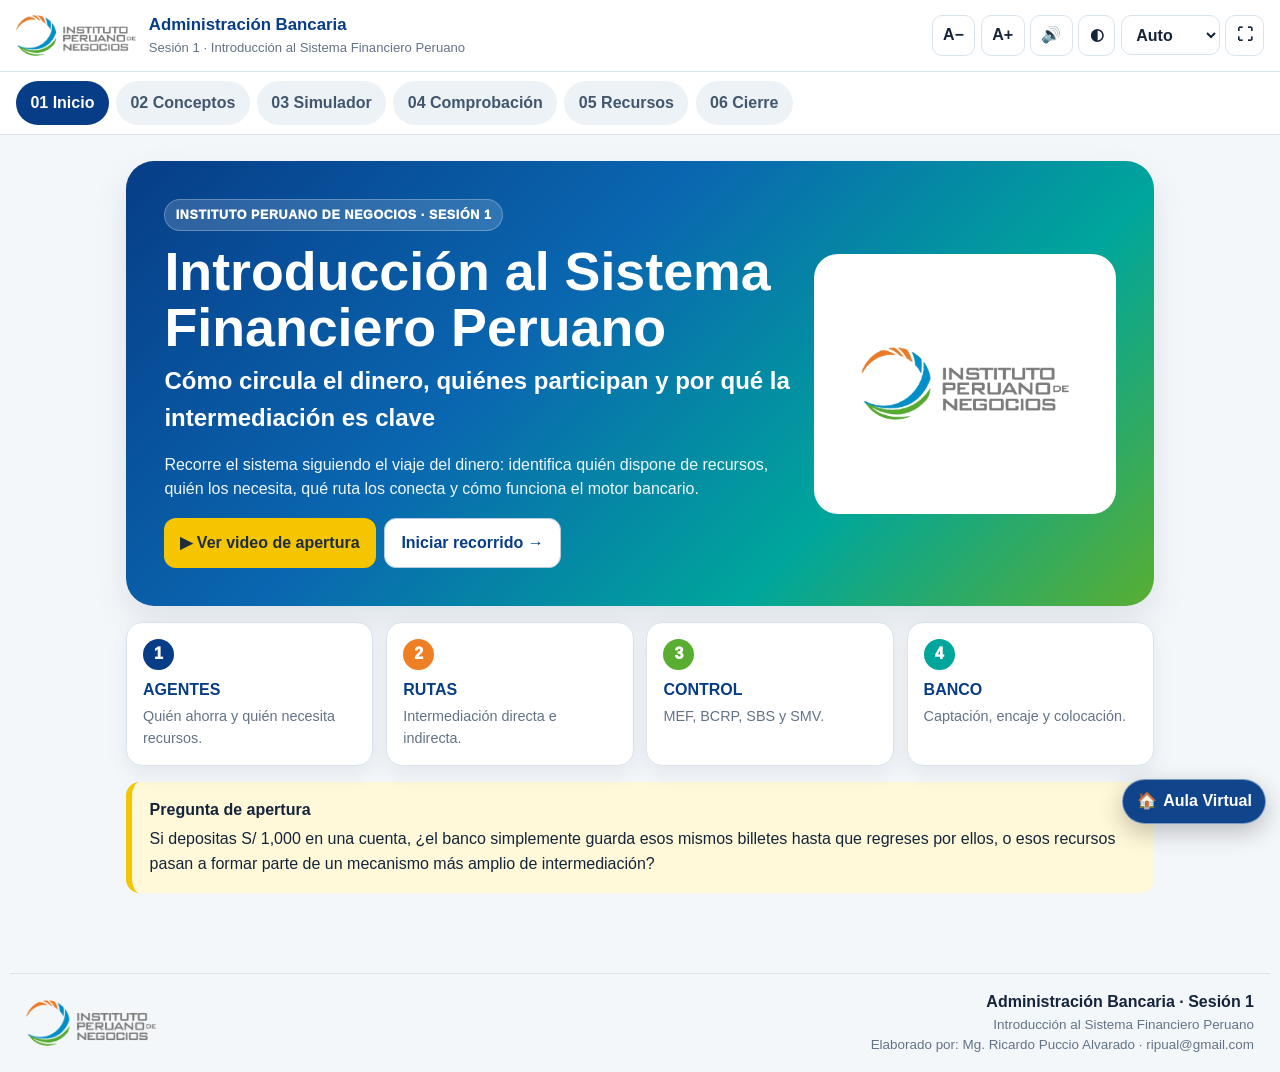
<file: sesion-1/index.html>
﻿<!doctype html>
<html lang="es">
<head>
  <!-- Google tag (gtag.js) -->
  <script async src="https://www.googletagmanager.com/gtag/js?id=G-WSHVF45JFJ"></script>
  <script>
    window.dataLayer = window.dataLayer || [];
    function gtag(){dataLayer.push(arguments);}
    gtag('js', new Date());
    gtag('config', 'G-WSHVF45JFJ');
  </script>
<meta charset="utf-8">
<meta name="viewport" content="width=device-width,initial-scale=1">
<title>Administración Bancaria · Sesión 1 · Instituto Peruano de Negocios</title>
<link rel="stylesheet" href="styles.css">
</head>
<body>
<div class="app-shell">
<header class="topbar">
  <!-- Google tag (gtag.js) -->
  <script async src="https://www.googletagmanager.com/gtag/js?id=G-WSHVF45JFJ"></script>
  <script>
    window.dataLayer = window.dataLayer || [];
    function gtag(){dataLayer.push(arguments);}
    gtag('js', new Date());
    gtag('config', 'G-WSHVF45JFJ');
  </script>
  <div class="brand"><img src="assets/logo_ipn.png" alt="Instituto Peruano de Negocios"><div><strong>Administración Bancaria</strong><span>Sesión 1 · Introducción al Sistema Financiero Peruano</span></div></div>
  <div class="utility">
    <button id="fontMinus" title="Reducir texto">A−</button><button id="fontPlus" title="Aumentar texto">A+</button>
    <button id="soundBtn" title="Sonidos de confirmación">🔊</button><button id="themeBtn" title="Cambiar modo claro / oscuro" aria-pressed="false">◐</button>
    <select id="layoutSelect" title="Modo aula"><option value="auto">Auto</option><option value="16x9">16:9</option><option value="4x3">4:3</option><option value="normal">Normal</option></select>
    <button id="fullBtn" title="Pantalla completa">⛶</button>
  </div>
</header>
<nav class="main-nav" aria-label="Ruta de aprendizaje">
  <button class="nav-item active" data-go="inicio">01 Inicio</button>
  <button class="nav-item" data-go="conceptos">02 Conceptos</button>
  <button class="nav-item" data-go="simulador">03 Simulador</button>
  <button class="nav-item" data-go="comprobacion">04 Comprobación</button>
  <button class="nav-item" data-go="recursos">05 Recursos</button>
  <button class="nav-item" data-go="cierre">06 Cierre</button>
</nav>
<main>
<section class="section active" id="inicio">
  <div class="hero">
    <div class="hero-copy">
      <span class="eyebrow">INSTITUTO PERUANO DE NEGOCIOS · SESIÓN 1</span>
      <h1>Introducción al Sistema Financiero Peruano</h1>
      <h2>Cómo circula el dinero, quiénes participan y por qué la intermediación es clave</h2>
      <p>Recorre el sistema siguiendo el viaje del dinero: identifica quién dispone de recursos, quién los necesita, qué ruta los conecta y cómo funciona el motor bancario.</p>
      <div class="actions"><button class="btn primary" data-open-resource="video-main">▶ Ver video de apertura</button><button class="btn secondary" data-go="conceptos">Iniciar recorrido →</button></div>
    </div>
    <div class="hero-logo"><img src="assets/logo_ipn.png" alt="Instituto Peruano de Negocios"></div>
  </div>
  <div class="opening-grid">
    <div class="opening-card"><span>1</span><strong>AGENTES</strong><p>Quién ahorra y quién necesita recursos.</p></div>
    <div class="opening-card"><span>2</span><strong>RUTAS</strong><p>Intermediación directa e indirecta.</p></div>
    <div class="opening-card"><span>3</span><strong>CONTROL</strong><p>MEF, BCRP, SBS y SMV.</p></div>
    <div class="opening-card"><span>4</span><strong>BANCO</strong><p>Captación, encaje y colocación.</p></div>
  </div>
  <div class="callout"><strong>Pregunta de apertura</strong><p>Si depositas S/ 1,000 en una cuenta, ¿el banco simplemente guarda esos mismos billetes hasta que regreses por ellos, o esos recursos pasan a formar parte de un mecanismo más amplio de intermediación?</p></div>
</section>

<section class="section" id="conceptos">
  <div class="section-head"><div><span class="eyebrow dark">CONCEPTOS ESENCIALES</span><h2>Cuatro tarjetas para construir el mapa</h2><p>Pasa el mouse sobre una tarjeta para verla girar. Haz clic o tócala para abrir el contenido ampliado.</p></div><span class="badge" id="conceptProgress">0 / 4 revisadas</span></div>
  <div class="concept-grid" id="conceptGrid"></div>
</section>

<section class="section" id="simulador">
  <div class="section-head"><div><span class="eyebrow dark">SIMULADOR · SIGUE EL DINERO</span><h2>De los S/ 1,000 de Ana a una decisión de financiamiento</h2><p>Cada paso incluye apoyo visual y, cuando aporta valor, un extracto de audio antes de la pregunta.</p></div><span class="badge" id="simProgress">0 / 5 decisiones</span></div>
  <div class="route-map" id="routeMap">
    <div class="route-node" id="node-ana">Ana<br><small>S/ 1,000</small></div><span>→</span>
    <div class="route-node" id="node-banco">Banco<br><small>captación / reserva</small></div><span>→</span>
    <div class="route-node" id="node-empresa">Talleres Horizonte<br><small>crédito</small></div><span>⇄</span>
    <div class="route-node" id="node-mercado">Mercado de valores<br><small>ruta alternativa</small></div>
  </div>
  <div id="simHost"></div>
  <div class="what-wrap hidden" id="whatWrap">
    <div class="section-subhead"><div><span class="eyebrow dark">EXPLORADOR DE ESCENARIOS</span><h3>¿Qué pasaría si...?</h3><p>Activa una o varias condiciones. No hay una sola combinación correcta: el objetivo es interpretar qué cambia y qué no.</p></div></div>
    <div class="what-options">
      <label><input type="checkbox" value="A"> <strong>A</strong><span>Aumentan los depósitos de los ahorristas.</span></label>
      <label><input type="checkbox" value="B"> <strong>B</strong><span>El banco mantiene una reserva de liquidez mayor.</span></label>
      <label><input type="checkbox" value="C"> <strong>C</strong><span>Talleres Horizonte busca financiamiento mediante valores.</span></label>
    </div>
    <div class="actions"><button class="btn primary" id="analyzeScenario" disabled>Analizar combinación</button><button class="btn ghost" id="clearScenario" disabled>Limpiar</button></div>
    <div id="scenarioResult"></div>
    <div class="detect-card"><div><span class="eyebrow dark">DETECTA EL ERROR</span><h3>Una afirmación parece sencilla, pero es incompleta</h3></div><div id="detectHost"></div></div>
  </div>
</section>

<section class="section" id="comprobacion">
  <div class="section-head"><div><span class="eyebrow dark">COMPROBACIÓN INDIVIDUAL</span><h2>Seis preguntas para verificar comprensión</h2><p>Las preguntas y alternativas se presentan en orden aleatorio. Si fallas el primer intento, tendrás un segundo. Tras un segundo error se activa la Ruta correcta.</p></div><span class="badge" id="quizBadge">Pregunta 1 / 6</span></div>
  <div class="quiz-progress"><span id="quizBar"></span></div>
  <div id="quizHost"></div>
  <div class="score-card hidden" id="scoreCard"><span class="eyebrow dark">RESULTADO</span><h2 id="scoreTitle"></h2><p id="scoreText"></p><button class="btn secondary" id="restartQuiz">Volver a comprobar</button></div>
</section>

<section class="section" id="recursos">
  <div class="section-head"><div><span class="eyebrow dark">RECURSOS DE LA SESIÓN</span><h2>Abre cada material sin salir del programa</h2><p>Todos los recursos se visualizan en una ventana interna y pueden ampliarse. Los materiales visuales incorporan Leer, Explicar, Pausar, Continuar y Detener.</p></div></div>
  <div class="resource-grid" id="resourceGrid"></div>
</section>

<section class="section" id="cierre">
  <div class="closing-card closing-report">
    <span class="eyebrow">CIERRE · INFORME DE SÍNTESIS</span>
    <h2>Comprender el sistema antes de memorizarlo</h2>
    <p class="closing-lead">La sesión deja una idea central: el sistema financiero no es una lista de bancos, siglas o productos. Es un circuito que conecta excedentes con necesidades de financiamiento, mediante rutas distintas y bajo funciones de regulación, supervisión y estabilidad.</p>
    <div class="closing-report-grid">
      <div><strong>1. Actores</strong><p>Primero identifica quién dispone de recursos y quién los necesita. Esa relación explica la lógica del mercado financiero.</p></div>
      <div><strong>2. Rutas</strong><p>Si una entidad financiera capta y coloca recursos, hablamos de intermediación indirecta. Si inversionistas adquieren valores del emisor, la ruta es directa.</p></div>
      <div><strong>3. Motor bancario</strong><p>Captación, encaje o reserva y colocación forman una secuencia. El depósito representa una obligación para el banco; el préstamo, un derecho de cobro.</p></div>
      <div><strong>4. Control</strong><p>MEF, BCRP, SBS y SMV cumplen funciones distintas. Comprender el ámbito de cada uno evita memorizar siglas sin criterio.</p></div>
    </div>
    <div class="closing-flow"><span>¿Quién tiene recursos?</span><b>→</b><span>¿Quién los necesita?</span><b>→</b><span>¿Qué ruta los conecta?</span><b>→</b><span>¿Qué institución u organismo interviene?</span></div>
    <figure class="closing-infographic" data-open-resource="infographic"><img src="assets/infografia_sistema_financiero_limpia.png" alt="Síntesis visual del Sistema Financiero Peruano"><figcaption>Haz clic en la infografía para ampliarla y utilizar Leer / Explicar.</figcaption></figure>
    <div class="closing-conclusion"><strong>Conclusión final</strong><p>Una decisión financiera se interpreta mejor cuando se sigue el recorrido del dinero. Antes de concluir, conviene separar actor, ruta, instrumento y función institucional. Esa lectura permite distinguir captación de colocación, operación pasiva de activa e intermediación indirecta de directa, y convierte conceptos aislados en un mapa coherente del Sistema Financiero Peruano.</p></div>
    <div class="actions"><button class="btn secondary" data-open-resource="infographic">Ver síntesis visual ampliada</button><button class="btn secondary" data-go="recursos">Abrir recursos</button></div>
  </div>
</section>
</main>
<footer class="program-footer"><img src="assets/logo_ipn.png" alt="Instituto Peruano de Negocios"><div><strong>Administración Bancaria · Sesión 1</strong><span>Introducción al Sistema Financiero Peruano</span><span>Elaborado por: Mg. Ricardo Puccio Alvarado · ripual@gmail.com</span></div></footer>
</div>
<button id="aulaHomeBtn" class="aula-home-btn" type="button" title="Volver al Aula Virtual" aria-label="Volver al Aula Virtual">🏠 <span>Aula Virtual</span></button>

<dialog class="modal" id="conceptModal">
  <div class="modal-shell concept-shell">
    <header class="modal-header">
  <!-- Google tag (gtag.js) -->
  <script async src="https://www.googletagmanager.com/gtag/js?id=G-WSHVF45JFJ"></script>
  <script>
    window.dataLayer = window.dataLayer || [];
    function gtag(){dataLayer.push(arguments);}
    gtag('js', new Date());
    gtag('config', 'G-WSHVF45JFJ');
  </script><div><span class="modal-kicker" id="conceptKicker"></span><h2 id="conceptTitle"></h2></div><button class="modal-close" data-close="conceptModal" aria-label="Cerrar">×</button></header>
    <div class="modal-scroll" id="conceptBody"></div>
    <footer class="modal-footer"><div class="modal-nav"><button id="prevConcept">← Anterior</button><span id="conceptCounter"></span><button id="nextConcept">Siguiente →</button></div></footer>
  </div>
</dialog>

<dialog class="modal" id="resourceModal">
  <div class="modal-shell resource-shell" id="resourceShell">
    <header class="modal-header">
  <!-- Google tag (gtag.js) -->
  <script async src="https://www.googletagmanager.com/gtag/js?id=G-WSHVF45JFJ"></script>
  <script>
    window.dataLayer = window.dataLayer || [];
    function gtag(){dataLayer.push(arguments);}
    gtag('js', new Date());
    gtag('config', 'G-WSHVF45JFJ');
  </script><div><span class="modal-kicker" id="resourceType"></span><h2 id="resourceTitle"></h2></div><div class="header-actions"><button id="resourceFull" title="Pantalla completa">⛶</button><button class="modal-close" data-close="resourceModal">×</button></div></header>
    <div class="resource-body" id="resourceBody"></div>
    <footer class="modal-footer resource-footer" id="resourceFooter"></footer>
  </div>
</dialog>


<dialog class="modal video-modal" id="videoModal">
  <div class="video-float-shell" id="videoFloatShell">
    <button class="video-float-close" type="button" data-close="videoModal" aria-label="Cerrar video">×</button>
    <video id="floatingVideo" controls preload="metadata"></video>
  </div>
</dialog>

<dialog class="modal image-modal" id="imageModal"><div class="image-shell"><button class="modal-close image-close" data-close="imageModal">×</button><img id="imageModalImg" alt="Vista ampliada"></div></dialog>
<div class="toast" id="toast" aria-live="polite"></div>
<script src="data.js"></script>
<script src="resource_texts.js"></script>
<script src="app.js"></script>
</body>
</html>
</file>
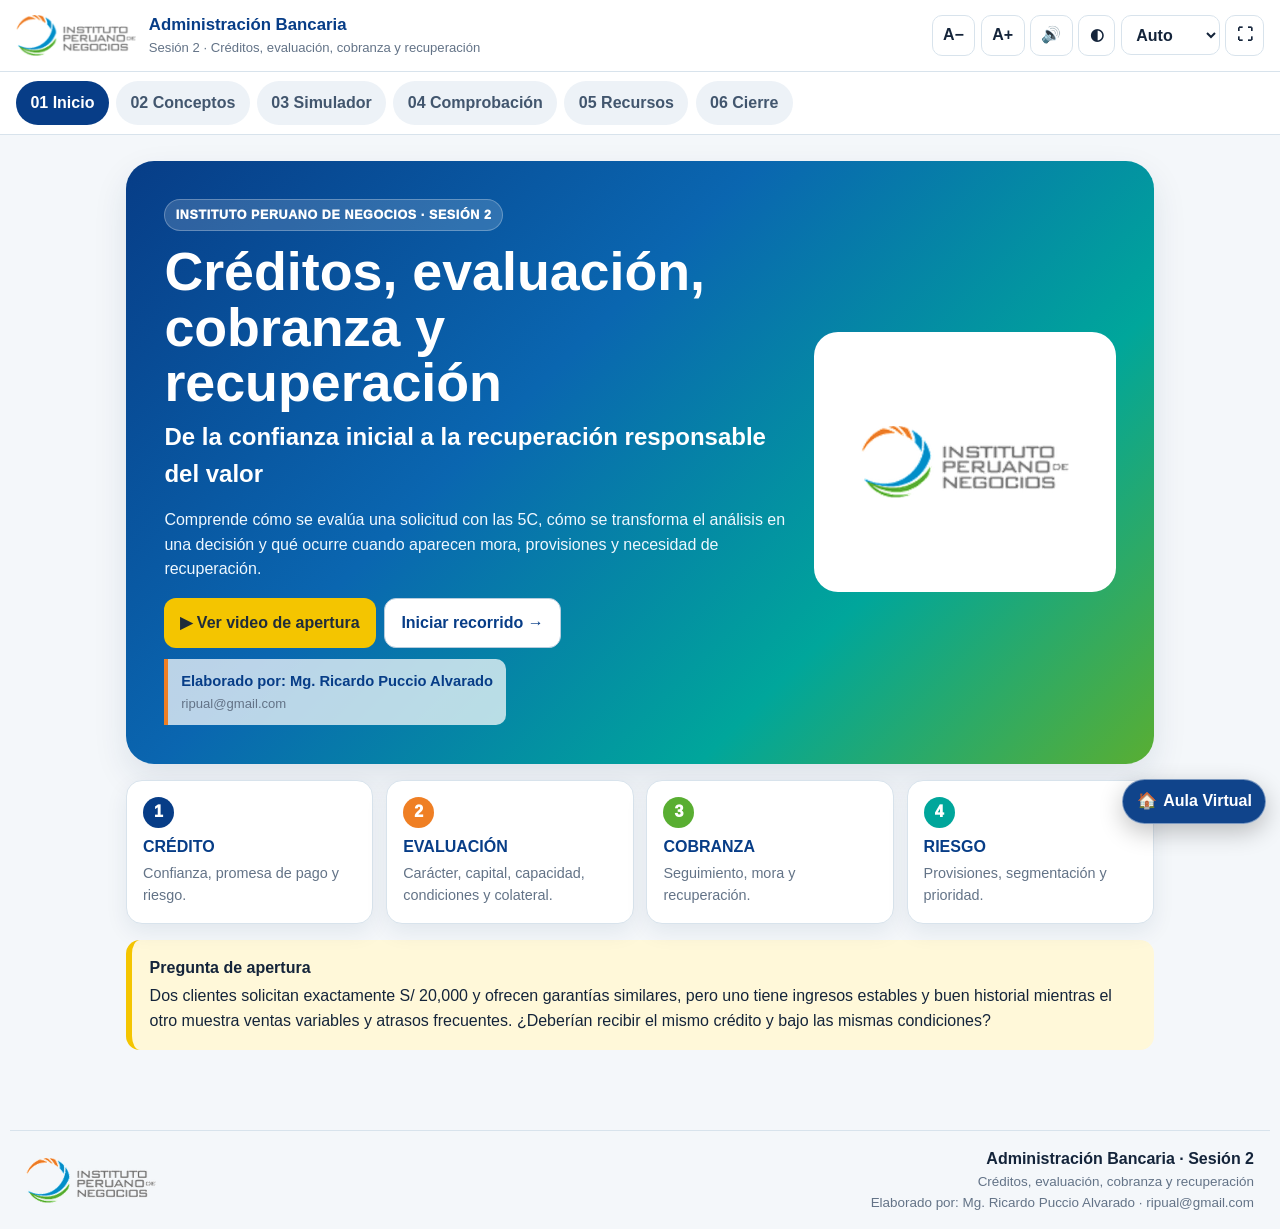
<file: sesion-2/index.html>
﻿<!doctype html>
<html lang="es">
<head>
  <!-- Google tag (gtag.js) -->
  <script async src="https://www.googletagmanager.com/gtag/js?id=G-WSHVF45JFJ"></script>
  <script>
    window.dataLayer = window.dataLayer || [];
    function gtag(){dataLayer.push(arguments);}
    gtag('js', new Date());
    gtag('config', 'G-WSHVF45JFJ');
  </script>
<meta charset="utf-8">
<meta name="viewport" content="width=device-width,initial-scale=1">
<title>Administración Bancaria · Sesión 2 · Instituto Peruano de Negocios</title>
<link rel="stylesheet" href="styles.css">
</head>
<body>
<div class="app-shell">
<header class="topbar">
  <!-- Google tag (gtag.js) -->
  <script async src="https://www.googletagmanager.com/gtag/js?id=G-WSHVF45JFJ"></script>
  <script>
    window.dataLayer = window.dataLayer || [];
    function gtag(){dataLayer.push(arguments);}
    gtag('js', new Date());
    gtag('config', 'G-WSHVF45JFJ');
  </script>
  <div class="brand"><img src="assets/logo_ipn.png" alt="Instituto Peruano de Negocios"><div><strong>Administración Bancaria</strong><span>Sesión 2 · Créditos, evaluación, cobranza y recuperación</span></div></div>
  <div class="utility">
    <button id="fontMinus" title="Reducir texto">A−</button><button id="fontPlus" title="Aumentar texto">A+</button>
    <button id="soundBtn" title="Sonidos de confirmación">🔊</button><button id="themeBtn" title="Cambiar modo claro / oscuro" aria-pressed="false">◐</button>
    <select id="layoutSelect" title="Modo aula"><option value="auto">Auto</option><option value="16x9">16:9</option><option value="4x3">4:3</option><option value="normal">Normal</option></select>
    <button id="fullBtn" title="Pantalla completa">⛶</button>
  </div>
</header>
<nav class="main-nav" aria-label="Ruta de aprendizaje">
  <button class="nav-item active" data-go="inicio">01 Inicio</button>
  <button class="nav-item" data-go="conceptos">02 Conceptos</button>
  <button class="nav-item" data-go="simulador">03 Simulador</button>
  <button class="nav-item" data-go="comprobacion">04 Comprobación</button>
  <button class="nav-item" data-go="recursos">05 Recursos</button>
  <button class="nav-item" data-go="cierre">06 Cierre</button>
</nav>
<main>
<section class="section active" id="inicio">
  <div class="hero">
    <div class="hero-copy">
      <span class="eyebrow">INSTITUTO PERUANO DE NEGOCIOS · SESIÓN 2</span>
      <h1>Créditos, evaluación, cobranza y recuperación</h1>
      <h2>De la confianza inicial a la recuperación responsable del valor</h2>
      <p>Comprende cómo se evalúa una solicitud con las 5C, cómo se transforma el análisis en una decisión y qué ocurre cuando aparecen mora, provisiones y necesidad de recuperación.</p>
      <div class="actions"><button class="btn primary" data-open-resource="video-main">▶ Ver video de apertura</button><button class="btn secondary" data-go="conceptos">Iniciar recorrido →</button></div>
      <div class="author-credit"><strong>Elaborado por: Mg. Ricardo Puccio Alvarado</strong><span>ripual@gmail.com</span></div>
    </div>
    <div class="hero-logo"><img src="assets/logo_ipn.png" alt="Instituto Peruano de Negocios"></div>
  </div>
  <div class="opening-grid">
    <div class="opening-card"><span>1</span><strong>CRÉDITO</strong><p>Confianza, promesa de pago y riesgo.</p></div>
    <div class="opening-card"><span>2</span><strong>EVALUACIÓN</strong><p>Carácter, capital, capacidad, condiciones y colateral.</p></div>
    <div class="opening-card"><span>3</span><strong>COBRANZA</strong><p>Seguimiento, mora y recuperación.</p></div>
    <div class="opening-card"><span>4</span><strong>RIESGO</strong><p>Provisiones, segmentación y prioridad.</p></div>
  </div>
  <div class="callout"><strong>Pregunta de apertura</strong><p>Dos clientes solicitan exactamente S/ 20,000 y ofrecen garantías similares, pero uno tiene ingresos estables y buen historial mientras el otro muestra ventas variables y atrasos frecuentes. ¿Deberían recibir el mismo crédito y bajo las mismas condiciones?</p></div>
</section>

<section class="section" id="conceptos">
  <div class="section-head"><div><span class="eyebrow dark">CONCEPTOS ESENCIALES</span><h2>Cuatro tarjetas para construir el criterio crediticio</h2><p>Pasa el mouse sobre una tarjeta para verla girar. Haz clic o tócala para abrir el contenido ampliado.</p></div><span class="badge" id="conceptProgress">0 / 4 revisadas</span></div>
  <div class="concept-grid" id="conceptGrid"></div>
</section>

<section class="section" id="simulador">
  <div class="section-head"><div><span class="eyebrow dark">SIMULADOR · ¿OTORGAMOS EL CRÉDITO?</span><h2>María y Panadería Horizonte</h2><p>Evalúa el caso paso a paso. Las ayudas visuales y de audio aparecen antes de la decisión para que puedas construir el razonamiento.</p></div><span class="badge" id="simProgress">0 / 5 decisiones</span></div>
  <div class="route-map" id="routeMap">
    <div class="route-node" id="node-maria">María<br><small>solicita S/ 20,000</small></div><span>→</span>
    <div class="route-node" id="node-evaluacion">Evaluación 5C<br><small>evidencia y flujo</small></div><span>→</span>
    <div class="route-node" id="node-decision">Decisión<br><small>monto / plazo / riesgo</small></div><span>→</span>
    <div class="route-node" id="node-seguimiento">Seguimiento<br><small>mora y recuperación</small></div>
  </div>
  <div id="simHost"></div>
  <div class="what-wrap hidden" id="whatWrap">
    <div class="section-subhead"><div><span class="eyebrow dark">EXPLORADOR DE ESCENARIOS</span><h3>¿Qué pasaría si...?</h3><p>Activa una o varias condiciones. El objetivo es observar cómo cambia la evaluación cuando se modifica capacidad, carácter o colateral.</p></div></div>
    <div class="what-options">
      <label><input type="checkbox" value="A"> <strong>A</strong><span>Las ventas de Panadería Horizonte caen 25 %.</span></label>
      <label><input type="checkbox" value="B"> <strong>B</strong><span>Aparecen atrasos anteriores que María no había informado.</span></label>
      <label><input type="checkbox" value="C"> <strong>C</strong><span>La garantía ofrecida aumenta de valor hasta S/ 25,000.</span></label>
    </div>
    <div class="actions"><button class="btn primary" id="analyzeScenario" disabled>Analizar combinación</button><button class="btn ghost" id="clearScenario" disabled>Limpiar</button></div>
    <div id="scenarioResult"></div>
    <div class="detect-card"><div><span class="eyebrow dark">DETECTA EL ERROR</span><h3>Una garantía alta no responde todas las preguntas</h3></div><div id="detectHost"></div></div>
  </div>
</section>

<section class="section" id="comprobacion">
  <div class="section-head"><div><span class="eyebrow dark">COMPROBACIÓN INDIVIDUAL</span><h2>Seis preguntas para verificar comprensión</h2><p>Las preguntas y alternativas se presentan en orden aleatorio. Si fallas el primer intento, tendrás un segundo. Tras un segundo error se activa la Ruta correcta.</p></div><span class="badge" id="quizBadge">Pregunta 1 / 6</span></div>
  <div class="quiz-progress"><span id="quizBar"></span></div>
  <div id="quizHost"></div>
  <div class="score-card hidden" id="scoreCard"><span class="eyebrow dark">RESULTADO</span><h2 id="scoreTitle"></h2><p id="scoreText"></p><button class="btn secondary" id="restartQuiz">Volver a comprobar</button></div>
</section>

<section class="section" id="recursos">
  <div class="section-head"><div><span class="eyebrow dark">RECURSOS DE LA SESIÓN</span><h2>Abre cada material sin salir del programa</h2><p>PPT, artículo, infografía, videos y audio se visualizan dentro del programa. Los materiales visuales incorporan Leer, Explicar, Pausar, Continuar y Detener.</p></div></div>
  <div class="resource-grid" id="resourceGrid"></div>
</section>

<section class="section" id="cierre">
  <div class="closing-card closing-report">
    <span class="eyebrow">CIERRE · INFORME DE SÍNTESIS</span>
    <h2>El crédito se administra antes, durante y después del desembolso</h2>
    <p class="closing-lead">La sesión muestra que prestar no consiste solamente en entregar dinero. La calidad del crédito nace en la evaluación, se sostiene con seguimiento y se protege mediante una recuperación oportuna, proporcional y respetuosa de las reglas.</p>
    <div class="closing-report-grid">
      <div><strong>1. Evaluar</strong><p>Las 5C obligan a separar voluntad, capacidad, respaldo y entorno. Una sola señal positiva no sustituye el análisis integral.</p></div>
      <div><strong>2. Diseñar</strong><p>Monto, plazo y cuota deben ser compatibles con el flujo real. Evaluar también significa ajustar la estructura para no forzar una operación.</p></div>
      <div><strong>3. Seguir y cobrar</strong><p>La cobranza forma parte del ciclo desde el inicio. Actuar temprano permite comprender causas y conservar más alternativas de recuperación.</p></div>
      <div><strong>4. Proteger</strong><p>Morosidad, provisiones y segmentación ayudan a medir impacto y a priorizar dónde la institución debe concentrar sus recursos.</p></div>
    </div>
    <div class="closing-flow"><span>¿Quiere pagar?</span><b>→</b><span>¿Puede pagar?</span><b>→</b><span>¿Qué respaldo existe?</span><b>→</b><span>¿Qué cambia si aparece mora?</span></div>
    <figure class="closing-infographic" data-open-resource="infographic"><img src="assets/infografia_riesgo_crediticio.png" alt="Síntesis visual de gestión del riesgo crediticio"><figcaption>Haz clic en la infografía para ampliarla y utilizar Leer / Explicar.</figcaption></figure>
    <div class="closing-conclusion"><strong>Conclusión final</strong><p>Un buen crédito no termina cuando se desembolsa. Empieza con una evaluación que distingue carácter, capacidad, capital, condiciones y colateral; continúa con políticas y seguimiento que detectan señales a tiempo; y se completa cuando el valor retorna sin convertir la cobranza en una reacción tardía. Para administrar cartera con criterio, no basta saber quién está atrasado: hay que entender por qué, cuánto riesgo representa, qué impacto puede generar y qué acción proporcional protege mejor a la institución y al cliente.</p></div>
    <div class="actions"><button class="btn secondary" data-open-resource="infographic">Ver síntesis visual ampliada</button><button class="btn secondary" data-go="recursos">Abrir recursos</button></div>
  </div>
</section>
</main>
<footer class="program-footer"><img src="assets/logo_ipn.png" alt="Instituto Peruano de Negocios"><div><strong>Administración Bancaria · Sesión 2</strong><span>Créditos, evaluación, cobranza y recuperación</span><span>Elaborado por: Mg. Ricardo Puccio Alvarado · ripual@gmail.com</span></div></footer>
</div>
<button id="aulaHomeBtn" class="aula-home-btn" type="button" title="Volver al Aula Virtual" aria-label="Volver al Aula Virtual">🏠 <span>Aula Virtual</span></button>

<dialog class="modal" id="conceptModal">
  <div class="modal-shell concept-shell">
    <header class="modal-header">
  <!-- Google tag (gtag.js) -->
  <script async src="https://www.googletagmanager.com/gtag/js?id=G-WSHVF45JFJ"></script>
  <script>
    window.dataLayer = window.dataLayer || [];
    function gtag(){dataLayer.push(arguments);}
    gtag('js', new Date());
    gtag('config', 'G-WSHVF45JFJ');
  </script><div><span class="modal-kicker" id="conceptKicker"></span><h2 id="conceptTitle"></h2></div><button class="modal-close" data-close="conceptModal" aria-label="Cerrar">×</button></header>
    <div class="modal-scroll" id="conceptBody"></div>
    <footer class="modal-footer"><div class="modal-nav"><button id="prevConcept">← Anterior</button><span id="conceptCounter"></span><button id="nextConcept">Siguiente →</button></div></footer>
  </div>
</dialog>

<dialog class="modal" id="resourceModal">
  <div class="modal-shell resource-shell" id="resourceShell">
    <header class="modal-header">
  <!-- Google tag (gtag.js) -->
  <script async src="https://www.googletagmanager.com/gtag/js?id=G-WSHVF45JFJ"></script>
  <script>
    window.dataLayer = window.dataLayer || [];
    function gtag(){dataLayer.push(arguments);}
    gtag('js', new Date());
    gtag('config', 'G-WSHVF45JFJ');
  </script><div><span class="modal-kicker" id="resourceType"></span><h2 id="resourceTitle"></h2></div><div class="header-actions"><button id="resourceFull" title="Pantalla completa">⛶</button><button class="modal-close" data-close="resourceModal">×</button></div></header>
    <div class="resource-body" id="resourceBody"></div>
    <footer class="modal-footer resource-footer" id="resourceFooter"></footer>
  </div>
</dialog>

<dialog class="modal video-modal" id="videoModal">
  <div class="video-float-shell" id="videoFloatShell">
    <button class="video-float-close" type="button" data-close="videoModal" aria-label="Cerrar video">×</button>
    <video id="floatingVideo" controls preload="metadata"></video>
  </div>
</dialog>

<dialog class="modal image-modal" id="imageModal"><div class="image-shell"><button class="modal-close image-close" data-close="imageModal">×</button><img id="imageModalImg" alt="Vista ampliada"></div></dialog>
<div class="toast" id="toast" aria-live="polite"></div>
<script src="data.js"></script>
<script src="resource_texts.js"></script>
<script src="app.js"></script>
</body>
</html>
</file>
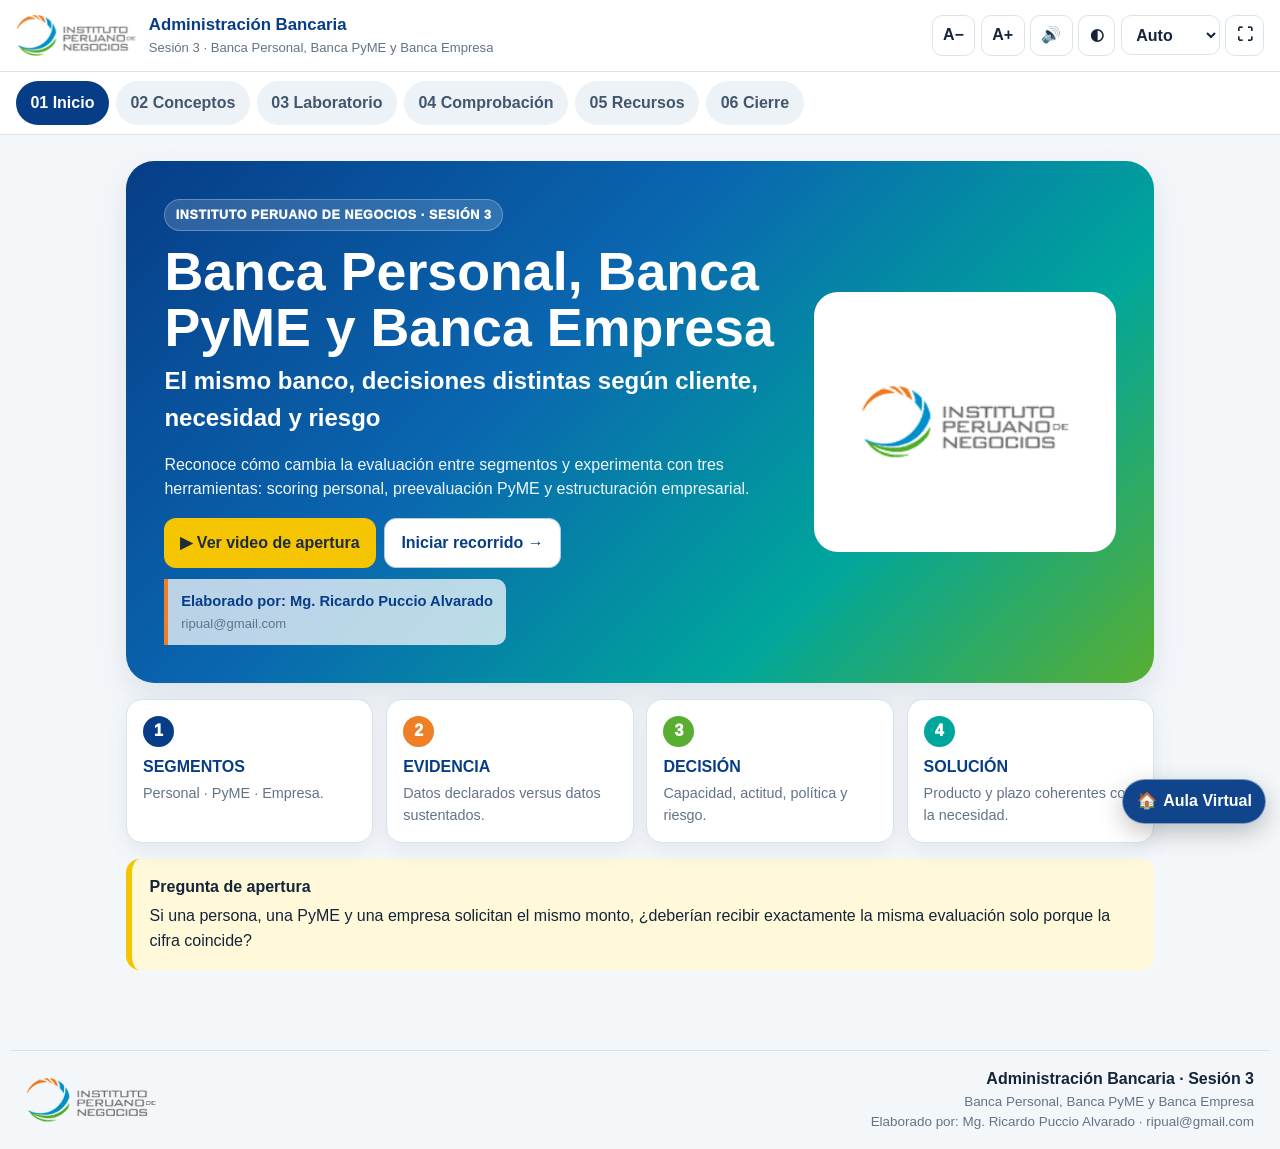
<file: sesion-3/index.html>
﻿<!doctype html>
<html lang="es">
<head>
  <!-- Google tag (gtag.js) -->
  <script async src="https://www.googletagmanager.com/gtag/js?id=G-WSHVF45JFJ"></script>
  <script>
    window.dataLayer = window.dataLayer || [];
    function gtag(){dataLayer.push(arguments);}
    gtag('js', new Date());
    gtag('config', 'G-WSHVF45JFJ');
  </script>
<meta charset="utf-8">
<meta name="viewport" content="width=device-width,initial-scale=1">
<title>Administración Bancaria · Sesión 3 · Instituto Peruano de Negocios</title>
<link rel="stylesheet" href="styles.css">
</head>
<body>
<div class="app-shell">
<header class="topbar">
  <!-- Google tag (gtag.js) -->
  <script async src="https://www.googletagmanager.com/gtag/js?id=G-WSHVF45JFJ"></script>
  <script>
    window.dataLayer = window.dataLayer || [];
    function gtag(){dataLayer.push(arguments);}
    gtag('js', new Date());
    gtag('config', 'G-WSHVF45JFJ');
  </script>
  <div class="brand"><img src="assets/logo_ipn.png" alt="Instituto Peruano de Negocios"><div><strong>Administración Bancaria</strong><span>Sesión 3 · Banca Personal, Banca PyME y Banca Empresa</span></div></div>
  <div class="utility">
    <button id="fontMinus" title="Reducir texto">A−</button><button id="fontPlus" title="Aumentar texto">A+</button>
    <button id="soundBtn" title="Sonidos de confirmación">🔊</button><button id="themeBtn" title="Cambiar modo claro / oscuro" aria-pressed="false">◐</button>
    <select id="layoutSelect" title="Modo aula"><option value="auto">Auto</option><option value="16x9">16:9</option><option value="4x3">4:3</option><option value="normal">Normal</option></select>
    <button id="fullBtn" title="Pantalla completa">⛶</button>
  </div>
</header>
<nav class="main-nav" aria-label="Ruta de aprendizaje">
  <button class="nav-item active" data-go="inicio">01 Inicio</button>
  <button class="nav-item" data-go="conceptos">02 Conceptos</button>
  <button class="nav-item" data-go="simulador">03 Laboratorio</button>
  <button class="nav-item" data-go="comprobacion">04 Comprobación</button>
  <button class="nav-item" data-go="recursos">05 Recursos</button>
  <button class="nav-item" data-go="cierre">06 Cierre</button>
</nav>
<main>
<section class="section active" id="inicio">
  <div class="hero">
    <div class="hero-copy">
      <span class="eyebrow">INSTITUTO PERUANO DE NEGOCIOS · SESIÓN 3</span>
      <h1>Banca Personal, Banca PyME y Banca Empresa</h1>
      <h2>El mismo banco, decisiones distintas según cliente, necesidad y riesgo</h2>
      <p>Reconoce cómo cambia la evaluación entre segmentos y experimenta con tres herramientas: scoring personal, preevaluación PyME y estructuración empresarial.</p>
      <div class="actions"><button class="btn primary" data-open-resource="video-main">▶ Ver video de apertura</button><button class="btn secondary" data-go="conceptos">Iniciar recorrido →</button></div>
      <div class="author-credit"><strong>Elaborado por: Mg. Ricardo Puccio Alvarado</strong><span>ripual@gmail.com</span></div>
    </div>
    <div class="hero-logo"><img src="assets/logo_ipn.png" alt="Instituto Peruano de Negocios"></div>
  </div>
  <div class="opening-grid">
    <div class="opening-card"><span>1</span><strong>SEGMENTOS</strong><p>Personal · PyME · Empresa.</p></div>
    <div class="opening-card"><span>2</span><strong>EVIDENCIA</strong><p>Datos declarados versus datos sustentados.</p></div>
    <div class="opening-card"><span>3</span><strong>DECISIÓN</strong><p>Capacidad, actitud, política y riesgo.</p></div>
    <div class="opening-card"><span>4</span><strong>SOLUCIÓN</strong><p>Producto y plazo coherentes con la necesidad.</p></div>
  </div>
  <div class="callout"><strong>Pregunta de apertura</strong><p>Si una persona, una PyME y una empresa solicitan el mismo monto, ¿deberían recibir exactamente la misma evaluación solo porque la cifra coincide?</p></div>
</section>

<section class="section" id="conceptos">
  <div class="section-head"><div><span class="eyebrow dark">CONCEPTOS ESENCIALES</span><h2>Cuatro tarjetas para entender cómo decide el banco</h2><p>Pasa el mouse sobre cada tarjeta para verla girar. Haz clic o tócala para abrir el contenido ampliado.</p></div><span class="badge" id="conceptProgress">0 / 4 revisadas</span></div>
  <div class="concept-grid" id="conceptGrid"></div>
</section>

<section class="section" id="simulador">
  <div class="section-head"><div><span class="eyebrow dark">LABORATORIO DE EVALUACIÓN BANCARIA</span><h2>El mismo cliente puede recibir decisiones diferentes</h2><p>Ingresa datos, identifica la evidencia que los respalda y compara cómo cambia la decisión bajo tres apetitos de riesgo. Las ponderaciones son académicas y configurables; no representan políticas reales de una entidad.</p></div><span class="badge">3 herramientas</span></div>
  <div class="lab-disclaimer"><strong>Importante:</strong> un score o una precalificación no equivalen por sí solos a aprobación definitiva ni a desembolso. La decisión integra información cuantitativa, cualitativa, documental y las políticas aplicables.</div>
  <div class="lab-tabs" role="tablist">
    <button class="lab-tab active" data-lab="personal">👤 Scoring Personal</button>
    <button class="lab-tab" data-lab="pyme">🏪 Preevaluador PyME</button>
    <button class="lab-tab" data-lab="empresa">🏢 Evaluador Empresa</button>
  </div>
  <div id="labHost"></div>
</section>

<section class="section" id="comprobacion">
  <div class="section-head"><div><span class="eyebrow dark">COMPROBACIÓN INDIVIDUAL</span><h2>Seis preguntas para verificar comprensión</h2><p>Las alternativas se barajan en cada ejecución. Si fallas el primer intento, tendrás un segundo; tras un segundo error se activa la Ruta correcta.</p></div><span class="badge" id="quizBadge">Pregunta 1 / 6</span></div>
  <div class="quiz-progress"><span id="quizBar"></span></div>
  <div id="quizHost"></div>
  <div class="score-card hidden" id="scoreCard"><span class="eyebrow dark">RESULTADO</span><h2 id="scoreTitle"></h2><p id="scoreText"></p><button class="btn secondary" id="restartQuiz">Volver a comprobar</button></div>
</section>

<section class="section" id="recursos">
  <div class="section-head"><div><span class="eyebrow dark">RECURSOS DE LA SESIÓN</span><h2>Abre cada material sin salir del programa</h2><p>PPT, artículo, infografía, videos y audio se visualizan dentro del programa. Los materiales visuales incluyen Leer, Explicar, Pausar, Continuar y Detener.</p></div></div>
  <div class="resource-grid" id="resourceGrid"></div>
</section>

<section class="section" id="cierre">
  <div class="closing-card closing-report">
    <span class="eyebrow">CIERRE · INFORME DE SÍNTESIS</span>
    <h2>Una decisión crediticia no nace de un solo número</h2>
    <p class="closing-lead">La segmentación define cómo mirar al cliente; la evidencia indica cuánto podemos confiar en los datos; el apetito de riesgo cambia ponderaciones y umbrales; y la validación cualitativa puede confirmar o modificar una precalificación numérica.</p>
    <div class="closing-report-grid">
      <div><strong>1. Segmenta</strong><p>Personal, PyME y Empresa requieren lógicas de evaluación distintas porque cambian la fuente de pago, la complejidad y el destino.</p></div>
      <div><strong>2. Sustenta</strong><p>Un dato declarado gana valor cuando puede verificarse mediante boletas, recibos, historial, ventas, patrimonio u otra evidencia pertinente.</p></div>
      <div><strong>3. Compara</strong><p>El mismo cliente puede aprobar bajo una política y no bajo otra. No cambió el cliente: cambió la tolerancia y la ponderación del riesgo.</p></div>
      <div><strong>4. Integra</strong><p>Los números no reemplazan carácter, consistencia ni juicio crediticio. Precalificar no significa desembolsar automáticamente.</p></div>
    </div>
    <figure class="closing-infographic" data-open-resource="infographic"><img src="assets/infografia_banca_pyme.png" alt="Infografía de evaluación y soluciones de Banca PyME"><figcaption>Haz clic para ampliar la síntesis visual y utilizar Leer / Explicar.</figcaption></figure>
    <div class="closing-conclusion"><strong>Conclusión final</strong><p>Una buena evaluación bancaria conecta tres preguntas: ¿quién es el cliente?, ¿qué evidencia demuestra que puede y quiere cumplir?, y ¿qué solución financiera corresponde a su necesidad y al riesgo que la entidad está dispuesta a asumir? El scoring ayuda, pero no decide solo; la documentación valida, el carácter aporta la dimensión cualitativa y la política de riesgo define los límites. Por eso dos entidades pueden observar al mismo cliente y llegar a decisiones distintas sin que una evaluación sea necesariamente idéntica a la otra.</p></div>
    <div class="actions"><button class="btn secondary" data-open-resource="infographic">Ver síntesis visual ampliada</button><button class="btn secondary" data-go="recursos">Abrir recursos</button></div>
  </div>
</section>
</main>
<footer class="program-footer"><img src="assets/logo_ipn.png" alt="Instituto Peruano de Negocios"><div><strong>Administración Bancaria · Sesión 3</strong><span>Banca Personal, Banca PyME y Banca Empresa</span><span>Elaborado por: Mg. Ricardo Puccio Alvarado · ripual@gmail.com</span></div></footer>
</div>
<button id="aulaHomeBtn" class="aula-home-btn" type="button" title="Volver al Aula Virtual" aria-label="Volver al Aula Virtual">🏠 <span>Aula Virtual</span></button>

<dialog class="modal" id="conceptModal">
  <div class="modal-shell concept-shell">
    <header class="modal-header">
  <!-- Google tag (gtag.js) -->
  <script async src="https://www.googletagmanager.com/gtag/js?id=G-WSHVF45JFJ"></script>
  <script>
    window.dataLayer = window.dataLayer || [];
    function gtag(){dataLayer.push(arguments);}
    gtag('js', new Date());
    gtag('config', 'G-WSHVF45JFJ');
  </script><div><span class="modal-kicker" id="conceptKicker"></span><h2 id="conceptTitle"></h2></div><button class="modal-close" data-close="conceptModal" aria-label="Cerrar">×</button></header>
    <div class="modal-scroll" id="conceptBody"></div>
    <footer class="modal-footer"><div class="modal-nav"><button id="prevConcept">← Anterior</button><span id="conceptCounter"></span><button id="nextConcept">Siguiente →</button></div></footer>
  </div>
</dialog>

<dialog class="modal" id="resourceModal">
  <div class="modal-shell resource-shell" id="resourceShell">
    <header class="modal-header">
  <!-- Google tag (gtag.js) -->
  <script async src="https://www.googletagmanager.com/gtag/js?id=G-WSHVF45JFJ"></script>
  <script>
    window.dataLayer = window.dataLayer || [];
    function gtag(){dataLayer.push(arguments);}
    gtag('js', new Date());
    gtag('config', 'G-WSHVF45JFJ');
  </script><div><span class="modal-kicker" id="resourceType"></span><h2 id="resourceTitle"></h2></div><div class="header-actions"><button id="resourceFull" title="Pantalla completa">⛶</button><button class="modal-close" data-close="resourceModal">×</button></div></header>
    <div class="resource-body" id="resourceBody"></div>
    <footer class="modal-footer resource-footer" id="resourceFooter"></footer>
  </div>
</dialog>
<dialog class="modal video-modal" id="videoModal"><div class="video-float-shell"><button class="video-float-close" type="button" data-close="videoModal">×</button><video id="floatingVideo" controls preload="metadata"></video></div></dialog>
<dialog class="modal image-modal" id="imageModal"><div class="image-shell"><button class="modal-close image-close" data-close="imageModal">×</button><img id="imageModalImg" alt="Vista ampliada"></div></dialog>
<div class="toast" id="toast" aria-live="polite"></div>
<script src="data.js"></script>
<script src="resource_texts.js"></script>
<script src="app.js"></script>
</body>
</html>
</file>
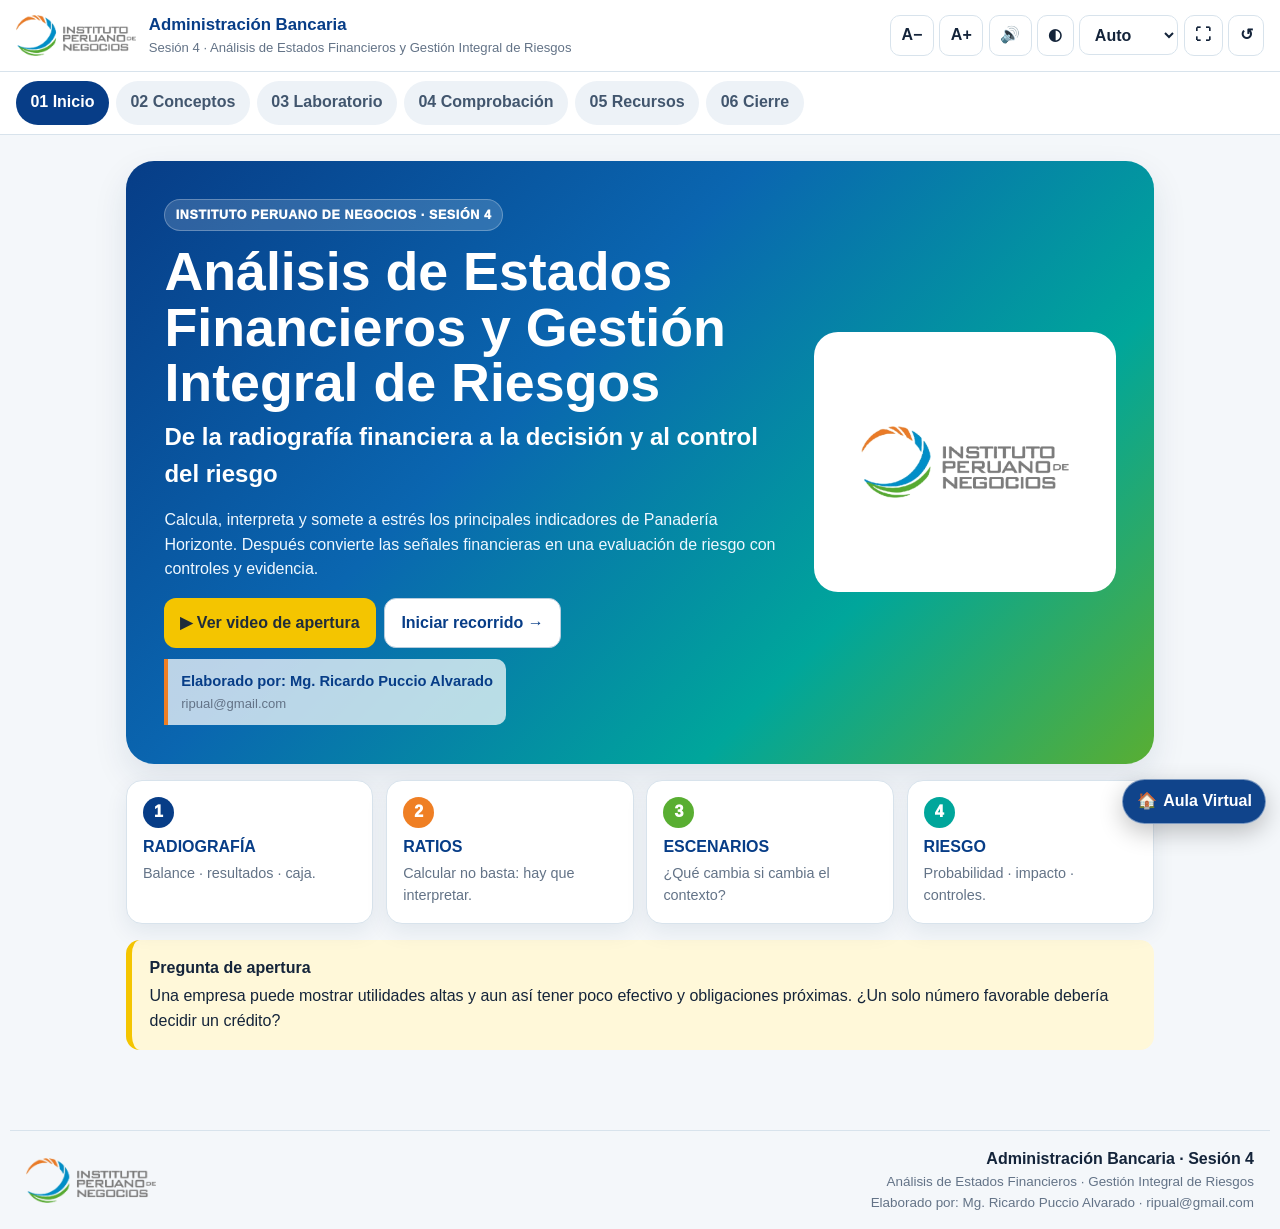
<file: sesion-4/index.html>
﻿<!doctype html>
<html lang="es">
<head>
  <!-- Google tag (gtag.js) -->
  <script async src="https://www.googletagmanager.com/gtag/js?id=G-WSHVF45JFJ"></script>
  <script>
    window.dataLayer = window.dataLayer || [];
    function gtag(){dataLayer.push(arguments);}
    gtag('js', new Date());
    gtag('config', 'G-WSHVF45JFJ');
  </script>
<meta charset="utf-8">
<meta name="viewport" content="width=device-width,initial-scale=1">
<title>Administración Bancaria · Sesión 4 · Instituto Peruano de Negocios</title>
<link rel="stylesheet" href="styles.css">
</head>
<body>
<div class="app-shell">
<header class="topbar">
  <!-- Google tag (gtag.js) -->
  <script async src="https://www.googletagmanager.com/gtag/js?id=G-WSHVF45JFJ"></script>
  <script>
    window.dataLayer = window.dataLayer || [];
    function gtag(){dataLayer.push(arguments);}
    gtag('js', new Date());
    gtag('config', 'G-WSHVF45JFJ');
  </script>
  <div class="brand"><img src="assets/logo_ipn.png" alt="Instituto Peruano de Negocios"><div><strong>Administración Bancaria</strong><span>Sesión 4 · Análisis de Estados Financieros y Gestión Integral de Riesgos</span></div></div>
  <div class="utility">
    <button id="fontMinus" title="Reducir texto">A−</button><button id="fontPlus" title="Aumentar texto">A+</button>
    <button id="soundBtn" title="Sonidos de confirmación">🔊</button><button id="themeBtn" title="Cambiar modo claro / oscuro" aria-pressed="false">◐</button>
    <select id="layoutSelect" title="Modo aula"><option value="auto">Auto</option><option value="16x9">16:9</option><option value="4x3">4:3</option><option value="normal">Normal</option></select>
    <button id="fullBtn" title="Pantalla completa">⛶</button><button id="resetAll" title="Reiniciar programa">↺</button>
  </div>
</header>
<nav class="main-nav" aria-label="Ruta de aprendizaje">
  <button class="nav-item active" data-go="inicio">01 Inicio</button>
  <button class="nav-item" data-go="conceptos">02 Conceptos</button>
  <button class="nav-item" data-go="simulador">03 Laboratorio</button>
  <button class="nav-item" data-go="comprobacion">04 Comprobación</button>
  <button class="nav-item" data-go="recursos">05 Recursos</button>
  <button class="nav-item" data-go="cierre">06 Cierre</button>
</nav>
<main>
<section class="section active" id="inicio">
  <div class="hero">
    <div class="hero-copy">
      <span class="eyebrow">INSTITUTO PERUANO DE NEGOCIOS · SESIÓN 4</span>
      <h1>Análisis de Estados Financieros y Gestión Integral de Riesgos</h1>
      <h2>De la radiografía financiera a la decisión y al control del riesgo</h2>
      <p>Calcula, interpreta y somete a estrés los principales indicadores de Panadería Horizonte. Después convierte las señales financieras en una evaluación de riesgo con controles y evidencia.</p>
      <div class="actions"><button class="btn primary" data-open-resource="video-main">▶ Ver video de apertura</button><button class="btn secondary" data-go="conceptos">Iniciar recorrido →</button></div>
      <div class="author-credit"><strong>Elaborado por: Mg. Ricardo Puccio Alvarado</strong><span>ripual@gmail.com</span></div>
    </div>
    <div class="hero-logo"><img src="assets/logo_ipn.png" alt="Instituto Peruano de Negocios"></div>
  </div>
  <div class="opening-grid">
    <div class="opening-card"><span>1</span><strong>RADIOGRAFÍA</strong><p>Balance · resultados · caja.</p></div>
    <div class="opening-card"><span>2</span><strong>RATIOS</strong><p>Calcular no basta: hay que interpretar.</p></div>
    <div class="opening-card"><span>3</span><strong>ESCENARIOS</strong><p>¿Qué cambia si cambia el contexto?</p></div>
    <div class="opening-card"><span>4</span><strong>RIESGO</strong><p>Probabilidad · impacto · controles.</p></div>
  </div>
  <div class="callout"><strong>Pregunta de apertura</strong><p>Una empresa puede mostrar utilidades altas y aun así tener poco efectivo y obligaciones próximas. ¿Un solo número favorable debería decidir un crédito?</p></div>
</section>

<section class="section" id="conceptos">
  <div class="section-head"><div><span class="eyebrow dark">CONCEPTOS ESENCIALES</span><h2>Cuatro tarjetas antes de entrar al laboratorio</h2><p>Concepto primero, apoyo contextual y luego pregunta. Las alternativas se reordenan en cada nueva ejecución sin patrón fijo.</p></div><span class="badge" id="conceptProgress">0 / 4 revisadas</span></div>
  <div class="concept-grid" id="conceptGrid"></div>
</section>

<section class="section" id="simulador">
  <div class="section-head"><div><span class="eyebrow dark">LABORATORIO FINANCIERO</span><h2>Radiografía financiera → contexto → escenario → riesgo</h2><p>El laboratorio es el corazón de la sesión. Un escenario es suficiente para completar la misión “¿Qué pasaría si...?”; los otros quedan disponibles para profundizar.</p></div><span class="badge" id="labBadge">0 / 4 misiones</span></div>
  <div class="lab-disclaimer"><strong>Regla central:</strong> un ratio es una señal, no una sentencia. La interpretación depende de composición, sector, periodo, calidad de la información y relación con otros indicadores.</div>
  <div id="labHost"></div>
</section>

<section class="section" id="comprobacion">
  <div class="section-head"><div><span class="eyebrow dark">COMPROBACIÓN INDIVIDUAL</span><h2>Cinco preguntas para integrar cálculo, contexto y riesgo</h2><p>Las alternativas se barajan en cada ejecución. Si fallas el primer intento, tendrás un segundo; tras un segundo error se activa la Ruta correcta.</p></div><span class="badge" id="quizBadge">Pregunta 1 / 5</span></div>
  <div class="quiz-progress"><span id="quizBar"></span></div>
  <div id="quizHost"></div>
  <div class="score-card hidden" id="scoreCard"><span class="eyebrow dark">RESULTADO</span><h2 id="scoreTitle"></h2><p id="scoreText"></p><button class="btn secondary" id="restartQuiz">Volver a comprobar</button></div>
</section>

<section class="section" id="recursos">
  <div class="section-head"><div><span class="eyebrow dark">RECURSOS DE LA SESIÓN</span><h2>Todo el material, sin salir del programa</h2><p>PPT, artículo, Excel, videos, infografía integradora y audio. El laboratorio reproduce dentro del programa la lógica del Excel real.</p></div></div>
  <div class="resource-grid" id="resourceGrid"></div>
</section>

<section class="section" id="cierre">
  <div class="closing-card closing-report">
    <span class="eyebrow">CIERRE · SÍNTESIS INTEGRADORA</span>
    <h2>Medir bien no basta si interpretamos mal</h2>
    <p class="closing-lead">Los estados financieros muestran posición, desempeño y caja. Los ratios convierten cifras en señales; los escenarios revelan sensibilidad; y la gestión integral del riesgo obliga a preguntar qué puede salir mal, qué controles existen y qué exposición permanece.</p>
    <div class="closing-report-grid">
      <div><strong>1. Mide</strong><p>Balance, resultados y flujo responden preguntas distintas y complementarias.</p></div>
      <div><strong>2. Interpreta</strong><p>La misma cifra puede significar algo distinto según composición, sector, momento y calidad de la información.</p></div>
      <div><strong>3. Estresa</strong><p>Ventas, inventarios o costo financiero pueden deteriorar indicadores diferentes aun cuando otros permanezcan iguales.</p></div>
      <div><strong>4. Controla</strong><p>El riesgo residual depende de controles ejecutados, responsables y con evidencia; no solo de controles escritos.</p></div>
    </div>
    <figure class="closing-infographic" data-open-resource="infographic"><img src="assets/infografia_sesion4.png" alt="Infografía Gestión Bancaria: análisis financiero y riesgos"><figcaption>Haz clic para ampliar la infografía integradora: diagnóstico financiero → decisión crediticia → riesgo inherente → controles → riesgo residual → líneas de defensa.</figcaption></figure>
    <div class="closing-conclusion"><strong>Conclusión final</strong><p>Crecer el negocio y proteger el capital no son objetivos opuestos. La administración bancaria busca una combinación sostenible entre rentabilidad, liquidez, capacidad de pago y riesgo aceptable. Por eso el análisis termina cuando podemos explicar no solo cuánto da un ratio, sino qué significa, qué podría estar ocultando y qué debemos controlar antes de decidir.</p></div>
    <div class="actions"><button class="btn secondary" data-open-resource="infographic">Ver infografía ampliada</button><button class="btn secondary" data-go="recursos">Abrir recursos</button></div>
  </div>
</section>
</main>
<footer class="program-footer"><img src="assets/logo_ipn.png" alt="Instituto Peruano de Negocios"><div><strong>Administración Bancaria · Sesión 4</strong><span>Análisis de Estados Financieros · Gestión Integral de Riesgos</span><span>Elaborado por: Mg. Ricardo Puccio Alvarado · ripual@gmail.com</span></div></footer>
</div>
<button id="aulaHomeBtn" class="aula-home-btn" type="button" title="Volver al Aula Virtual" aria-label="Volver al Aula Virtual">🏠 <span>Aula Virtual</span></button>

<dialog class="modal" id="conceptModal">
  <div class="modal-shell concept-shell">
    <header class="modal-header">
  <!-- Google tag (gtag.js) -->
  <script async src="https://www.googletagmanager.com/gtag/js?id=G-WSHVF45JFJ"></script>
  <script>
    window.dataLayer = window.dataLayer || [];
    function gtag(){dataLayer.push(arguments);}
    gtag('js', new Date());
    gtag('config', 'G-WSHVF45JFJ');
  </script><div><span class="modal-kicker" id="conceptKicker"></span><h2 id="conceptTitle"></h2></div><button class="modal-close" data-close="conceptModal" aria-label="Cerrar">×</button></header>
    <div class="modal-scroll" id="conceptBody"></div>
    <footer class="modal-footer"><div class="modal-nav"><button id="prevConcept">← Anterior</button><span id="conceptCounter"></span><button id="nextConcept">Siguiente →</button></div></footer>
  </div>
</dialog>

<dialog class="modal" id="resourceModal">
  <div class="modal-shell resource-shell" id="resourceShell">
    <header class="modal-header">
  <!-- Google tag (gtag.js) -->
  <script async src="https://www.googletagmanager.com/gtag/js?id=G-WSHVF45JFJ"></script>
  <script>
    window.dataLayer = window.dataLayer || [];
    function gtag(){dataLayer.push(arguments);}
    gtag('js', new Date());
    gtag('config', 'G-WSHVF45JFJ');
  </script><div><span class="modal-kicker" id="resourceType"></span><h2 id="resourceTitle"></h2></div><div class="header-actions"><button id="resourceFull" title="Pantalla completa">⛶</button><button class="modal-close" data-close="resourceModal">×</button></div></header>
    <div class="resource-body" id="resourceBody"></div>
    <footer class="modal-footer resource-footer" id="resourceFooter"></footer>
  </div>
</dialog>
<dialog class="modal video-modal" id="videoModal"><div class="video-float-shell"><button class="video-float-close" type="button" data-close="videoModal">×</button><video id="floatingVideo" controls preload="metadata"></video></div></dialog>
<dialog class="modal image-modal" id="imageModal"><div class="image-shell"><button class="modal-close image-close" data-close="imageModal">×</button><img id="imageModalImg" alt="Vista ampliada"></div></dialog>
<dialog class="modal" id="caseModal"><div class="modal-shell case-shell"><header class="modal-header">
  <!-- Google tag (gtag.js) -->
  <script async src="https://www.googletagmanager.com/gtag/js?id=G-WSHVF45JFJ"></script>
  <script>
    window.dataLayer = window.dataLayer || [];
    function gtag(){dataLayer.push(arguments);}
    gtag('js', new Date());
    gtag('config', 'G-WSHVF45JFJ');
  </script><div><span class="modal-kicker">DATOS DEL CASO</span><h2>Panadería Horizonte · base didáctica</h2></div><button class="modal-close" data-close="caseModal">×</button></header><div class="modal-scroll" id="caseBody"></div></div></dialog>
<div class="toast" id="toast" aria-live="polite"></div>
<script src="data.js"></script>
<script src="resource_texts.js"></script>
<script src="app.js"></script>
</body>
</html>
</file>
<file: sesion-1/styles.css>
:root{
  --blue:#073d87;--blue2:#0b65b5;--teal:#00a69b;--green:#59ae32;--orange:#ef7f24;--yellow:#f4c500;
  --text:#14243a;--muted:#637387;--border:#d8e3ec;--bg:#f4f7fa;--surface:#fff;--surface2:#f7fafc;
  --good:#167647;--bad:#a63030;--warn:#6d5600;--shadow:0 14px 34px rgba(17,51,86,.10);--shadow2:0 8px 22px rgba(17,51,86,.08);
  --font-scale:1;
}
*{box-sizing:border-box}html{scroll-behavior:smooth;font-size:calc(16px * var(--font-scale))}body{margin:0;background:var(--bg);color:var(--text);font-family:Inter,"Segoe UI",Arial,sans-serif;line-height:1.55}button,select,input,a{font:inherit}button{cursor:pointer}img,video{max-width:100%;height:auto}.hidden{display:none!important}
body.dialog-open{overflow:hidden}.app-shell{min-height:100vh}.topbar{position:sticky;top:0;z-index:100;min-height:72px;display:flex;align-items:center;justify-content:space-between;gap:1rem;padding:.65rem max(1rem,calc((100vw - 1260px)/2));background:rgba(255,255,255,.97);backdrop-filter:blur(9px);border-bottom:1px solid var(--border)}.brand{display:flex;align-items:center;gap:.8rem;min-width:0}.brand img{width:120px}.brand strong{display:block;color:var(--blue);font-size:1.05rem}.brand span{display:block;color:var(--muted);font-size:.82rem;white-space:nowrap;overflow:hidden;text-overflow:ellipsis}.utility{display:flex;align-items:center;gap:.35rem;flex-wrap:wrap;justify-content:flex-end}.utility button,.utility select{border:1px solid var(--border);background:#fff;color:var(--text);border-radius:10px;min-height:40px;padding:.45rem .65rem;font-weight:800}
.main-nav{position:sticky;top:72px;z-index:90;display:flex;gap:.45rem;overflow:auto;padding:.55rem max(1rem,calc((100vw - 1260px)/2));background:#fff;border-bottom:1px solid var(--border)}.nav-item{border:0;background:#edf2f7;color:#42566e;border-radius:999px;padding:.62rem .9rem;white-space:nowrap;font-weight:850}.nav-item.active{background:var(--blue);color:#fff}.nav-item.done::after{content:" ✓"}
main{max-width:1260px;margin:auto;padding:1.6rem 1rem 4rem}.section{display:none}.section.active{display:block;animation:fade .18s ease}@keyframes fade{from{opacity:.25;transform:translateY(3px)}to{opacity:1;transform:none}}
.hero{display:grid;grid-template-columns:1.35fr .65fr;gap:1.4rem;align-items:center;padding:2.4rem;border-radius:28px;background:linear-gradient(135deg,#073d87 0%,#0a66b0 39%,#00a69b 72%,#59ae32 100%);color:#fff;box-shadow:var(--shadow)}.hero h1{margin:.8rem 0 .45rem;font-size:clamp(2rem,4.2vw,3.9rem);line-height:1.03}.hero h2{margin:0 0 .7rem;font-weight:650;font-size:clamp(1.05rem,2vw,1.5rem)}.hero p{max-width:770px;color:#eff8ff}.hero-logo{display:grid;place-items:center;background:#fff;border-radius:24px;padding:1.5rem;min-height:260px}.hero-logo img{width:min(280px,82%)}
.eyebrow{display:inline-flex;align-items:center;border-radius:999px;padding:.34rem .65rem;background:rgba(255,255,255,.16);border:1px solid rgba(255,255,255,.26);font-size:.78rem;font-weight:950;letter-spacing:.05em}.eyebrow.dark{background:#edf4fa;border-color:#d4e3ee;color:var(--blue)}.actions{display:flex;gap:.55rem;flex-wrap:wrap;margin-top:1rem}.btn{display:inline-flex;align-items:center;justify-content:center;gap:.35rem;border:0;border-radius:12px;padding:.72rem 1rem;min-height:44px;font-weight:850;text-decoration:none;transition:.15s ease}.btn:hover{transform:translateY(-1px)}.btn.primary{background:var(--yellow);color:#1f2c3a}.btn.secondary{background:#fff;color:var(--blue);border:1px solid #b7ccdd}.btn.teal{background:var(--teal);color:#fff}.btn.orange{background:var(--orange);color:#fff}.btn.ghost{background:transparent;border:1px dashed var(--border);color:var(--text)}.btn:disabled{opacity:.42;cursor:not-allowed;transform:none}
.opening-grid{display:grid;grid-template-columns:repeat(4,1fr);gap:.8rem;margin:1rem 0}.opening-card{padding:1rem;background:#fff;border:1px solid var(--border);border-radius:16px;box-shadow:var(--shadow2)}.opening-card span{display:inline-grid;place-items:center;width:31px;height:31px;border-radius:50%;background:var(--blue);color:#fff;font-weight:950}.opening-card:nth-child(2) span{background:var(--orange)}.opening-card:nth-child(3) span{background:var(--green)}.opening-card:nth-child(4) span{background:var(--teal)}.opening-card strong{display:block;margin:.45rem 0 .15rem;color:var(--blue)}.opening-card p{margin:0;color:var(--muted);font-size:.9rem}.callout{margin:1rem 0;padding:1rem 1.1rem;border-radius:14px;border-left:6px solid var(--yellow);background:#fff8d9}.callout p{margin:.25rem 0 0}.callout.blue{border-color:var(--blue);background:#edf5fb}.callout.green{border-color:var(--green);background:#edf8e9}.callout.orange{border-color:var(--orange);background:#fff0e4}.callout.teal{border-color:var(--teal);background:#e9f8f5}
.section-head{display:flex;align-items:flex-end;justify-content:space-between;gap:1rem;margin-bottom:1rem}.section-head h2{margin:.35rem 0 .2rem;color:var(--blue);font-size:clamp(1.65rem,3vw,2.45rem);line-height:1.08}.section-head p{margin:0;color:var(--muted);max-width:860px}.badge{align-self:flex-start;white-space:nowrap;border:1px solid var(--border);background:#fff;border-radius:999px;padding:.5rem .75rem;color:var(--blue);font-weight:900}
/* flip cards */
.concept-grid{display:grid;grid-template-columns:repeat(4,minmax(0,1fr));gap:.9rem}.concept-card{position:relative;min-height:355px;border:0;background:transparent;padding:0;perspective:1400px;cursor:pointer}.concept-card-inner{position:relative;width:100%;height:100%;min-height:355px;transition:transform .58s cubic-bezier(.2,.7,.2,1);transform-style:preserve-3d}.concept-face{position:absolute;inset:0;backface-visibility:hidden;border:1px solid var(--border);border-radius:20px;background:#fff;box-shadow:var(--shadow2);overflow:hidden}.concept-front{display:flex;flex-direction:column}.concept-slide-thumb{height:195px;background:#061827;display:grid;place-items:center;overflow:hidden}.concept-slide-thumb img{width:100%;height:100%;object-fit:contain}.concept-front-copy{padding:1rem}.concept-number{display:inline-flex;padding:.25rem .5rem;border-radius:8px;background:#edf4fa;color:var(--blue);font-weight:950}.concept-front-copy h3,.concept-back h3{margin:.45rem 0 .35rem;color:var(--blue);font-size:1.18rem}.concept-front-copy p,.concept-back p{margin:0;color:var(--muted);font-size:.91rem}.concept-front-copy small{display:block;margin-top:.65rem;color:var(--muted)}.concept-back{transform:rotateY(180deg);padding:1.2rem;display:flex;flex-direction:column;justify-content:center;background:linear-gradient(145deg,#fff,#f4f8fb)}.concept-back .open-cue{margin-top:auto;color:var(--blue);font-weight:900}.concept-status{position:absolute;right:.7rem;top:.7rem;z-index:2;background:rgba(22,118,71,.94);color:#fff;border-radius:999px;padding:.25rem .5rem;font-size:.72rem;font-weight:900}
@media (hover:hover) and (pointer:fine){.concept-card:hover .concept-card-inner{transform:rotateY(180deg)}}
/* shared detail / modal */
.modal{border:0;padding:0;background:transparent;max-width:none;max-height:none}.modal::backdrop{background:rgba(7,24,39,.73);backdrop-filter:blur(2px)}.modal-shell{display:flex;flex-direction:column;width:min(1260px,96vw);height:min(92vh,900px);background:#fff;border-radius:22px;box-shadow:0 24px 80px rgba(0,0,0,.32);overflow:hidden}.modal-header{display:flex;align-items:center;justify-content:space-between;gap:1rem;padding:.72rem .9rem;border-bottom:1px solid var(--border);background:#fff}.modal-header h2{margin:.08rem 0 0;color:var(--blue);font-size:clamp(1.15rem,2vw,1.6rem)}.modal-kicker{color:var(--muted);font-size:.78rem;font-weight:900;letter-spacing:.05em}.header-actions{display:flex;gap:.4rem}.header-actions button,.modal-close{border:1px solid var(--border);background:#fff;border-radius:10px;min-width:40px;min-height:40px;font-weight:950;color:var(--text)}.modal-scroll{flex:1;min-height:0;overflow:auto;padding:.75rem}.modal-footer{display:flex;align-items:center;justify-content:space-between;gap:.65rem;padding:.55rem .75rem;border-top:1px solid var(--border);background:#fff}.modal-nav{display:flex;align-items:center;gap:.55rem}.modal-nav button,.resource-nav button,.speech-controls button{border:1px solid var(--border);background:#fff;color:var(--text);border-radius:10px;min-height:40px;padding:.5rem .7rem;font-weight:800}.modal-nav button:disabled,.resource-nav button:disabled{opacity:.4}.concept-shell{width:min(1280px,97vw);height:min(94vh,930px)}.concept-modal-layout{display:grid;grid-template-columns:minmax(340px,.9fr) minmax(0,1.1fr);gap:.8rem;min-height:100%}.concept-image-column{display:flex;flex-direction:column;gap:.55rem;min-width:0}.concept-main-slide{display:block;width:100%;max-height:49vh;object-fit:contain;background:#071722;border-radius:12px;cursor:zoom-in}.concept-detail-scroll{min-width:0;overflow:auto;padding-right:.15rem}.detail-box{padding:.9rem;border:1px solid var(--border);border-radius:14px;background:#fff;margin-bottom:.55rem}.detail-box.example{background:#edf8f6;border-color:#c9e8e1}.detail-box.warning{background:#fff3e8;border-color:#f3d1b6}.detail-box p{margin:.15rem 0}.detail-box .mini-label{color:var(--blue);font-size:.76rem;font-weight:950;letter-spacing:.04em}.support-toolbar,.speech-controls{display:flex;gap:.4rem;flex-wrap:wrap}.support-toolbar button,.speech-controls button{border:1px solid var(--border);background:#fff;border-radius:10px;padding:.48rem .65rem;min-height:40px;font-weight:800}.audio-pista{padding:.8rem;border:1px solid var(--border);border-radius:14px;background:#f7fafc;margin:.55rem 0}.audio-pista strong{color:var(--blue)}.audio-pista p{margin:.2rem 0 .45rem;color:var(--muted);font-size:.9rem}.audio-pista audio{width:100%}.question-gate{display:flex;justify-content:space-between;gap:1rem;align-items:center;padding:.9rem;border:1px dashed #b8c7d4;border-radius:14px;background:#fbfdfe;margin-top:.7rem}.question-gate span{display:block;color:var(--muted);font-size:.9rem}
/* question engine */
.qbox{padding:.9rem;border:1px solid var(--border);border-radius:15px;background:#fbfcfd;margin-top:.65rem}.qmeta{display:flex;justify-content:space-between;gap:.7rem;align-items:center;flex-wrap:wrap}.attempt-badge{display:inline-flex;border-radius:999px;padding:.32rem .58rem;background:#edf3f8;color:var(--blue);font-size:.8rem;font-weight:900}.qstatus{color:var(--muted);font-size:.84rem}.qtitle{margin:.55rem 0 .65rem;font-weight:950;font-size:1.06rem}.options{display:grid;gap:.45rem}.option{width:100%;text-align:left;border:1px solid #cbd7e2;background:#fff;border-radius:11px;padding:.66rem .76rem;color:var(--text);line-height:1.35}.option:hover:not(:disabled){border-color:var(--blue2);background:#f4f9fd}.option.selected{border-color:var(--blue);box-shadow:inset 0 0 0 2px rgba(7,61,135,.10)}.option.wrong-choice{border-color:#d78787;background:#fff0f0;color:#812b2b}.option.correct-choice{border-color:#56ad7e;background:#eaf8ef;color:#125d39;box-shadow:inset 0 0 0 2px rgba(22,118,71,.10)}.option:disabled{cursor:default}.qactions{display:flex;gap:.45rem;flex-wrap:wrap;margin-top:.65rem}.feedback{margin-top:.65rem;padding:.75rem;border-radius:13px}.feedback.good{background:#eaf8ef;border:1px solid #b9dfc8}.feedback.bad{background:#fff0f0;border:1px solid #efc2c2}.feedback.route{background:#fff8db;border:1px solid #ead184}.feedback h4{margin:0 0 .2rem}.feedback-grid{display:grid;grid-template-columns:repeat(2,minmax(0,1fr));gap:.45rem;margin-top:.55rem}.feedback-grid>div{padding:.62rem;border-radius:10px;background:rgba(255,255,255,.72);border:1px solid rgba(0,0,0,.08)}.feedback-grid strong{display:block;color:var(--blue);font-size:.82rem}.feedback-grid p{margin:.18rem 0 0;font-size:.9rem}.route-steps{margin:.45rem 0 .2rem;padding-left:1.25rem}.route-steps li{margin:.2rem 0}
/* simulator */
.route-map{display:flex;align-items:center;justify-content:center;gap:.5rem;flex-wrap:wrap;margin:1rem 0}.route-map>span{color:var(--orange);font-size:1.45rem;font-weight:950}.route-node{padding:.7rem .85rem;min-width:150px;text-align:center;border:2px solid #d3e0ea;border-radius:13px;background:#fff;font-weight:900;color:var(--blue)}.route-node small{color:var(--muted);font-weight:650}.route-node.done{border-color:#72c08f;background:#eaf8ef;color:#145f3a}.sim-panel{display:grid;grid-template-columns:minmax(320px,.88fr) minmax(0,1.12fr);gap:.8rem}.support-card,.decision-card,.detect-card{background:#fff;border:1px solid var(--border);border-radius:18px;box-shadow:var(--shadow2);padding:.9rem}.support-card h3,.decision-card h3,.detect-card h3{margin:.2rem 0 .45rem;color:var(--blue)}.support-visual{position:relative;background:#071722;border-radius:12px;overflow:hidden}.support-visual img{display:block;width:100%;height:auto;max-height:350px;object-fit:contain;cursor:zoom-in}.sim-next{margin-top:.7rem}.what-wrap{margin-top:1.1rem}.section-subhead h3{margin:.25rem 0;color:var(--blue);font-size:1.55rem}.section-subhead p{margin:.15rem 0 .7rem;color:var(--muted)}.what-options{display:grid;grid-template-columns:repeat(3,minmax(0,1fr));gap:.65rem}.what-options label{display:flex;align-items:flex-start;gap:.55rem;padding:.8rem;background:#fff;border:1px solid var(--border);border-radius:14px;box-shadow:var(--shadow2);cursor:pointer}.what-options input{margin-top:.22rem}.what-options strong{display:grid;place-items:center;flex:0 0 31px;width:31px;height:31px;border-radius:50%;background:var(--blue);color:#fff}.what-options span{font-size:.9rem}.scenario-card{margin-top:.8rem;padding:1rem;background:#fff;border:1px solid var(--border);border-radius:18px;box-shadow:var(--shadow2)}.scenario-card h3{margin:0;color:var(--blue)}.scenario-grid{display:grid;grid-template-columns:repeat(2,minmax(0,1fr));gap:.5rem;margin:.7rem 0}.scenario-grid>div{padding:.7rem;border-radius:11px;background:#f7fafc;border:1px solid var(--border)}.scenario-grid strong{display:block;color:var(--blue);font-size:.82rem}.scenario-grid p{margin:.18rem 0 0}.scenario-support{display:grid;grid-template-columns:minmax(260px,.85fr) minmax(0,1.15fr);gap:.65rem;align-items:start}.scenario-support img{width:100%;background:#071722;border-radius:10px;cursor:zoom-in}.detect-card{margin-top:1rem}
/* quiz */
.quiz-progress{height:9px;border-radius:999px;background:#dfe8ef;overflow:hidden;margin-bottom:.8rem}.quiz-progress span{display:block;height:100%;width:0;background:linear-gradient(90deg,var(--blue),var(--teal));transition:width .2s}.score-card{padding:1.2rem;background:#fff;border:1px solid var(--border);border-radius:18px;box-shadow:var(--shadow2)}.score-card h2{margin:.35rem 0;color:var(--blue)}
/* resources */
.resource-grid{display:grid;grid-template-columns:repeat(3,minmax(0,1fr));gap:.8rem}.resource-card{display:flex;flex-direction:column;background:#fff;border:1px solid var(--border);border-radius:18px;box-shadow:var(--shadow2);overflow:hidden}.resource-thumb{aspect-ratio:16/9;background:#071722;display:grid;place-items:center;overflow:hidden}.resource-thumb img{width:100%;height:100%;object-fit:contain}.resource-copy{display:flex;flex-direction:column;gap:.35rem;flex:1;padding:.9rem}.resource-copy h3{margin:0;color:var(--blue)}.resource-copy p{margin:0;color:var(--muted);font-size:.9rem}.resource-copy .btn{margin-top:auto}.resource-shell{width:min(1380px,97vw);height:min(94vh,950px)}.resource-body{flex:1;min-height:0;overflow:hidden;padding:.5rem;background:#071722}.fit-stage,.media-stage{position:relative;width:100%;height:100%;display:grid;place-items:center;overflow:hidden;border-radius:10px;background:#071722}.fit-stage img,.media-stage video{display:block;max-width:100%;max-height:100%;width:auto;height:auto;object-fit:contain}.audio-stage{height:100%;display:grid;place-items:center;padding:1rem;background:linear-gradient(145deg,#062341,#0b5266)}.audio-card{width:min(760px,94%);background:#fff;border-radius:18px;padding:1rem;text-align:center}.audio-card img{width:min(420px,100%);border-radius:12px}.audio-card audio{width:100%;margin-top:.65rem}.resource-footer{align-items:center;flex-wrap:wrap}.resource-nav{display:flex;align-items:center;gap:.45rem}.resource-nav strong{min-width:130px;text-align:center}.speech-controls{margin-left:auto}.image-shell{position:relative;display:grid;place-items:center;width:min(95vw,1500px);height:min(92vh,900px);background:#071722;border-radius:18px;padding:.6rem}.image-shell img{max-width:100%;max-height:100%;object-fit:contain}.image-close{position:absolute;right:.7rem;top:.7rem;z-index:2}
/* closing */
.closing-card{padding:2rem;border-radius:24px;background:linear-gradient(135deg,#073d87,#00a69b);color:#fff;box-shadow:var(--shadow)}.closing-card h2{font-size:clamp(1.8rem,3vw,2.8rem);margin:.6rem 0}.closing-card p{max-width:850px}.closing-flow{display:flex;gap:.6rem;align-items:center;flex-wrap:wrap;margin:1rem 0}.closing-flow span{padding:.6rem .8rem;border-radius:12px;background:rgba(255,255,255,.14);border:1px solid rgba(255,255,255,.28);font-weight:850}.program-footer{max-width:1260px;margin:auto;padding:1rem;display:flex;align-items:center;justify-content:space-between;gap:1rem;border-top:1px solid var(--border)}.program-footer img{width:130px}.program-footer div{text-align:right}.program-footer span{display:block;color:var(--muted);font-size:.84rem}.toast{position:fixed;left:50%;bottom:18px;transform:translateX(-50%) translateY(20px);opacity:0;pointer-events:none;z-index:1000;background:#14243a;color:#fff;padding:.6rem .9rem;border-radius:999px;transition:.2s}.toast.show{opacity:1;transform:translateX(-50%) translateY(0)}
html[data-layout-active="4x3"] main{max-width:1060px}html[data-layout-active="4x3"] .concept-grid{grid-template-columns:repeat(2,minmax(0,1fr))}html[data-layout-active="16x9"] main{max-width:1340px}
@media(max-width:1050px){.hero{grid-template-columns:1fr}.hero-logo{min-height:160px}.opening-grid,.concept-grid,.resource-grid{grid-template-columns:repeat(2,minmax(0,1fr))}.concept-modal-layout,.sim-panel,.scenario-support{grid-template-columns:1fr}.concept-main-slide{max-height:40vh}.what-options{grid-template-columns:1fr}.feedback-grid,.scenario-grid{grid-template-columns:1fr}}
@media(max-width:700px){.topbar{align-items:flex-start;flex-direction:column}.brand img{width:100px}.utility{width:100%}.main-nav{top:126px}.opening-grid,.concept-grid,.resource-grid{grid-template-columns:1fr}.section-head{align-items:flex-start;flex-direction:column}.modal-shell{width:98vw;height:95vh}.resource-footer{align-items:flex-start;flex-direction:column}.speech-controls{margin-left:0}.resource-nav{width:100%;justify-content:space-between}.program-footer{align-items:flex-start;flex-direction:column}.program-footer div{text-align:left}}
@media(prefers-reduced-motion:reduce){*{scroll-behavior:auto!important;transition:none!important;animation:none!important}}

/* ===== Ajustes finales IPN · clase ===== */
html[data-theme="light"]{color-scheme:light}
html[data-theme="dark"]{color-scheme:dark;--text:#edf5ff;--muted:#b5c4d3;--border:#33485d;--bg:#101923;--surface:#162331;--surface2:#1b2a39;--shadow:0 14px 34px rgba(0,0,0,.24);--shadow2:0 8px 22px rgba(0,0,0,.18)}
html[data-theme="dark"] body{background:var(--bg);color:var(--text)}
html[data-theme="dark"] .topbar,html[data-theme="dark"] .main-nav,html[data-theme="dark"] .modal-shell,html[data-theme="dark"] .modal-header,html[data-theme="dark"] .modal-footer,html[data-theme="dark"] .concept-face,html[data-theme="dark"] .opening-card,html[data-theme="dark"] .resource-card,html[data-theme="dark"] .support-card,html[data-theme="dark"] .decision-card,html[data-theme="dark"] .detect-card,html[data-theme="dark"] .scenario-card,html[data-theme="dark"] .score-card,html[data-theme="dark"] .detail-box,html[data-theme="dark"] .qbox{background:var(--surface);color:var(--text)}
html[data-theme="dark"] .utility button,html[data-theme="dark"] .utility select,html[data-theme="dark"] .header-actions button,html[data-theme="dark"] .modal-close,html[data-theme="dark"] .modal-nav button,html[data-theme="dark"] .resource-nav button,html[data-theme="dark"] .speech-controls button,html[data-theme="dark"] .support-toolbar button,html[data-theme="dark"] .option{background:#1c2b3a;color:var(--text);border-color:var(--border)}
html[data-theme="dark"] .nav-item{background:#223344;color:#dce7f1}html[data-theme="dark"] .nav-item.active{background:var(--blue2);color:#fff}
html[data-theme="dark"] .concept-back{background:linear-gradient(145deg,#172534,#1c2c3b)}
html[data-theme="dark"] .detail-box.example{background:#15332f}html[data-theme="dark"] .detail-box.warning{background:#3a2b1f}
html[data-theme="dark"] .audio-pista,html[data-theme="dark"] .scenario-grid>div,html[data-theme="dark"] .question-gate{background:#1b2a39;color:var(--text)}
html[data-theme="dark"] .eyebrow.dark,html[data-theme="dark"] .attempt-badge,html[data-theme="dark"] .concept-number{background:#203b54;color:#d9ecff;border-color:#335876}
html[data-theme="dark"] .feedback-grid>div{background:rgba(12,25,37,.55)}
html[data-theme="dark"] .feedback.good{background:#153526;color:#e8fff1}html[data-theme="dark"] .feedback.bad{background:#3b2020;color:#ffeaea}html[data-theme="dark"] .feedback.route{background:#3a341d;color:#fff8d8}
html[data-theme="dark"] .callout{color:#eef6ff}html[data-theme="dark"] .callout.blue{background:#17324a}html[data-theme="dark"] .callout.green{background:#183521}html[data-theme="dark"] .callout.orange{background:#3a291d}html[data-theme="dark"] .callout.teal{background:#153631}
html[data-theme="dark"] .resource-body{background:#0a1118}
html[data-theme="light"] dialog,html[data-theme="light"] .app-shell:fullscreen{color-scheme:light;background:var(--bg)}
html[data-theme="dark"] dialog,html[data-theme="dark"] .app-shell:fullscreen{color-scheme:dark;background:var(--bg)}

/* Preguntas: el enunciado debe ser inequívoco */
.question-prompt{margin:.7rem 0 .8rem;padding:.82rem .9rem;border:2px solid #b8cde0;border-left:6px solid var(--blue);border-radius:13px;background:#eef6fc}
.question-label{display:inline-block;margin-bottom:.25rem;font-size:.72rem;letter-spacing:.08em;font-weight:950;color:var(--blue)}
.question-prompt p{margin:0;font-size:1.08rem;line-height:1.45;font-weight:850;color:var(--text)}
html[data-theme="dark"] .question-prompt{background:#173049;border-color:#355875;border-left-color:#5aa7e7}
html[data-theme="dark"] .question-label{color:#8ecbff}
.feedback-title{display:flex;align-items:flex-start;gap:.65rem}.feedback-title>span{display:grid;place-items:center;flex:0 0 34px;width:34px;height:34px;border-radius:50%;background:rgba(255,255,255,.7);font-weight:950;color:var(--blue)}.feedback-title h4{font-size:1.05rem;margin:0}.feedback-title p{margin:.08rem 0 0}.feedback-main{font-size:.98rem;line-height:1.55;margin:.6rem 0}.feedback-closing{margin-top:.6rem;padding:.65rem .75rem;border-radius:10px;background:rgba(255,255,255,.62);border:1px solid rgba(0,0,0,.08)}
.qactions .btn.orange{font-size:1rem;padding:.78rem 1.05rem;box-shadow:0 5px 15px rgba(239,127,36,.16)}

/* Apoyos visuales del simulador */
.support-thumbs{margin:.65rem 0;padding:.68rem;border:1px solid var(--border);border-radius:12px;background:var(--surface2)}.support-thumbs>strong{display:block;color:var(--blue);font-size:.83rem;margin-bottom:.45rem}.support-thumbs>div{display:flex;gap:.5rem;flex-wrap:wrap}.support-thumb-btn{display:flex;align-items:center;gap:.42rem;min-height:54px;padding:.35rem .5rem;border:1px solid var(--border);border-radius:10px;background:var(--surface);color:var(--text);font-weight:800}.support-thumb-btn img{width:74px;height:44px;object-fit:contain;background:#071722;border-radius:6px}.support-thumb-btn:hover{border-color:var(--blue2)}
.scenario-intro,.scenario-conclusion{margin:.7rem 0;padding:.75rem .85rem;border-radius:12px;background:#eef6fc;border:1px solid #c9dceb}.scenario-intro strong,.scenario-conclusion strong{color:var(--blue)}.scenario-intro p,.scenario-conclusion p{margin:.2rem 0 0;line-height:1.5}.scenario-conclusion{background:#eef8f5;border-color:#c5e5da}
html[data-theme="dark"] .support-thumbs,html[data-theme="dark"] .scenario-intro,html[data-theme="dark"] .scenario-conclusion{background:#1a2b3b;border-color:var(--border)}
html[data-theme="dark"] .support-thumb-btn{background:#152332;color:var(--text)}

/* Video flotante estilo cine, como la primera versión */
.video-modal{padding:0;border:0;background:transparent;max-width:none;max-height:none}
.video-modal::backdrop{background:rgba(5,18,28,.70);backdrop-filter:blur(2px)}
.video-float-shell{position:relative;width:min(980px,92vw);max-height:90vh;padding:0;background:#06131d;border:10px solid #071722;border-radius:20px;box-shadow:0 25px 90px rgba(0,0,0,.52);overflow:hidden}
.video-float-shell video{display:block;width:100%;height:auto;max-height:84vh;aspect-ratio:16/9;object-fit:contain;background:#000}
.video-float-close{position:absolute;z-index:4;top:10px;right:10px;width:42px;height:42px;border:0;border-radius:50%;background:rgba(255,255,255,.95);color:#16212c;font-size:1.45rem;font-weight:950;box-shadow:0 4px 14px rgba(0,0,0,.25)}

/* Visores y pantalla completa: siempre legibles, sin recortes y con scroll disponible */
.app-shell:fullscreen{width:100vw;height:100vh;overflow:auto;background:var(--bg)}
.resource-shell:fullscreen{width:100vw!important;height:100vh!important;max-width:none!important;max-height:none!important;border-radius:0!important;background:var(--surface);color:var(--text);overflow:hidden}
.resource-shell:fullscreen .resource-body{flex:1;min-height:0;overflow:auto!important}
.resource-body{display:flex;flex-direction:column;min-height:0;overflow:auto;background:#071722}
.fit-stage,.media-stage{flex:1;min-height:0;height:auto;max-height:100%;overflow:auto;display:flex;align-items:center;justify-content:center}
.fit-stage img{display:block;width:100%;height:100%;max-width:100%;max-height:100%;object-fit:contain;object-position:center}
.media-stage video{display:block;width:100%;height:100%;max-width:100%;max-height:100%;object-fit:contain;object-position:center}
.resource-shell:not(:fullscreen) .fit-stage img{max-height:calc(94vh - 150px)}
.resource-shell:not(:fullscreen) .media-stage video{max-height:calc(94vh - 150px)}
.resource-shell:fullscreen .fit-stage,.resource-shell:fullscreen .media-stage{height:calc(100vh - 142px);min-height:0}
.resource-shell:fullscreen .fit-stage img,.resource-shell:fullscreen .media-stage video{width:100%;height:100%;max-height:100%;object-fit:contain}
.image-shell{overflow:auto}.image-shell img{width:auto;height:auto;max-width:100%;max-height:100%;object-fit:contain}
.modal-scroll{overscroll-behavior:contain;scrollbar-gutter:stable}.concept-detail-scroll{overscroll-behavior:contain;scrollbar-gutter:stable}
.resource-footer{flex:0 0 auto}.modal-header{flex:0 0 auto}

/* Cierre fuerte con síntesis visual */
.closing-report{padding:1.6rem}.closing-lead{font-size:1.06rem;line-height:1.6;max-width:1050px!important}.closing-report-grid{display:grid;grid-template-columns:repeat(2,minmax(0,1fr));gap:.65rem;margin:1rem 0}.closing-report-grid>div{padding:.8rem;border:1px solid rgba(255,255,255,.25);border-radius:14px;background:rgba(255,255,255,.12)}.closing-report-grid strong{font-size:1.02rem}.closing-report-grid p{margin:.25rem 0 0;line-height:1.48}.closing-infographic{margin:1rem 0 0;padding:.55rem;background:#fff;border-radius:16px;cursor:zoom-in}.closing-infographic img{display:block;width:100%;max-height:520px;object-fit:contain;border-radius:10px}.closing-infographic figcaption{color:#405368;text-align:center;font-size:.85rem;padding:.4rem}.closing-conclusion{margin-top:1rem;padding:1rem;border:1px solid rgba(255,255,255,.35);border-radius:14px;background:rgba(0,0,0,.12)}.closing-conclusion strong{font-size:1.08rem}.closing-conclusion p{margin:.35rem 0 0;max-width:none!important;line-height:1.6}

@media(max-width:800px){.closing-report-grid{grid-template-columns:1fr}.video-float-shell{width:96vw;border-width:6px}.support-thumb-btn img{width:62px;height:38px}}


/* ===== Aula Virtual v1.1 · navegación + scroll táctil ===== */
.aula-home-btn{position:fixed;right:max(14px,env(safe-area-inset-right));bottom:max(76px,calc(env(safe-area-inset-bottom) + 76px));z-index:95;display:inline-flex;align-items:center;gap:.42rem;min-height:44px;padding:.58rem .82rem;border:1px solid rgba(255,255,255,.45);border-radius:999px;background:rgba(7,61,135,.96);color:#fff;font-weight:900;box-shadow:0 8px 24px rgba(0,0,0,.24);backdrop-filter:blur(7px);-webkit-backdrop-filter:blur(7px)}
.aula-home-btn:hover{filter:brightness(1.08);transform:translateY(-1px)}
.aula-home-btn:focus-visible{outline:3px solid rgba(243,138,31,.7);outline-offset:2px}
html[data-theme="dark"] .aula-home-btn{background:rgba(15,109,104,.97)}

/* El modal completo es el único scroller en pantallas táctiles estrechas.
   Evita que el panel de detalle capture el gesto y "congele" el desplazamiento. */
.modal-scroll{touch-action:pan-y;-webkit-overflow-scrolling:touch}
.concept-detail-scroll{touch-action:pan-y;-webkit-overflow-scrolling:touch}
@media(max-width:1050px){
  .concept-modal-layout{min-height:auto}
  .concept-detail-scroll{overflow:visible!important;max-height:none!important;overscroll-behavior:auto!important;scrollbar-gutter:auto!important}
  .modal-scroll{overflow-y:auto!important;overscroll-behavior-y:contain;-webkit-overflow-scrolling:touch;touch-action:pan-y}
  .concept-image-column,.concept-main-slide,.concept-detail-scroll,.detail-box,.audio-pista,.question-gate{touch-action:pan-y}
}
@media(max-width:700px){
  .aula-home-btn{right:10px;bottom:max(70px,calc(env(safe-area-inset-bottom) + 70px));min-height:42px;padding:.52rem .7rem;font-size:.84rem}
}
@media(max-width:420px){.aula-home-btn span{display:none}.aula-home-btn{width:44px;height:44px;justify-content:center;padding:0;font-size:1.05rem}}


/* ===== Aula Virtual v1.2 · acceso móvil siempre visible =====
   El botón se posiciona respecto del viewport (fuera de .app-shell) y,
   en móviles, se ancla a la izquierda para evitar recortes por overflow
   horizontal o por la barra del navegador. */
.aula-home-btn{
  position:fixed!important;
  z-index:2147483000!important;
  visibility:visible!important;
  opacity:1!important;
  pointer-events:auto!important;
  max-width:calc(100vw - 24px)!important;
  transform:translateZ(0);
  -webkit-transform:translateZ(0);
}
@media(max-width:700px){
  .aula-home-btn{
    left:max(12px,env(safe-area-inset-left))!important;
    right:auto!important;
    top:auto!important;
    bottom:max(84px,calc(env(safe-area-inset-bottom) + 84px))!important;
    min-width:92px!important;
    width:auto!important;
    height:46px!important;
    min-height:46px!important;
    padding:.48rem .72rem!important;
    border-radius:999px!important;
    font-size:.9rem!important;
    gap:.35rem!important;
    box-shadow:0 8px 26px rgba(0,0,0,.32)!important;
  }
  .aula-home-btn span{display:inline!important;font-size:0!important}
  .aula-home-btn span::after{content:"Aula";font-size:.86rem!important;font-weight:900}
}
@media(max-width:700px) and (orientation:landscape){
  .aula-home-btn{bottom:max(16px,calc(env(safe-area-inset-bottom) + 16px))!important}
}
</file>
<file: sesion-2/styles.css>
:root{
  --blue:#073d87;--blue2:#0b65b5;--teal:#00a69b;--green:#59ae32;--orange:#ef7f24;--yellow:#f4c500;
  --text:#14243a;--muted:#637387;--border:#d8e3ec;--bg:#f4f7fa;--surface:#fff;--surface2:#f7fafc;
  --good:#167647;--bad:#a63030;--warn:#6d5600;--shadow:0 14px 34px rgba(17,51,86,.10);--shadow2:0 8px 22px rgba(17,51,86,.08);
  --font-scale:1;
}
*{box-sizing:border-box}html{scroll-behavior:smooth;font-size:calc(16px * var(--font-scale))}body{margin:0;background:var(--bg);color:var(--text);font-family:Inter,"Segoe UI",Arial,sans-serif;line-height:1.55}button,select,input,a{font:inherit}button{cursor:pointer}img,video{max-width:100%;height:auto}.hidden{display:none!important}
body.dialog-open{overflow:hidden}.app-shell{min-height:100vh}.topbar{position:sticky;top:0;z-index:100;min-height:72px;display:flex;align-items:center;justify-content:space-between;gap:1rem;padding:.65rem max(1rem,calc((100vw - 1260px)/2));background:rgba(255,255,255,.97);backdrop-filter:blur(9px);border-bottom:1px solid var(--border)}.brand{display:flex;align-items:center;gap:.8rem;min-width:0}.brand img{width:120px}.brand strong{display:block;color:var(--blue);font-size:1.05rem}.brand span{display:block;color:var(--muted);font-size:.82rem;white-space:nowrap;overflow:hidden;text-overflow:ellipsis}.utility{display:flex;align-items:center;gap:.35rem;flex-wrap:wrap;justify-content:flex-end}.utility button,.utility select{border:1px solid var(--border);background:#fff;color:var(--text);border-radius:10px;min-height:40px;padding:.45rem .65rem;font-weight:800}
.main-nav{position:sticky;top:72px;z-index:90;display:flex;gap:.45rem;overflow:auto;padding:.55rem max(1rem,calc((100vw - 1260px)/2));background:#fff;border-bottom:1px solid var(--border)}.nav-item{border:0;background:#edf2f7;color:#42566e;border-radius:999px;padding:.62rem .9rem;white-space:nowrap;font-weight:850}.nav-item.active{background:var(--blue);color:#fff}.nav-item.done::after{content:" ✓"}
main{max-width:1260px;margin:auto;padding:1.6rem 1rem 4rem}.section{display:none}.section.active{display:block;animation:fade .18s ease}@keyframes fade{from{opacity:.25;transform:translateY(3px)}to{opacity:1;transform:none}}
.hero{display:grid;grid-template-columns:1.35fr .65fr;gap:1.4rem;align-items:center;padding:2.4rem;border-radius:28px;background:linear-gradient(135deg,#073d87 0%,#0a66b0 39%,#00a69b 72%,#59ae32 100%);color:#fff;box-shadow:var(--shadow)}.hero h1{margin:.8rem 0 .45rem;font-size:clamp(2rem,4.2vw,3.9rem);line-height:1.03}.hero h2{margin:0 0 .7rem;font-weight:650;font-size:clamp(1.05rem,2vw,1.5rem)}.hero p{max-width:770px;color:#eff8ff}.hero-logo{display:grid;place-items:center;background:#fff;border-radius:24px;padding:1.5rem;min-height:260px}.hero-logo img{width:min(280px,82%)}
.eyebrow{display:inline-flex;align-items:center;border-radius:999px;padding:.34rem .65rem;background:rgba(255,255,255,.16);border:1px solid rgba(255,255,255,.26);font-size:.78rem;font-weight:950;letter-spacing:.05em}.eyebrow.dark{background:#edf4fa;border-color:#d4e3ee;color:var(--blue)}.actions{display:flex;gap:.55rem;flex-wrap:wrap;margin-top:1rem}.btn{display:inline-flex;align-items:center;justify-content:center;gap:.35rem;border:0;border-radius:12px;padding:.72rem 1rem;min-height:44px;font-weight:850;text-decoration:none;transition:.15s ease}.btn:hover{transform:translateY(-1px)}.btn.primary{background:var(--yellow);color:#1f2c3a}.btn.secondary{background:#fff;color:var(--blue);border:1px solid #b7ccdd}.btn.teal{background:var(--teal);color:#fff}.btn.orange{background:var(--orange);color:#fff}.btn.ghost{background:transparent;border:1px dashed var(--border);color:var(--text)}.btn:disabled{opacity:.42;cursor:not-allowed;transform:none}
.opening-grid{display:grid;grid-template-columns:repeat(4,1fr);gap:.8rem;margin:1rem 0}.opening-card{padding:1rem;background:#fff;border:1px solid var(--border);border-radius:16px;box-shadow:var(--shadow2)}.opening-card span{display:inline-grid;place-items:center;width:31px;height:31px;border-radius:50%;background:var(--blue);color:#fff;font-weight:950}.opening-card:nth-child(2) span{background:var(--orange)}.opening-card:nth-child(3) span{background:var(--green)}.opening-card:nth-child(4) span{background:var(--teal)}.opening-card strong{display:block;margin:.45rem 0 .15rem;color:var(--blue)}.opening-card p{margin:0;color:var(--muted);font-size:.9rem}.callout{margin:1rem 0;padding:1rem 1.1rem;border-radius:14px;border-left:6px solid var(--yellow);background:#fff8d9}.callout p{margin:.25rem 0 0}.callout.blue{border-color:var(--blue);background:#edf5fb}.callout.green{border-color:var(--green);background:#edf8e9}.callout.orange{border-color:var(--orange);background:#fff0e4}.callout.teal{border-color:var(--teal);background:#e9f8f5}
.section-head{display:flex;align-items:flex-end;justify-content:space-between;gap:1rem;margin-bottom:1rem}.section-head h2{margin:.35rem 0 .2rem;color:var(--blue);font-size:clamp(1.65rem,3vw,2.45rem);line-height:1.08}.section-head p{margin:0;color:var(--muted);max-width:860px}.badge{align-self:flex-start;white-space:nowrap;border:1px solid var(--border);background:#fff;border-radius:999px;padding:.5rem .75rem;color:var(--blue);font-weight:900}
/* flip cards */
.concept-grid{display:grid;grid-template-columns:repeat(4,minmax(0,1fr));gap:.9rem}.concept-card{position:relative;min-height:355px;border:0;background:transparent;padding:0;perspective:1400px;cursor:pointer}.concept-card-inner{position:relative;width:100%;height:100%;min-height:355px;transition:transform .58s cubic-bezier(.2,.7,.2,1);transform-style:preserve-3d}.concept-face{position:absolute;inset:0;backface-visibility:hidden;border:1px solid var(--border);border-radius:20px;background:#fff;box-shadow:var(--shadow2);overflow:hidden}.concept-front{display:flex;flex-direction:column}.concept-slide-thumb{height:195px;background:#061827;display:grid;place-items:center;overflow:hidden}.concept-slide-thumb img{width:100%;height:100%;object-fit:contain}.concept-front-copy{padding:1rem}.concept-number{display:inline-flex;padding:.25rem .5rem;border-radius:8px;background:#edf4fa;color:var(--blue);font-weight:950}.concept-front-copy h3,.concept-back h3{margin:.45rem 0 .35rem;color:var(--blue);font-size:1.18rem}.concept-front-copy p,.concept-back p{margin:0;color:var(--muted);font-size:.91rem}.concept-front-copy small{display:block;margin-top:.65rem;color:var(--muted)}.concept-back{transform:rotateY(180deg);padding:1.2rem;display:flex;flex-direction:column;justify-content:center;background:linear-gradient(145deg,#fff,#f4f8fb)}.concept-back .open-cue{margin-top:auto;color:var(--blue);font-weight:900}.concept-status{position:absolute;right:.7rem;top:.7rem;z-index:2;background:rgba(22,118,71,.94);color:#fff;border-radius:999px;padding:.25rem .5rem;font-size:.72rem;font-weight:900}
@media (hover:hover) and (pointer:fine){.concept-card:hover .concept-card-inner{transform:rotateY(180deg)}}
/* shared detail / modal */
.modal{border:0;padding:0;background:transparent;max-width:none;max-height:none}.modal::backdrop{background:rgba(7,24,39,.73);backdrop-filter:blur(2px)}.modal-shell{display:flex;flex-direction:column;width:min(1260px,96vw);height:min(92vh,900px);background:#fff;border-radius:22px;box-shadow:0 24px 80px rgba(0,0,0,.32);overflow:hidden}.modal-header{display:flex;align-items:center;justify-content:space-between;gap:1rem;padding:.72rem .9rem;border-bottom:1px solid var(--border);background:#fff}.modal-header h2{margin:.08rem 0 0;color:var(--blue);font-size:clamp(1.15rem,2vw,1.6rem)}.modal-kicker{color:var(--muted);font-size:.78rem;font-weight:900;letter-spacing:.05em}.header-actions{display:flex;gap:.4rem}.header-actions button,.modal-close{border:1px solid var(--border);background:#fff;border-radius:10px;min-width:40px;min-height:40px;font-weight:950;color:var(--text)}.modal-scroll{flex:1;min-height:0;overflow:auto;padding:.75rem}.modal-footer{display:flex;align-items:center;justify-content:space-between;gap:.65rem;padding:.55rem .75rem;border-top:1px solid var(--border);background:#fff}.modal-nav{display:flex;align-items:center;gap:.55rem}.modal-nav button,.resource-nav button,.speech-controls button{border:1px solid var(--border);background:#fff;color:var(--text);border-radius:10px;min-height:40px;padding:.5rem .7rem;font-weight:800}.modal-nav button:disabled,.resource-nav button:disabled{opacity:.4}.concept-shell{width:min(1280px,97vw);height:min(94vh,930px)}.concept-modal-layout{display:grid;grid-template-columns:minmax(340px,.9fr) minmax(0,1.1fr);gap:.8rem;min-height:100%}.concept-image-column{display:flex;flex-direction:column;gap:.55rem;min-width:0}.concept-main-slide{display:block;width:100%;max-height:49vh;object-fit:contain;background:#071722;border-radius:12px;cursor:zoom-in}.concept-detail-scroll{min-width:0;overflow:auto;padding-right:.15rem}.detail-box{padding:.9rem;border:1px solid var(--border);border-radius:14px;background:#fff;margin-bottom:.55rem}.detail-box.example{background:#edf8f6;border-color:#c9e8e1}.detail-box.warning{background:#fff3e8;border-color:#f3d1b6}.detail-box p{margin:.15rem 0}.detail-box .mini-label{color:var(--blue);font-size:.76rem;font-weight:950;letter-spacing:.04em}.support-toolbar,.speech-controls{display:flex;gap:.4rem;flex-wrap:wrap}.support-toolbar button,.speech-controls button{border:1px solid var(--border);background:#fff;border-radius:10px;padding:.48rem .65rem;min-height:40px;font-weight:800}.audio-pista{padding:.8rem;border:1px solid var(--border);border-radius:14px;background:#f7fafc;margin:.55rem 0}.audio-pista strong{color:var(--blue)}.audio-pista p{margin:.2rem 0 .45rem;color:var(--muted);font-size:.9rem}.audio-pista audio{width:100%}.question-gate{display:flex;justify-content:space-between;gap:1rem;align-items:center;padding:.9rem;border:1px dashed #b8c7d4;border-radius:14px;background:#fbfdfe;margin-top:.7rem}.question-gate span{display:block;color:var(--muted);font-size:.9rem}
/* question engine */
.qbox{padding:.9rem;border:1px solid var(--border);border-radius:15px;background:#fbfcfd;margin-top:.65rem}.qmeta{display:flex;justify-content:space-between;gap:.7rem;align-items:center;flex-wrap:wrap}.attempt-badge{display:inline-flex;border-radius:999px;padding:.32rem .58rem;background:#edf3f8;color:var(--blue);font-size:.8rem;font-weight:900}.qstatus{color:var(--muted);font-size:.84rem}.qtitle{margin:.55rem 0 .65rem;font-weight:950;font-size:1.06rem}.options{display:grid;gap:.45rem}.option{width:100%;text-align:left;border:1px solid #cbd7e2;background:#fff;border-radius:11px;padding:.66rem .76rem;color:var(--text);line-height:1.35}.option:hover:not(:disabled){border-color:var(--blue2);background:#f4f9fd}.option.selected{border-color:var(--blue);box-shadow:inset 0 0 0 2px rgba(7,61,135,.10)}.option.wrong-choice{border-color:#d78787;background:#fff0f0;color:#812b2b}.option.correct-choice{border-color:#56ad7e;background:#eaf8ef;color:#125d39;box-shadow:inset 0 0 0 2px rgba(22,118,71,.10)}.option:disabled{cursor:default}.qactions{display:flex;gap:.45rem;flex-wrap:wrap;margin-top:.65rem}.feedback{margin-top:.65rem;padding:.75rem;border-radius:13px}.feedback.good{background:#eaf8ef;border:1px solid #b9dfc8}.feedback.bad{background:#fff0f0;border:1px solid #efc2c2}.feedback.route{background:#fff8db;border:1px solid #ead184}.feedback h4{margin:0 0 .2rem}.feedback-grid{display:grid;grid-template-columns:repeat(2,minmax(0,1fr));gap:.45rem;margin-top:.55rem}.feedback-grid>div{padding:.62rem;border-radius:10px;background:rgba(255,255,255,.72);border:1px solid rgba(0,0,0,.08)}.feedback-grid strong{display:block;color:var(--blue);font-size:.82rem}.feedback-grid p{margin:.18rem 0 0;font-size:.9rem}.route-steps{margin:.45rem 0 .2rem;padding-left:1.25rem}.route-steps li{margin:.2rem 0}
/* simulator */
.route-map{display:flex;align-items:center;justify-content:center;gap:.5rem;flex-wrap:wrap;margin:1rem 0}.route-map>span{color:var(--orange);font-size:1.45rem;font-weight:950}.route-node{padding:.7rem .85rem;min-width:150px;text-align:center;border:2px solid #d3e0ea;border-radius:13px;background:#fff;font-weight:900;color:var(--blue)}.route-node small{color:var(--muted);font-weight:650}.route-node.done{border-color:#72c08f;background:#eaf8ef;color:#145f3a}.sim-panel{display:grid;grid-template-columns:minmax(320px,.88fr) minmax(0,1.12fr);gap:.8rem}.support-card,.decision-card,.detect-card{background:#fff;border:1px solid var(--border);border-radius:18px;box-shadow:var(--shadow2);padding:.9rem}.support-card h3,.decision-card h3,.detect-card h3{margin:.2rem 0 .45rem;color:var(--blue)}.support-visual{position:relative;background:#071722;border-radius:12px;overflow:hidden}.support-visual img{display:block;width:100%;height:auto;max-height:350px;object-fit:contain;cursor:zoom-in}.sim-next{margin-top:.7rem}.what-wrap{margin-top:1.1rem}.section-subhead h3{margin:.25rem 0;color:var(--blue);font-size:1.55rem}.section-subhead p{margin:.15rem 0 .7rem;color:var(--muted)}.what-options{display:grid;grid-template-columns:repeat(3,minmax(0,1fr));gap:.65rem}.what-options label{display:flex;align-items:flex-start;gap:.55rem;padding:.8rem;background:#fff;border:1px solid var(--border);border-radius:14px;box-shadow:var(--shadow2);cursor:pointer}.what-options input{margin-top:.22rem}.what-options strong{display:grid;place-items:center;flex:0 0 31px;width:31px;height:31px;border-radius:50%;background:var(--blue);color:#fff}.what-options span{font-size:.9rem}.scenario-card{margin-top:.8rem;padding:1rem;background:#fff;border:1px solid var(--border);border-radius:18px;box-shadow:var(--shadow2)}.scenario-card h3{margin:0;color:var(--blue)}.scenario-grid{display:grid;grid-template-columns:repeat(2,minmax(0,1fr));gap:.5rem;margin:.7rem 0}.scenario-grid>div{padding:.7rem;border-radius:11px;background:#f7fafc;border:1px solid var(--border)}.scenario-grid strong{display:block;color:var(--blue);font-size:.82rem}.scenario-grid p{margin:.18rem 0 0}.scenario-support{display:grid;grid-template-columns:minmax(260px,.85fr) minmax(0,1.15fr);gap:.65rem;align-items:start}.scenario-support img{width:100%;background:#071722;border-radius:10px;cursor:zoom-in}.detect-card{margin-top:1rem}
/* quiz */
.quiz-progress{height:9px;border-radius:999px;background:#dfe8ef;overflow:hidden;margin-bottom:.8rem}.quiz-progress span{display:block;height:100%;width:0;background:linear-gradient(90deg,var(--blue),var(--teal));transition:width .2s}.score-card{padding:1.2rem;background:#fff;border:1px solid var(--border);border-radius:18px;box-shadow:var(--shadow2)}.score-card h2{margin:.35rem 0;color:var(--blue)}
/* resources */
.resource-grid{display:grid;grid-template-columns:repeat(3,minmax(0,1fr));gap:.8rem}.resource-card{display:flex;flex-direction:column;background:#fff;border:1px solid var(--border);border-radius:18px;box-shadow:var(--shadow2);overflow:hidden}.resource-thumb{aspect-ratio:16/9;background:#071722;display:grid;place-items:center;overflow:hidden}.resource-thumb img{width:100%;height:100%;object-fit:contain}.resource-copy{display:flex;flex-direction:column;gap:.35rem;flex:1;padding:.9rem}.resource-copy h3{margin:0;color:var(--blue)}.resource-copy p{margin:0;color:var(--muted);font-size:.9rem}.resource-copy .btn{margin-top:auto}.resource-shell{width:min(1380px,97vw);height:min(94vh,950px)}.resource-body{flex:1;min-height:0;overflow:hidden;padding:.5rem;background:#071722}.fit-stage,.media-stage{position:relative;width:100%;height:100%;display:grid;place-items:center;overflow:hidden;border-radius:10px;background:#071722}.fit-stage img,.media-stage video{display:block;max-width:100%;max-height:100%;width:auto;height:auto;object-fit:contain}.audio-stage{height:100%;display:grid;place-items:center;padding:1rem;background:linear-gradient(145deg,#062341,#0b5266)}.audio-card{width:min(760px,94%);background:#fff;border-radius:18px;padding:1rem;text-align:center}.audio-card img{width:min(420px,100%);border-radius:12px}.audio-card audio{width:100%;margin-top:.65rem}.resource-footer{align-items:center;flex-wrap:wrap}.resource-nav{display:flex;align-items:center;gap:.45rem}.resource-nav strong{min-width:130px;text-align:center}.speech-controls{margin-left:auto}.image-shell{position:relative;display:grid;place-items:center;width:min(95vw,1500px);height:min(92vh,900px);background:#071722;border-radius:18px;padding:.6rem}.image-shell img{max-width:100%;max-height:100%;object-fit:contain}.image-close{position:absolute;right:.7rem;top:.7rem;z-index:2}
/* closing */
.closing-card{padding:2rem;border-radius:24px;background:linear-gradient(135deg,#073d87,#00a69b);color:#fff;box-shadow:var(--shadow)}.closing-card h2{font-size:clamp(1.8rem,3vw,2.8rem);margin:.6rem 0}.closing-card p{max-width:850px}.closing-flow{display:flex;gap:.6rem;align-items:center;flex-wrap:wrap;margin:1rem 0}.closing-flow span{padding:.6rem .8rem;border-radius:12px;background:rgba(255,255,255,.14);border:1px solid rgba(255,255,255,.28);font-weight:850}.program-footer{max-width:1260px;margin:auto;padding:1rem;display:flex;align-items:center;justify-content:space-between;gap:1rem;border-top:1px solid var(--border)}.program-footer img{width:130px}.program-footer div{text-align:right}.program-footer span{display:block;color:var(--muted);font-size:.84rem}.toast{position:fixed;left:50%;bottom:18px;transform:translateX(-50%) translateY(20px);opacity:0;pointer-events:none;z-index:1000;background:#14243a;color:#fff;padding:.6rem .9rem;border-radius:999px;transition:.2s}.toast.show{opacity:1;transform:translateX(-50%) translateY(0)}
html[data-layout-active="4x3"] main{max-width:1060px}html[data-layout-active="4x3"] .concept-grid{grid-template-columns:repeat(2,minmax(0,1fr))}html[data-layout-active="16x9"] main{max-width:1340px}
@media(max-width:1050px){.hero{grid-template-columns:1fr}.hero-logo{min-height:160px}.opening-grid,.concept-grid,.resource-grid{grid-template-columns:repeat(2,minmax(0,1fr))}.concept-modal-layout,.sim-panel,.scenario-support{grid-template-columns:1fr}.concept-main-slide{max-height:40vh}.what-options{grid-template-columns:1fr}.feedback-grid,.scenario-grid{grid-template-columns:1fr}}
@media(max-width:700px){.topbar{align-items:flex-start;flex-direction:column}.brand img{width:100px}.utility{width:100%}.main-nav{top:126px}.opening-grid,.concept-grid,.resource-grid{grid-template-columns:1fr}.section-head{align-items:flex-start;flex-direction:column}.modal-shell{width:98vw;height:95vh}.resource-footer{align-items:flex-start;flex-direction:column}.speech-controls{margin-left:0}.resource-nav{width:100%;justify-content:space-between}.program-footer{align-items:flex-start;flex-direction:column}.program-footer div{text-align:left}}
@media(prefers-reduced-motion:reduce){*{scroll-behavior:auto!important;transition:none!important;animation:none!important}}

/* ===== Ajustes finales IPN · clase ===== */
html[data-theme="light"]{color-scheme:light}
html[data-theme="dark"]{color-scheme:dark;--text:#edf5ff;--muted:#b5c4d3;--border:#33485d;--bg:#101923;--surface:#162331;--surface2:#1b2a39;--shadow:0 14px 34px rgba(0,0,0,.24);--shadow2:0 8px 22px rgba(0,0,0,.18)}
html[data-theme="dark"] body{background:var(--bg);color:var(--text)}
html[data-theme="dark"] .topbar,html[data-theme="dark"] .main-nav,html[data-theme="dark"] .modal-shell,html[data-theme="dark"] .modal-header,html[data-theme="dark"] .modal-footer,html[data-theme="dark"] .concept-face,html[data-theme="dark"] .opening-card,html[data-theme="dark"] .resource-card,html[data-theme="dark"] .support-card,html[data-theme="dark"] .decision-card,html[data-theme="dark"] .detect-card,html[data-theme="dark"] .scenario-card,html[data-theme="dark"] .score-card,html[data-theme="dark"] .detail-box,html[data-theme="dark"] .qbox{background:var(--surface);color:var(--text)}
html[data-theme="dark"] .utility button,html[data-theme="dark"] .utility select,html[data-theme="dark"] .header-actions button,html[data-theme="dark"] .modal-close,html[data-theme="dark"] .modal-nav button,html[data-theme="dark"] .resource-nav button,html[data-theme="dark"] .speech-controls button,html[data-theme="dark"] .support-toolbar button,html[data-theme="dark"] .option{background:#1c2b3a;color:var(--text);border-color:var(--border)}
html[data-theme="dark"] .nav-item{background:#223344;color:#dce7f1}html[data-theme="dark"] .nav-item.active{background:var(--blue2);color:#fff}
html[data-theme="dark"] .concept-back{background:linear-gradient(145deg,#172534,#1c2c3b)}
html[data-theme="dark"] .detail-box.example{background:#15332f}html[data-theme="dark"] .detail-box.warning{background:#3a2b1f}
html[data-theme="dark"] .audio-pista,html[data-theme="dark"] .scenario-grid>div,html[data-theme="dark"] .question-gate{background:#1b2a39;color:var(--text)}
html[data-theme="dark"] .eyebrow.dark,html[data-theme="dark"] .attempt-badge,html[data-theme="dark"] .concept-number{background:#203b54;color:#d9ecff;border-color:#335876}
html[data-theme="dark"] .feedback-grid>div{background:rgba(12,25,37,.55)}
html[data-theme="dark"] .feedback.good{background:#153526;color:#e8fff1}html[data-theme="dark"] .feedback.bad{background:#3b2020;color:#ffeaea}html[data-theme="dark"] .feedback.route{background:#3a341d;color:#fff8d8}
html[data-theme="dark"] .callout{color:#eef6ff}html[data-theme="dark"] .callout.blue{background:#17324a}html[data-theme="dark"] .callout.green{background:#183521}html[data-theme="dark"] .callout.orange{background:#3a291d}html[data-theme="dark"] .callout.teal{background:#153631}
html[data-theme="dark"] .resource-body{background:#0a1118}
html[data-theme="light"] dialog,html[data-theme="light"] .app-shell:fullscreen{color-scheme:light;background:var(--bg)}
html[data-theme="dark"] dialog,html[data-theme="dark"] .app-shell:fullscreen{color-scheme:dark;background:var(--bg)}

/* Preguntas: el enunciado debe ser inequívoco */
.question-prompt{margin:.7rem 0 .8rem;padding:.82rem .9rem;border:2px solid #b8cde0;border-left:6px solid var(--blue);border-radius:13px;background:#eef6fc}
.question-label{display:inline-block;margin-bottom:.25rem;font-size:.72rem;letter-spacing:.08em;font-weight:950;color:var(--blue)}
.question-prompt p{margin:0;font-size:1.08rem;line-height:1.45;font-weight:850;color:var(--text)}
html[data-theme="dark"] .question-prompt{background:#173049;border-color:#355875;border-left-color:#5aa7e7}
html[data-theme="dark"] .question-label{color:#8ecbff}
.feedback-title{display:flex;align-items:flex-start;gap:.65rem}.feedback-title>span{display:grid;place-items:center;flex:0 0 34px;width:34px;height:34px;border-radius:50%;background:rgba(255,255,255,.7);font-weight:950;color:var(--blue)}.feedback-title h4{font-size:1.05rem;margin:0}.feedback-title p{margin:.08rem 0 0}.feedback-main{font-size:.98rem;line-height:1.55;margin:.6rem 0}.feedback-closing{margin-top:.6rem;padding:.65rem .75rem;border-radius:10px;background:rgba(255,255,255,.62);border:1px solid rgba(0,0,0,.08)}
.qactions .btn.orange{font-size:1rem;padding:.78rem 1.05rem;box-shadow:0 5px 15px rgba(239,127,36,.16)}

/* Apoyos visuales del simulador */
.support-thumbs{margin:.65rem 0;padding:.68rem;border:1px solid var(--border);border-radius:12px;background:var(--surface2)}.support-thumbs>strong{display:block;color:var(--blue);font-size:.83rem;margin-bottom:.45rem}.support-thumbs>div{display:flex;gap:.5rem;flex-wrap:wrap}.support-thumb-btn{display:flex;align-items:center;gap:.42rem;min-height:54px;padding:.35rem .5rem;border:1px solid var(--border);border-radius:10px;background:var(--surface);color:var(--text);font-weight:800}.support-thumb-btn img{width:74px;height:44px;object-fit:contain;background:#071722;border-radius:6px}.support-thumb-btn:hover{border-color:var(--blue2)}
.scenario-intro,.scenario-conclusion{margin:.7rem 0;padding:.75rem .85rem;border-radius:12px;background:#eef6fc;border:1px solid #c9dceb}.scenario-intro strong,.scenario-conclusion strong{color:var(--blue)}.scenario-intro p,.scenario-conclusion p{margin:.2rem 0 0;line-height:1.5}.scenario-conclusion{background:#eef8f5;border-color:#c5e5da}
html[data-theme="dark"] .support-thumbs,html[data-theme="dark"] .scenario-intro,html[data-theme="dark"] .scenario-conclusion{background:#1a2b3b;border-color:var(--border)}
html[data-theme="dark"] .support-thumb-btn{background:#152332;color:var(--text)}

/* Video flotante estilo cine, como la primera versión */
.video-modal{padding:0;border:0;background:transparent;max-width:none;max-height:none}
.video-modal::backdrop{background:rgba(5,18,28,.70);backdrop-filter:blur(2px)}
.video-float-shell{position:relative;width:min(980px,92vw);max-height:90vh;padding:0;background:#06131d;border:10px solid #071722;border-radius:20px;box-shadow:0 25px 90px rgba(0,0,0,.52);overflow:hidden}
.video-float-shell video{display:block;width:100%;height:auto;max-height:84vh;aspect-ratio:16/9;object-fit:contain;background:#000}
.video-float-close{position:absolute;z-index:4;top:10px;right:10px;width:42px;height:42px;border:0;border-radius:50%;background:rgba(255,255,255,.95);color:#16212c;font-size:1.45rem;font-weight:950;box-shadow:0 4px 14px rgba(0,0,0,.25)}

/* Visores y pantalla completa: siempre legibles, sin recortes y con scroll disponible */
.app-shell:fullscreen{width:100vw;height:100vh;overflow:auto;background:var(--bg)}
.resource-shell:fullscreen{width:100vw!important;height:100vh!important;max-width:none!important;max-height:none!important;border-radius:0!important;background:var(--surface);color:var(--text);overflow:hidden}
.resource-shell:fullscreen .resource-body{flex:1;min-height:0;overflow:auto!important}
.resource-body{display:flex;flex-direction:column;min-height:0;overflow:auto;background:#071722}
.fit-stage,.media-stage{flex:1;min-height:0;height:auto;max-height:100%;overflow:auto;display:flex;align-items:center;justify-content:center}
.fit-stage img{display:block;width:100%;height:100%;max-width:100%;max-height:100%;object-fit:contain;object-position:center}
.media-stage video{display:block;width:100%;height:100%;max-width:100%;max-height:100%;object-fit:contain;object-position:center}
.resource-shell:not(:fullscreen) .fit-stage img{max-height:calc(94vh - 150px)}
.resource-shell:not(:fullscreen) .media-stage video{max-height:calc(94vh - 150px)}
.resource-shell:fullscreen .fit-stage,.resource-shell:fullscreen .media-stage{height:calc(100vh - 142px);min-height:0}
.resource-shell:fullscreen .fit-stage img,.resource-shell:fullscreen .media-stage video{width:100%;height:100%;max-height:100%;object-fit:contain}
.image-shell{overflow:auto}.image-shell img{width:auto;height:auto;max-width:100%;max-height:100%;object-fit:contain}
.modal-scroll{overscroll-behavior:contain;scrollbar-gutter:stable}.concept-detail-scroll{overscroll-behavior:contain;scrollbar-gutter:stable}
.resource-footer{flex:0 0 auto}.modal-header{flex:0 0 auto}

/* Cierre fuerte con síntesis visual */
.closing-report{padding:1.6rem}.closing-lead{font-size:1.06rem;line-height:1.6;max-width:1050px!important}.closing-report-grid{display:grid;grid-template-columns:repeat(2,minmax(0,1fr));gap:.65rem;margin:1rem 0}.closing-report-grid>div{padding:.8rem;border:1px solid rgba(255,255,255,.25);border-radius:14px;background:rgba(255,255,255,.12)}.closing-report-grid strong{font-size:1.02rem}.closing-report-grid p{margin:.25rem 0 0;line-height:1.48}.closing-infographic{margin:1rem 0 0;padding:.55rem;background:#fff;border-radius:16px;cursor:zoom-in}.closing-infographic img{display:block;width:100%;max-height:520px;object-fit:contain;border-radius:10px}.closing-infographic figcaption{color:#405368;text-align:center;font-size:.85rem;padding:.4rem}.closing-conclusion{margin-top:1rem;padding:1rem;border:1px solid rgba(255,255,255,.35);border-radius:14px;background:rgba(0,0,0,.12)}.closing-conclusion strong{font-size:1.08rem}.closing-conclusion p{margin:.35rem 0 0;max-width:none!important;line-height:1.6}

@media(max-width:800px){.closing-report-grid{grid-template-columns:1fr}.video-float-shell{width:96vw;border-width:6px}.support-thumb-btn img{width:62px;height:38px}}

/* Créditos visibles en inicio · regla IPN */
.author-credit{display:flex;flex-direction:column;gap:.12rem;margin-top:.7rem;padding:.65rem .8rem;border-left:4px solid var(--orange);background:rgba(255,255,255,.72);border-radius:0 10px 10px 0;color:var(--blue);width:max-content;max-width:100%}
.author-credit strong{font-size:.92rem}.author-credit span{font-size:.82rem;color:var(--muted)}
html[data-theme="dark"] .author-credit{background:rgba(15,31,45,.82);color:#e6f2ff}
html[data-theme="dark"] .author-credit span{color:#bdcddd}
.sim-report{margin:1rem 0;padding:1rem;border:1px solid var(--border);border-radius:16px;background:var(--surface);box-shadow:var(--shadow2)}
.sim-report h3{margin:.3rem 0 .8rem;color:var(--blue)}
.sim-report-grid{display:grid;grid-template-columns:repeat(2,minmax(0,1fr));gap:.65rem}.sim-report-grid>div{padding:.75rem;border:1px solid var(--border);border-radius:12px;background:var(--surface2)}.sim-report-grid p{margin:.2rem 0 0;line-height:1.45}.sim-report .actions{margin-top:.8rem}
@media(max-width:760px){.sim-report-grid{grid-template-columns:1fr}}


/* ===== Aula Virtual v1.1 · navegación + scroll táctil ===== */
.aula-home-btn{position:fixed;right:max(14px,env(safe-area-inset-right));bottom:max(76px,calc(env(safe-area-inset-bottom) + 76px));z-index:95;display:inline-flex;align-items:center;gap:.42rem;min-height:44px;padding:.58rem .82rem;border:1px solid rgba(255,255,255,.45);border-radius:999px;background:rgba(7,61,135,.96);color:#fff;font-weight:900;box-shadow:0 8px 24px rgba(0,0,0,.24);backdrop-filter:blur(7px);-webkit-backdrop-filter:blur(7px)}
.aula-home-btn:hover{filter:brightness(1.08);transform:translateY(-1px)}
.aula-home-btn:focus-visible{outline:3px solid rgba(243,138,31,.7);outline-offset:2px}
html[data-theme="dark"] .aula-home-btn{background:rgba(15,109,104,.97)}

/* El modal completo es el único scroller en pantallas táctiles estrechas.
   Evita que el panel de detalle capture el gesto y "congele" el desplazamiento. */
.modal-scroll{touch-action:pan-y;-webkit-overflow-scrolling:touch}
.concept-detail-scroll{touch-action:pan-y;-webkit-overflow-scrolling:touch}
@media(max-width:1050px){
  .concept-modal-layout{min-height:auto}
  .concept-detail-scroll{overflow:visible!important;max-height:none!important;overscroll-behavior:auto!important;scrollbar-gutter:auto!important}
  .modal-scroll{overflow-y:auto!important;overscroll-behavior-y:contain;-webkit-overflow-scrolling:touch;touch-action:pan-y}
  .concept-image-column,.concept-main-slide,.concept-detail-scroll,.detail-box,.audio-pista,.question-gate{touch-action:pan-y}
}
@media(max-width:700px){
  .aula-home-btn{right:10px;bottom:max(70px,calc(env(safe-area-inset-bottom) + 70px));min-height:42px;padding:.52rem .7rem;font-size:.84rem}
}
@media(max-width:420px){.aula-home-btn span{display:none}.aula-home-btn{width:44px;height:44px;justify-content:center;padding:0;font-size:1.05rem}}


/* ===== Aula Virtual v1.2 · acceso móvil siempre visible =====
   El botón se posiciona respecto del viewport (fuera de .app-shell) y,
   en móviles, se ancla a la izquierda para evitar recortes por overflow
   horizontal o por la barra del navegador. */
.aula-home-btn{
  position:fixed!important;
  z-index:2147483000!important;
  visibility:visible!important;
  opacity:1!important;
  pointer-events:auto!important;
  max-width:calc(100vw - 24px)!important;
  transform:translateZ(0);
  -webkit-transform:translateZ(0);
}
@media(max-width:700px){
  .aula-home-btn{
    left:max(12px,env(safe-area-inset-left))!important;
    right:auto!important;
    top:auto!important;
    bottom:max(84px,calc(env(safe-area-inset-bottom) + 84px))!important;
    min-width:92px!important;
    width:auto!important;
    height:46px!important;
    min-height:46px!important;
    padding:.48rem .72rem!important;
    border-radius:999px!important;
    font-size:.9rem!important;
    gap:.35rem!important;
    box-shadow:0 8px 26px rgba(0,0,0,.32)!important;
  }
  .aula-home-btn span{display:inline!important;font-size:0!important}
  .aula-home-btn span::after{content:"Aula";font-size:.86rem!important;font-weight:900}
}
@media(max-width:700px) and (orientation:landscape){
  .aula-home-btn{bottom:max(16px,calc(env(safe-area-inset-bottom) + 16px))!important}
}
</file>
<file: sesion-3/styles.css>
:root{
  --blue:#073d87;--blue2:#0b65b5;--teal:#00a69b;--green:#59ae32;--orange:#ef7f24;--yellow:#f4c500;
  --text:#14243a;--muted:#637387;--border:#d8e3ec;--bg:#f4f7fa;--surface:#fff;--surface2:#f7fafc;
  --good:#167647;--bad:#a63030;--warn:#6d5600;--shadow:0 14px 34px rgba(17,51,86,.10);--shadow2:0 8px 22px rgba(17,51,86,.08);
  --font-scale:1;
}
*{box-sizing:border-box}html{scroll-behavior:smooth;font-size:calc(16px * var(--font-scale))}body{margin:0;background:var(--bg);color:var(--text);font-family:Inter,"Segoe UI",Arial,sans-serif;line-height:1.55}button,select,input,a{font:inherit}button{cursor:pointer}img,video{max-width:100%;height:auto}.hidden{display:none!important}
body.dialog-open{overflow:hidden}.app-shell{min-height:100vh}.topbar{position:sticky;top:0;z-index:100;min-height:72px;display:flex;align-items:center;justify-content:space-between;gap:1rem;padding:.65rem max(1rem,calc((100vw - 1260px)/2));background:rgba(255,255,255,.97);backdrop-filter:blur(9px);border-bottom:1px solid var(--border)}.brand{display:flex;align-items:center;gap:.8rem;min-width:0}.brand img{width:120px}.brand strong{display:block;color:var(--blue);font-size:1.05rem}.brand span{display:block;color:var(--muted);font-size:.82rem;white-space:nowrap;overflow:hidden;text-overflow:ellipsis}.utility{display:flex;align-items:center;gap:.35rem;flex-wrap:wrap;justify-content:flex-end}.utility button,.utility select{border:1px solid var(--border);background:#fff;color:var(--text);border-radius:10px;min-height:40px;padding:.45rem .65rem;font-weight:800}
.main-nav{position:sticky;top:72px;z-index:90;display:flex;gap:.45rem;overflow:auto;padding:.55rem max(1rem,calc((100vw - 1260px)/2));background:#fff;border-bottom:1px solid var(--border)}.nav-item{border:0;background:#edf2f7;color:#42566e;border-radius:999px;padding:.62rem .9rem;white-space:nowrap;font-weight:850}.nav-item.active{background:var(--blue);color:#fff}.nav-item.done::after{content:" ✓"}
main{max-width:1260px;margin:auto;padding:1.6rem 1rem 4rem}.section{display:none}.section.active{display:block;animation:fade .18s ease}@keyframes fade{from{opacity:.25;transform:translateY(3px)}to{opacity:1;transform:none}}
.hero{display:grid;grid-template-columns:1.35fr .65fr;gap:1.4rem;align-items:center;padding:2.4rem;border-radius:28px;background:linear-gradient(135deg,#073d87 0%,#0a66b0 39%,#00a69b 72%,#59ae32 100%);color:#fff;box-shadow:var(--shadow)}.hero h1{margin:.8rem 0 .45rem;font-size:clamp(2rem,4.2vw,3.9rem);line-height:1.03}.hero h2{margin:0 0 .7rem;font-weight:650;font-size:clamp(1.05rem,2vw,1.5rem)}.hero p{max-width:770px;color:#eff8ff}.hero-logo{display:grid;place-items:center;background:#fff;border-radius:24px;padding:1.5rem;min-height:260px}.hero-logo img{width:min(280px,82%)}
.eyebrow{display:inline-flex;align-items:center;border-radius:999px;padding:.34rem .65rem;background:rgba(255,255,255,.16);border:1px solid rgba(255,255,255,.26);font-size:.78rem;font-weight:950;letter-spacing:.05em}.eyebrow.dark{background:#edf4fa;border-color:#d4e3ee;color:var(--blue)}.actions{display:flex;gap:.55rem;flex-wrap:wrap;margin-top:1rem}.btn{display:inline-flex;align-items:center;justify-content:center;gap:.35rem;border:0;border-radius:12px;padding:.72rem 1rem;min-height:44px;font-weight:850;text-decoration:none;transition:.15s ease}.btn:hover{transform:translateY(-1px)}.btn.primary{background:var(--yellow);color:#1f2c3a}.btn.secondary{background:#fff;color:var(--blue);border:1px solid #b7ccdd}.btn.teal{background:var(--teal);color:#fff}.btn.orange{background:var(--orange);color:#fff}.btn.ghost{background:transparent;border:1px dashed var(--border);color:var(--text)}.btn:disabled{opacity:.42;cursor:not-allowed;transform:none}
.opening-grid{display:grid;grid-template-columns:repeat(4,1fr);gap:.8rem;margin:1rem 0}.opening-card{padding:1rem;background:#fff;border:1px solid var(--border);border-radius:16px;box-shadow:var(--shadow2)}.opening-card span{display:inline-grid;place-items:center;width:31px;height:31px;border-radius:50%;background:var(--blue);color:#fff;font-weight:950}.opening-card:nth-child(2) span{background:var(--orange)}.opening-card:nth-child(3) span{background:var(--green)}.opening-card:nth-child(4) span{background:var(--teal)}.opening-card strong{display:block;margin:.45rem 0 .15rem;color:var(--blue)}.opening-card p{margin:0;color:var(--muted);font-size:.9rem}.callout{margin:1rem 0;padding:1rem 1.1rem;border-radius:14px;border-left:6px solid var(--yellow);background:#fff8d9}.callout p{margin:.25rem 0 0}.callout.blue{border-color:var(--blue);background:#edf5fb}.callout.green{border-color:var(--green);background:#edf8e9}.callout.orange{border-color:var(--orange);background:#fff0e4}.callout.teal{border-color:var(--teal);background:#e9f8f5}
.section-head{display:flex;align-items:flex-end;justify-content:space-between;gap:1rem;margin-bottom:1rem}.section-head h2{margin:.35rem 0 .2rem;color:var(--blue);font-size:clamp(1.65rem,3vw,2.45rem);line-height:1.08}.section-head p{margin:0;color:var(--muted);max-width:860px}.badge{align-self:flex-start;white-space:nowrap;border:1px solid var(--border);background:#fff;border-radius:999px;padding:.5rem .75rem;color:var(--blue);font-weight:900}
/* flip cards */
.concept-grid{display:grid;grid-template-columns:repeat(4,minmax(0,1fr));gap:.9rem}.concept-card{position:relative;min-height:355px;border:0;background:transparent;padding:0;perspective:1400px;cursor:pointer}.concept-card-inner{position:relative;width:100%;height:100%;min-height:355px;transition:transform .58s cubic-bezier(.2,.7,.2,1);transform-style:preserve-3d}.concept-face{position:absolute;inset:0;backface-visibility:hidden;border:1px solid var(--border);border-radius:20px;background:#fff;box-shadow:var(--shadow2);overflow:hidden}.concept-front{display:flex;flex-direction:column}.concept-slide-thumb{height:195px;background:#061827;display:grid;place-items:center;overflow:hidden}.concept-slide-thumb img{width:100%;height:100%;object-fit:contain}.concept-front-copy{padding:1rem}.concept-number{display:inline-flex;padding:.25rem .5rem;border-radius:8px;background:#edf4fa;color:var(--blue);font-weight:950}.concept-front-copy h3,.concept-back h3{margin:.45rem 0 .35rem;color:var(--blue);font-size:1.18rem}.concept-front-copy p,.concept-back p{margin:0;color:var(--muted);font-size:.91rem}.concept-front-copy small{display:block;margin-top:.65rem;color:var(--muted)}.concept-back{transform:rotateY(180deg);padding:1.2rem;display:flex;flex-direction:column;justify-content:center;background:linear-gradient(145deg,#fff,#f4f8fb)}.concept-back .open-cue{margin-top:auto;color:var(--blue);font-weight:900}.concept-status{position:absolute;right:.7rem;top:.7rem;z-index:2;background:rgba(22,118,71,.94);color:#fff;border-radius:999px;padding:.25rem .5rem;font-size:.72rem;font-weight:900}
@media (hover:hover) and (pointer:fine){.concept-card:hover .concept-card-inner{transform:rotateY(180deg)}}
/* shared detail / modal */
.modal{border:0;padding:0;background:transparent;max-width:none;max-height:none}.modal::backdrop{background:rgba(7,24,39,.73);backdrop-filter:blur(2px)}.modal-shell{display:flex;flex-direction:column;width:min(1260px,96vw);height:min(92vh,900px);background:#fff;border-radius:22px;box-shadow:0 24px 80px rgba(0,0,0,.32);overflow:hidden}.modal-header{display:flex;align-items:center;justify-content:space-between;gap:1rem;padding:.72rem .9rem;border-bottom:1px solid var(--border);background:#fff}.modal-header h2{margin:.08rem 0 0;color:var(--blue);font-size:clamp(1.15rem,2vw,1.6rem)}.modal-kicker{color:var(--muted);font-size:.78rem;font-weight:900;letter-spacing:.05em}.header-actions{display:flex;gap:.4rem}.header-actions button,.modal-close{border:1px solid var(--border);background:#fff;border-radius:10px;min-width:40px;min-height:40px;font-weight:950;color:var(--text)}.modal-scroll{flex:1;min-height:0;overflow:auto;padding:.75rem}.modal-footer{display:flex;align-items:center;justify-content:space-between;gap:.65rem;padding:.55rem .75rem;border-top:1px solid var(--border);background:#fff}.modal-nav{display:flex;align-items:center;gap:.55rem}.modal-nav button,.resource-nav button,.speech-controls button{border:1px solid var(--border);background:#fff;color:var(--text);border-radius:10px;min-height:40px;padding:.5rem .7rem;font-weight:800}.modal-nav button:disabled,.resource-nav button:disabled{opacity:.4}.concept-shell{width:min(1280px,97vw);height:min(94vh,930px)}.concept-modal-layout{display:grid;grid-template-columns:minmax(340px,.9fr) minmax(0,1.1fr);gap:.8rem;min-height:100%}.concept-image-column{display:flex;flex-direction:column;gap:.55rem;min-width:0}.concept-main-slide{display:block;width:100%;max-height:49vh;object-fit:contain;background:#071722;border-radius:12px;cursor:zoom-in}.concept-detail-scroll{min-width:0;overflow:auto;padding-right:.15rem}.detail-box{padding:.9rem;border:1px solid var(--border);border-radius:14px;background:#fff;margin-bottom:.55rem}.detail-box.example{background:#edf8f6;border-color:#c9e8e1}.detail-box.warning{background:#fff3e8;border-color:#f3d1b6}.detail-box p{margin:.15rem 0}.detail-box .mini-label{color:var(--blue);font-size:.76rem;font-weight:950;letter-spacing:.04em}.support-toolbar,.speech-controls{display:flex;gap:.4rem;flex-wrap:wrap}.support-toolbar button,.speech-controls button{border:1px solid var(--border);background:#fff;border-radius:10px;padding:.48rem .65rem;min-height:40px;font-weight:800}.audio-pista{padding:.8rem;border:1px solid var(--border);border-radius:14px;background:#f7fafc;margin:.55rem 0}.audio-pista strong{color:var(--blue)}.audio-pista p{margin:.2rem 0 .45rem;color:var(--muted);font-size:.9rem}.audio-pista audio{width:100%}.question-gate{display:flex;justify-content:space-between;gap:1rem;align-items:center;padding:.9rem;border:1px dashed #b8c7d4;border-radius:14px;background:#fbfdfe;margin-top:.7rem}.question-gate span{display:block;color:var(--muted);font-size:.9rem}
/* question engine */
.qbox{padding:.9rem;border:1px solid var(--border);border-radius:15px;background:#fbfcfd;margin-top:.65rem}.qmeta{display:flex;justify-content:space-between;gap:.7rem;align-items:center;flex-wrap:wrap}.attempt-badge{display:inline-flex;border-radius:999px;padding:.32rem .58rem;background:#edf3f8;color:var(--blue);font-size:.8rem;font-weight:900}.qstatus{color:var(--muted);font-size:.84rem}.qtitle{margin:.55rem 0 .65rem;font-weight:950;font-size:1.06rem}.options{display:grid;gap:.45rem}.option{width:100%;text-align:left;border:1px solid #cbd7e2;background:#fff;border-radius:11px;padding:.66rem .76rem;color:var(--text);line-height:1.35}.option:hover:not(:disabled){border-color:var(--blue2);background:#f4f9fd}.option.selected{border-color:var(--blue);box-shadow:inset 0 0 0 2px rgba(7,61,135,.10)}.option.wrong-choice{border-color:#d78787;background:#fff0f0;color:#812b2b}.option.correct-choice{border-color:#56ad7e;background:#eaf8ef;color:#125d39;box-shadow:inset 0 0 0 2px rgba(22,118,71,.10)}.option:disabled{cursor:default}.qactions{display:flex;gap:.45rem;flex-wrap:wrap;margin-top:.65rem}.feedback{margin-top:.65rem;padding:.75rem;border-radius:13px}.feedback.good{background:#eaf8ef;border:1px solid #b9dfc8}.feedback.bad{background:#fff0f0;border:1px solid #efc2c2}.feedback.route{background:#fff8db;border:1px solid #ead184}.feedback h4{margin:0 0 .2rem}.feedback-grid{display:grid;grid-template-columns:repeat(2,minmax(0,1fr));gap:.45rem;margin-top:.55rem}.feedback-grid>div{padding:.62rem;border-radius:10px;background:rgba(255,255,255,.72);border:1px solid rgba(0,0,0,.08)}.feedback-grid strong{display:block;color:var(--blue);font-size:.82rem}.feedback-grid p{margin:.18rem 0 0;font-size:.9rem}.route-steps{margin:.45rem 0 .2rem;padding-left:1.25rem}.route-steps li{margin:.2rem 0}
/* simulator */
.route-map{display:flex;align-items:center;justify-content:center;gap:.5rem;flex-wrap:wrap;margin:1rem 0}.route-map>span{color:var(--orange);font-size:1.45rem;font-weight:950}.route-node{padding:.7rem .85rem;min-width:150px;text-align:center;border:2px solid #d3e0ea;border-radius:13px;background:#fff;font-weight:900;color:var(--blue)}.route-node small{color:var(--muted);font-weight:650}.route-node.done{border-color:#72c08f;background:#eaf8ef;color:#145f3a}.sim-panel{display:grid;grid-template-columns:minmax(320px,.88fr) minmax(0,1.12fr);gap:.8rem}.support-card,.decision-card,.detect-card{background:#fff;border:1px solid var(--border);border-radius:18px;box-shadow:var(--shadow2);padding:.9rem}.support-card h3,.decision-card h3,.detect-card h3{margin:.2rem 0 .45rem;color:var(--blue)}.support-visual{position:relative;background:#071722;border-radius:12px;overflow:hidden}.support-visual img{display:block;width:100%;height:auto;max-height:350px;object-fit:contain;cursor:zoom-in}.sim-next{margin-top:.7rem}.what-wrap{margin-top:1.1rem}.section-subhead h3{margin:.25rem 0;color:var(--blue);font-size:1.55rem}.section-subhead p{margin:.15rem 0 .7rem;color:var(--muted)}.what-options{display:grid;grid-template-columns:repeat(3,minmax(0,1fr));gap:.65rem}.what-options label{display:flex;align-items:flex-start;gap:.55rem;padding:.8rem;background:#fff;border:1px solid var(--border);border-radius:14px;box-shadow:var(--shadow2);cursor:pointer}.what-options input{margin-top:.22rem}.what-options strong{display:grid;place-items:center;flex:0 0 31px;width:31px;height:31px;border-radius:50%;background:var(--blue);color:#fff}.what-options span{font-size:.9rem}.scenario-card{margin-top:.8rem;padding:1rem;background:#fff;border:1px solid var(--border);border-radius:18px;box-shadow:var(--shadow2)}.scenario-card h3{margin:0;color:var(--blue)}.scenario-grid{display:grid;grid-template-columns:repeat(2,minmax(0,1fr));gap:.5rem;margin:.7rem 0}.scenario-grid>div{padding:.7rem;border-radius:11px;background:#f7fafc;border:1px solid var(--border)}.scenario-grid strong{display:block;color:var(--blue);font-size:.82rem}.scenario-grid p{margin:.18rem 0 0}.scenario-support{display:grid;grid-template-columns:minmax(260px,.85fr) minmax(0,1.15fr);gap:.65rem;align-items:start}.scenario-support img{width:100%;background:#071722;border-radius:10px;cursor:zoom-in}.detect-card{margin-top:1rem}
/* quiz */
.quiz-progress{height:9px;border-radius:999px;background:#dfe8ef;overflow:hidden;margin-bottom:.8rem}.quiz-progress span{display:block;height:100%;width:0;background:linear-gradient(90deg,var(--blue),var(--teal));transition:width .2s}.score-card{padding:1.2rem;background:#fff;border:1px solid var(--border);border-radius:18px;box-shadow:var(--shadow2)}.score-card h2{margin:.35rem 0;color:var(--blue)}
/* resources */
.resource-grid{display:grid;grid-template-columns:repeat(3,minmax(0,1fr));gap:.8rem}.resource-card{display:flex;flex-direction:column;background:#fff;border:1px solid var(--border);border-radius:18px;box-shadow:var(--shadow2);overflow:hidden}.resource-thumb{aspect-ratio:16/9;background:#071722;display:grid;place-items:center;overflow:hidden}.resource-thumb img{width:100%;height:100%;object-fit:contain}.resource-copy{display:flex;flex-direction:column;gap:.35rem;flex:1;padding:.9rem}.resource-copy h3{margin:0;color:var(--blue)}.resource-copy p{margin:0;color:var(--muted);font-size:.9rem}.resource-copy .btn{margin-top:auto}.resource-shell{width:min(1380px,97vw);height:min(94vh,950px)}.resource-body{flex:1;min-height:0;overflow:hidden;padding:.5rem;background:#071722}.fit-stage,.media-stage{position:relative;width:100%;height:100%;display:grid;place-items:center;overflow:hidden;border-radius:10px;background:#071722}.fit-stage img,.media-stage video{display:block;max-width:100%;max-height:100%;width:auto;height:auto;object-fit:contain}.audio-stage{height:100%;display:grid;place-items:center;padding:1rem;background:linear-gradient(145deg,#062341,#0b5266)}.audio-card{width:min(760px,94%);background:#fff;border-radius:18px;padding:1rem;text-align:center}.audio-card img{width:min(420px,100%);border-radius:12px}.audio-card audio{width:100%;margin-top:.65rem}.resource-footer{align-items:center;flex-wrap:wrap}.resource-nav{display:flex;align-items:center;gap:.45rem}.resource-nav strong{min-width:130px;text-align:center}.speech-controls{margin-left:auto}.image-shell{position:relative;display:grid;place-items:center;width:min(95vw,1500px);height:min(92vh,900px);background:#071722;border-radius:18px;padding:.6rem}.image-shell img{max-width:100%;max-height:100%;object-fit:contain}.image-close{position:absolute;right:.7rem;top:.7rem;z-index:2}
/* closing */
.closing-card{padding:2rem;border-radius:24px;background:linear-gradient(135deg,#073d87,#00a69b);color:#fff;box-shadow:var(--shadow)}.closing-card h2{font-size:clamp(1.8rem,3vw,2.8rem);margin:.6rem 0}.closing-card p{max-width:850px}.closing-flow{display:flex;gap:.6rem;align-items:center;flex-wrap:wrap;margin:1rem 0}.closing-flow span{padding:.6rem .8rem;border-radius:12px;background:rgba(255,255,255,.14);border:1px solid rgba(255,255,255,.28);font-weight:850}.program-footer{max-width:1260px;margin:auto;padding:1rem;display:flex;align-items:center;justify-content:space-between;gap:1rem;border-top:1px solid var(--border)}.program-footer img{width:130px}.program-footer div{text-align:right}.program-footer span{display:block;color:var(--muted);font-size:.84rem}.toast{position:fixed;left:50%;bottom:18px;transform:translateX(-50%) translateY(20px);opacity:0;pointer-events:none;z-index:1000;background:#14243a;color:#fff;padding:.6rem .9rem;border-radius:999px;transition:.2s}.toast.show{opacity:1;transform:translateX(-50%) translateY(0)}
html[data-layout-active="4x3"] main{max-width:1060px}html[data-layout-active="4x3"] .concept-grid{grid-template-columns:repeat(2,minmax(0,1fr))}html[data-layout-active="16x9"] main{max-width:1340px}
@media(max-width:1050px){.hero{grid-template-columns:1fr}.hero-logo{min-height:160px}.opening-grid,.concept-grid,.resource-grid{grid-template-columns:repeat(2,minmax(0,1fr))}.concept-modal-layout,.sim-panel,.scenario-support{grid-template-columns:1fr}.concept-main-slide{max-height:40vh}.what-options{grid-template-columns:1fr}.feedback-grid,.scenario-grid{grid-template-columns:1fr}}
@media(max-width:700px){.topbar{align-items:flex-start;flex-direction:column}.brand img{width:100px}.utility{width:100%}.main-nav{top:126px}.opening-grid,.concept-grid,.resource-grid{grid-template-columns:1fr}.section-head{align-items:flex-start;flex-direction:column}.modal-shell{width:98vw;height:95vh}.resource-footer{align-items:flex-start;flex-direction:column}.speech-controls{margin-left:0}.resource-nav{width:100%;justify-content:space-between}.program-footer{align-items:flex-start;flex-direction:column}.program-footer div{text-align:left}}
@media(prefers-reduced-motion:reduce){*{scroll-behavior:auto!important;transition:none!important;animation:none!important}}

/* ===== Ajustes finales IPN · clase ===== */
html[data-theme="light"]{color-scheme:light}
html[data-theme="dark"]{color-scheme:dark;--text:#edf5ff;--muted:#b5c4d3;--border:#33485d;--bg:#101923;--surface:#162331;--surface2:#1b2a39;--shadow:0 14px 34px rgba(0,0,0,.24);--shadow2:0 8px 22px rgba(0,0,0,.18)}
html[data-theme="dark"] body{background:var(--bg);color:var(--text)}
html[data-theme="dark"] .topbar,html[data-theme="dark"] .main-nav,html[data-theme="dark"] .modal-shell,html[data-theme="dark"] .modal-header,html[data-theme="dark"] .modal-footer,html[data-theme="dark"] .concept-face,html[data-theme="dark"] .opening-card,html[data-theme="dark"] .resource-card,html[data-theme="dark"] .support-card,html[data-theme="dark"] .decision-card,html[data-theme="dark"] .detect-card,html[data-theme="dark"] .scenario-card,html[data-theme="dark"] .score-card,html[data-theme="dark"] .detail-box,html[data-theme="dark"] .qbox{background:var(--surface);color:var(--text)}
html[data-theme="dark"] .utility button,html[data-theme="dark"] .utility select,html[data-theme="dark"] .header-actions button,html[data-theme="dark"] .modal-close,html[data-theme="dark"] .modal-nav button,html[data-theme="dark"] .resource-nav button,html[data-theme="dark"] .speech-controls button,html[data-theme="dark"] .support-toolbar button,html[data-theme="dark"] .option{background:#1c2b3a;color:var(--text);border-color:var(--border)}
html[data-theme="dark"] .nav-item{background:#223344;color:#dce7f1}html[data-theme="dark"] .nav-item.active{background:var(--blue2);color:#fff}
html[data-theme="dark"] .concept-back{background:linear-gradient(145deg,#172534,#1c2c3b)}
html[data-theme="dark"] .detail-box.example{background:#15332f}html[data-theme="dark"] .detail-box.warning{background:#3a2b1f}
html[data-theme="dark"] .audio-pista,html[data-theme="dark"] .scenario-grid>div,html[data-theme="dark"] .question-gate{background:#1b2a39;color:var(--text)}
html[data-theme="dark"] .eyebrow.dark,html[data-theme="dark"] .attempt-badge,html[data-theme="dark"] .concept-number{background:#203b54;color:#d9ecff;border-color:#335876}
html[data-theme="dark"] .feedback-grid>div{background:rgba(12,25,37,.55)}
html[data-theme="dark"] .feedback.good{background:#153526;color:#e8fff1}html[data-theme="dark"] .feedback.bad{background:#3b2020;color:#ffeaea}html[data-theme="dark"] .feedback.route{background:#3a341d;color:#fff8d8}
html[data-theme="dark"] .callout{color:#eef6ff}html[data-theme="dark"] .callout.blue{background:#17324a}html[data-theme="dark"] .callout.green{background:#183521}html[data-theme="dark"] .callout.orange{background:#3a291d}html[data-theme="dark"] .callout.teal{background:#153631}
html[data-theme="dark"] .resource-body{background:#0a1118}
html[data-theme="light"] dialog,html[data-theme="light"] .app-shell:fullscreen{color-scheme:light;background:var(--bg)}
html[data-theme="dark"] dialog,html[data-theme="dark"] .app-shell:fullscreen{color-scheme:dark;background:var(--bg)}

/* Preguntas: el enunciado debe ser inequívoco */
.question-prompt{margin:.7rem 0 .8rem;padding:.82rem .9rem;border:2px solid #b8cde0;border-left:6px solid var(--blue);border-radius:13px;background:#eef6fc}
.question-label{display:inline-block;margin-bottom:.25rem;font-size:.72rem;letter-spacing:.08em;font-weight:950;color:var(--blue)}
.question-prompt p{margin:0;font-size:1.08rem;line-height:1.45;font-weight:850;color:var(--text)}
html[data-theme="dark"] .question-prompt{background:#173049;border-color:#355875;border-left-color:#5aa7e7}
html[data-theme="dark"] .question-label{color:#8ecbff}
.feedback-title{display:flex;align-items:flex-start;gap:.65rem}.feedback-title>span{display:grid;place-items:center;flex:0 0 34px;width:34px;height:34px;border-radius:50%;background:rgba(255,255,255,.7);font-weight:950;color:var(--blue)}.feedback-title h4{font-size:1.05rem;margin:0}.feedback-title p{margin:.08rem 0 0}.feedback-main{font-size:.98rem;line-height:1.55;margin:.6rem 0}.feedback-closing{margin-top:.6rem;padding:.65rem .75rem;border-radius:10px;background:rgba(255,255,255,.62);border:1px solid rgba(0,0,0,.08)}
.qactions .btn.orange{font-size:1rem;padding:.78rem 1.05rem;box-shadow:0 5px 15px rgba(239,127,36,.16)}

/* Apoyos visuales del simulador */
.support-thumbs{margin:.65rem 0;padding:.68rem;border:1px solid var(--border);border-radius:12px;background:var(--surface2)}.support-thumbs>strong{display:block;color:var(--blue);font-size:.83rem;margin-bottom:.45rem}.support-thumbs>div{display:flex;gap:.5rem;flex-wrap:wrap}.support-thumb-btn{display:flex;align-items:center;gap:.42rem;min-height:54px;padding:.35rem .5rem;border:1px solid var(--border);border-radius:10px;background:var(--surface);color:var(--text);font-weight:800}.support-thumb-btn img{width:74px;height:44px;object-fit:contain;background:#071722;border-radius:6px}.support-thumb-btn:hover{border-color:var(--blue2)}
.scenario-intro,.scenario-conclusion{margin:.7rem 0;padding:.75rem .85rem;border-radius:12px;background:#eef6fc;border:1px solid #c9dceb}.scenario-intro strong,.scenario-conclusion strong{color:var(--blue)}.scenario-intro p,.scenario-conclusion p{margin:.2rem 0 0;line-height:1.5}.scenario-conclusion{background:#eef8f5;border-color:#c5e5da}
html[data-theme="dark"] .support-thumbs,html[data-theme="dark"] .scenario-intro,html[data-theme="dark"] .scenario-conclusion{background:#1a2b3b;border-color:var(--border)}
html[data-theme="dark"] .support-thumb-btn{background:#152332;color:var(--text)}

/* Video flotante estilo cine, como la primera versión */
.video-modal{padding:0;border:0;background:transparent;max-width:none;max-height:none}
.video-modal::backdrop{background:rgba(5,18,28,.70);backdrop-filter:blur(2px)}
.video-float-shell{position:relative;width:min(980px,92vw);max-height:90vh;padding:0;background:#06131d;border:10px solid #071722;border-radius:20px;box-shadow:0 25px 90px rgba(0,0,0,.52);overflow:hidden}
.video-float-shell video{display:block;width:100%;height:auto;max-height:84vh;aspect-ratio:16/9;object-fit:contain;background:#000}
.video-float-close{position:absolute;z-index:4;top:10px;right:10px;width:42px;height:42px;border:0;border-radius:50%;background:rgba(255,255,255,.95);color:#16212c;font-size:1.45rem;font-weight:950;box-shadow:0 4px 14px rgba(0,0,0,.25)}

/* Visores y pantalla completa: siempre legibles, sin recortes y con scroll disponible */
.app-shell:fullscreen{width:100vw;height:100vh;overflow:auto;background:var(--bg)}
.resource-shell:fullscreen{width:100vw!important;height:100vh!important;max-width:none!important;max-height:none!important;border-radius:0!important;background:var(--surface);color:var(--text);overflow:hidden}
.resource-shell:fullscreen .resource-body{flex:1;min-height:0;overflow:auto!important}
.resource-body{display:flex;flex-direction:column;min-height:0;overflow:auto;background:#071722}
.fit-stage,.media-stage{flex:1;min-height:0;height:auto;max-height:100%;overflow:auto;display:flex;align-items:center;justify-content:center}
.fit-stage img{display:block;width:100%;height:100%;max-width:100%;max-height:100%;object-fit:contain;object-position:center}
.media-stage video{display:block;width:100%;height:100%;max-width:100%;max-height:100%;object-fit:contain;object-position:center}
.resource-shell:not(:fullscreen) .fit-stage img{max-height:calc(94vh - 150px)}
.resource-shell:not(:fullscreen) .media-stage video{max-height:calc(94vh - 150px)}
.resource-shell:fullscreen .fit-stage,.resource-shell:fullscreen .media-stage{height:calc(100vh - 142px);min-height:0}
.resource-shell:fullscreen .fit-stage img,.resource-shell:fullscreen .media-stage video{width:100%;height:100%;max-height:100%;object-fit:contain}
.image-shell{overflow:auto}.image-shell img{width:auto;height:auto;max-width:100%;max-height:100%;object-fit:contain}
.modal-scroll{overscroll-behavior:contain;scrollbar-gutter:stable}.concept-detail-scroll{overscroll-behavior:contain;scrollbar-gutter:stable}
.resource-footer{flex:0 0 auto}.modal-header{flex:0 0 auto}

/* Cierre fuerte con síntesis visual */
.closing-report{padding:1.6rem}.closing-lead{font-size:1.06rem;line-height:1.6;max-width:1050px!important}.closing-report-grid{display:grid;grid-template-columns:repeat(2,minmax(0,1fr));gap:.65rem;margin:1rem 0}.closing-report-grid>div{padding:.8rem;border:1px solid rgba(255,255,255,.25);border-radius:14px;background:rgba(255,255,255,.12)}.closing-report-grid strong{font-size:1.02rem}.closing-report-grid p{margin:.25rem 0 0;line-height:1.48}.closing-infographic{margin:1rem 0 0;padding:.55rem;background:#fff;border-radius:16px;cursor:zoom-in}.closing-infographic img{display:block;width:100%;max-height:520px;object-fit:contain;border-radius:10px}.closing-infographic figcaption{color:#405368;text-align:center;font-size:.85rem;padding:.4rem}.closing-conclusion{margin-top:1rem;padding:1rem;border:1px solid rgba(255,255,255,.35);border-radius:14px;background:rgba(0,0,0,.12)}.closing-conclusion strong{font-size:1.08rem}.closing-conclusion p{margin:.35rem 0 0;max-width:none!important;line-height:1.6}

@media(max-width:800px){.closing-report-grid{grid-template-columns:1fr}.video-float-shell{width:96vw;border-width:6px}.support-thumb-btn img{width:62px;height:38px}}

/* Créditos visibles en inicio · regla IPN */
.author-credit{display:flex;flex-direction:column;gap:.12rem;margin-top:.7rem;padding:.65rem .8rem;border-left:4px solid var(--orange);background:rgba(255,255,255,.72);border-radius:0 10px 10px 0;color:var(--blue);width:max-content;max-width:100%}
.author-credit strong{font-size:.92rem}.author-credit span{font-size:.82rem;color:var(--muted)}
html[data-theme="dark"] .author-credit{background:rgba(15,31,45,.82);color:#e6f2ff}
html[data-theme="dark"] .author-credit span{color:#bdcddd}
.sim-report{margin:1rem 0;padding:1rem;border:1px solid var(--border);border-radius:16px;background:var(--surface);box-shadow:var(--shadow2)}
.sim-report h3{margin:.3rem 0 .8rem;color:var(--blue)}
.sim-report-grid{display:grid;grid-template-columns:repeat(2,minmax(0,1fr));gap:.65rem}.sim-report-grid>div{padding:.75rem;border:1px solid var(--border);border-radius:12px;background:var(--surface2)}.sim-report-grid p{margin:.2rem 0 0;line-height:1.45}.sim-report .actions{margin-top:.8rem}
@media(max-width:760px){.sim-report-grid{grid-template-columns:1fr}}
/* Laboratorio Sesión 3 */
.lab-disclaimer{margin:.8rem 0 1rem;padding:.85rem 1rem;border-left:6px solid var(--orange);border-radius:12px;background:#fff1e6;color:var(--text)}
.lab-tabs{display:flex;gap:.55rem;flex-wrap:wrap;margin-bottom:1rem}.lab-tab{border:1px solid var(--border);background:#fff;color:var(--blue);border-radius:999px;padding:.7rem 1rem;font-weight:900}.lab-tab.active{background:var(--blue);color:#fff;border-color:var(--blue)}
.lab-support{display:grid;grid-template-columns:1.15fr .85fr;gap:1rem;align-items:center;padding:1rem;border:1px solid var(--border);border-radius:18px;background:var(--surface);box-shadow:var(--shadow2);margin-bottom:1rem}.lab-support h3{margin:.25rem 0;color:var(--blue);font-size:1.5rem}.lab-support p{margin:.25rem 0;color:var(--muted)}.lab-support>img{width:100%;height:260px;object-fit:contain;background:#071722;border-radius:12px;cursor:zoom-in}.audio-pista.compact{margin-top:.75rem}
.lab-form{padding:1rem;border:1px solid var(--border);border-radius:18px;background:var(--surface);box-shadow:var(--shadow2)}.lab-grid{display:grid;grid-template-columns:repeat(3,minmax(0,1fr));gap:.75rem}.lab-field{display:flex;flex-direction:column;gap:.28rem;padding:.7rem;border:1px solid var(--border);border-radius:12px;background:var(--surface2)}.lab-field>span{font-weight:900;color:var(--blue)}.lab-field input,.lab-field select{width:100%;min-height:42px;border:1px solid #b9cbd9;border-radius:9px;padding:.55rem .65rem;background:#fff;color:#14243a}.lab-field small,.lab-check small{display:block;color:var(--muted);font-size:.78rem;line-height:1.35}
.evidence-box,.qual-box{margin-top:1rem;padding:.9rem;border:1px solid var(--border);border-radius:14px;background:#f8fbfd}.evidence-box h4,.qual-box h4{margin:0 0 .55rem;color:var(--blue)}.check-grid{display:grid;grid-template-columns:repeat(2,minmax(0,1fr));gap:.55rem}.lab-check{display:flex;gap:.55rem;align-items:flex-start;padding:.65rem;border:1px solid var(--border);border-radius:10px;background:#fff}.lab-check input{margin-top:.22rem;transform:scale(1.15)}
.lab-summary{display:grid;grid-template-columns:repeat(4,minmax(0,1fr));gap:.6rem;margin:1rem 0}.lab-summary>div{padding:.75rem;border:1px solid var(--border);border-radius:12px;background:var(--surface)}.lab-summary strong{display:block;color:var(--muted);font-size:.78rem}.lab-summary span{display:block;margin-top:.2rem;color:var(--blue);font-size:1.05rem;font-weight:900}
.compare-head{margin:1.1rem 0 .55rem}.compare-head h3{margin:.25rem 0;color:var(--blue)}.compare-head p{margin:0;color:var(--muted)}.scenario-compare{display:grid;grid-template-columns:repeat(3,minmax(0,1fr));gap:.75rem}.policy-card{position:relative;padding:1rem;border:2px solid var(--border);border-radius:16px;background:var(--surface);box-shadow:var(--shadow2)}.policy-card.green{border-top:7px solid #35a85b}.policy-card.amber{border-top:7px solid #e7ae20}.policy-card.blue{border-top:7px solid var(--blue)}.policy-tag{display:inline-block;padding:.25rem .55rem;border-radius:999px;background:#edf4fa;color:var(--blue);font-size:.78rem;font-weight:950}.score-big{margin:.55rem 0;color:var(--blue);font-size:2.35rem;font-weight:950;line-height:1}.score-big small{font-size:.75rem;color:var(--muted)}.policy-card>strong{display:block;font-size:1.03rem}.policy-card p{margin:.35rem 0;color:var(--muted)}.policy-card details{margin-top:.65rem;padding-top:.55rem;border-top:1px solid var(--border)}.policy-card summary{cursor:pointer;color:var(--blue);font-weight:900}.calc-list{margin-top:.55rem}.calc-list>div{display:flex;justify-content:space-between;gap:.6rem;padding:.38rem 0;border-bottom:1px dashed var(--border);font-size:.82rem}.calc-list span{color:var(--muted)}.calc-list b{text-align:right}.qual-green{color:#167647!important;font-weight:800}.qual-amber{color:#8a6400!important;font-weight:800}.qual-red{color:#a63030!important;font-weight:800}
.stress-box{display:flex;align-items:center;gap:.75rem;flex-wrap:wrap;margin:1rem 0;padding:.8rem;border:1px dashed #aabaca;border-radius:14px;background:#f8fbfd}.stress-box>div{margin-right:auto}.stress-box p{margin:.1rem 0;color:var(--muted);font-size:.85rem}.stress-box label{font-weight:800}.executive-report{padding:1rem;border:1px solid var(--border);border-radius:16px;background:linear-gradient(135deg,#eef6fc,#f7fbfd);box-shadow:var(--shadow2)}.executive-report p{line-height:1.55}.policy-alert{margin:1rem 0;padding:.9rem 1rem;border-left:6px solid #d54b38;border-radius:12px;background:#fff0ee}.policy-alert strong{color:#9f2e23}
html[data-theme="dark"] .lab-disclaimer{background:#3a291d}html[data-theme="dark"] .lab-tab{background:#1c2b3a;color:#dcecff}html[data-theme="dark"] .lab-tab.active{background:var(--blue2);color:#fff}html[data-theme="dark"] .lab-support,html[data-theme="dark"] .lab-form,html[data-theme="dark"] .lab-summary>div,html[data-theme="dark"] .policy-card{background:var(--surface)}html[data-theme="dark"] .lab-field,html[data-theme="dark"] .evidence-box,html[data-theme="dark"] .qual-box,html[data-theme="dark"] .stress-box{background:#1b2a39}html[data-theme="dark"] .lab-field input,html[data-theme="dark"] .lab-field select,html[data-theme="dark"] .lab-check{background:#172534;color:#e7f0f7;border-color:#3b5265}html[data-theme="dark"] .executive-report{background:linear-gradient(135deg,#173049,#172534)}html[data-theme="dark"] .policy-alert{background:#3a2220;color:#ffe8e3}
@media(max-width:960px){.lab-grid{grid-template-columns:repeat(2,minmax(0,1fr))}.scenario-compare{grid-template-columns:1fr}.lab-summary{grid-template-columns:repeat(2,minmax(0,1fr))}.lab-support{grid-template-columns:1fr}.lab-support>img{height:220px}}
@media(max-width:620px){.lab-grid,.check-grid,.lab-summary{grid-template-columns:1fr}}
.evidence-note{margin-top:.7rem;padding:.62rem .75rem;border-radius:10px;font-size:.84rem;font-weight:700;line-height:1.4}
.evidence-note.complete{background:#edf8f1;border:1px solid #a8d8b7;color:#22663b}
.evidence-note.warning{background:#fff6df;border:1px solid #e7c76c;color:#725516}
.policy-alert.evidence-warning{border-left-color:#e7ae20;background:#fff7df}
html[data-theme="dark"] .evidence-note.complete{background:#173426;border-color:#2f6c48;color:#c7efd4}
html[data-theme="dark"] .evidence-note.warning,html[data-theme="dark"] .policy-alert.evidence-warning{background:#3b321c;border-color:#8a7026;color:#ffe7a0}


/* ===== Aula Virtual v1.1 · navegación + scroll táctil ===== */
.aula-home-btn{position:fixed;right:max(14px,env(safe-area-inset-right));bottom:max(76px,calc(env(safe-area-inset-bottom) + 76px));z-index:95;display:inline-flex;align-items:center;gap:.42rem;min-height:44px;padding:.58rem .82rem;border:1px solid rgba(255,255,255,.45);border-radius:999px;background:rgba(7,61,135,.96);color:#fff;font-weight:900;box-shadow:0 8px 24px rgba(0,0,0,.24);backdrop-filter:blur(7px);-webkit-backdrop-filter:blur(7px)}
.aula-home-btn:hover{filter:brightness(1.08);transform:translateY(-1px)}
.aula-home-btn:focus-visible{outline:3px solid rgba(243,138,31,.7);outline-offset:2px}
html[data-theme="dark"] .aula-home-btn{background:rgba(15,109,104,.97)}

/* El modal completo es el único scroller en pantallas táctiles estrechas.
   Evita que el panel de detalle capture el gesto y "congele" el desplazamiento. */
.modal-scroll{touch-action:pan-y;-webkit-overflow-scrolling:touch}
.concept-detail-scroll{touch-action:pan-y;-webkit-overflow-scrolling:touch}
@media(max-width:1050px){
  .concept-modal-layout{min-height:auto}
  .concept-detail-scroll{overflow:visible!important;max-height:none!important;overscroll-behavior:auto!important;scrollbar-gutter:auto!important}
  .modal-scroll{overflow-y:auto!important;overscroll-behavior-y:contain;-webkit-overflow-scrolling:touch;touch-action:pan-y}
  .concept-image-column,.concept-main-slide,.concept-detail-scroll,.detail-box,.audio-pista,.question-gate{touch-action:pan-y}
}
@media(max-width:700px){
  .aula-home-btn{right:10px;bottom:max(70px,calc(env(safe-area-inset-bottom) + 70px));min-height:42px;padding:.52rem .7rem;font-size:.84rem}
}
@media(max-width:420px){.aula-home-btn span{display:none}.aula-home-btn{width:44px;height:44px;justify-content:center;padding:0;font-size:1.05rem}}


/* ===== Aula Virtual v1.2 · acceso móvil siempre visible =====
   El botón se posiciona respecto del viewport (fuera de .app-shell) y,
   en móviles, se ancla a la izquierda para evitar recortes por overflow
   horizontal o por la barra del navegador. */
.aula-home-btn{
  position:fixed!important;
  z-index:2147483000!important;
  visibility:visible!important;
  opacity:1!important;
  pointer-events:auto!important;
  max-width:calc(100vw - 24px)!important;
  transform:translateZ(0);
  -webkit-transform:translateZ(0);
}
@media(max-width:700px){
  .aula-home-btn{
    left:max(12px,env(safe-area-inset-left))!important;
    right:auto!important;
    top:auto!important;
    bottom:max(84px,calc(env(safe-area-inset-bottom) + 84px))!important;
    min-width:92px!important;
    width:auto!important;
    height:46px!important;
    min-height:46px!important;
    padding:.48rem .72rem!important;
    border-radius:999px!important;
    font-size:.9rem!important;
    gap:.35rem!important;
    box-shadow:0 8px 26px rgba(0,0,0,.32)!important;
  }
  .aula-home-btn span{display:inline!important;font-size:0!important}
  .aula-home-btn span::after{content:"Aula";font-size:.86rem!important;font-weight:900}
}
@media(max-width:700px) and (orientation:landscape){
  .aula-home-btn{bottom:max(16px,calc(env(safe-area-inset-bottom) + 16px))!important}
}
</file>
<file: sesion-4/styles.css>
:root{
  --blue:#073d87;--blue2:#0b65b5;--teal:#00a69b;--green:#59ae32;--orange:#ef7f24;--yellow:#f4c500;
  --text:#14243a;--muted:#637387;--border:#d8e3ec;--bg:#f4f7fa;--surface:#fff;--surface2:#f7fafc;
  --good:#167647;--bad:#a63030;--warn:#6d5600;--shadow:0 14px 34px rgba(17,51,86,.10);--shadow2:0 8px 22px rgba(17,51,86,.08);
  --font-scale:1;
}
*{box-sizing:border-box}html{scroll-behavior:smooth;font-size:calc(16px * var(--font-scale))}body{margin:0;background:var(--bg);color:var(--text);font-family:Inter,"Segoe UI",Arial,sans-serif;line-height:1.55}button,select,input,a{font:inherit}button{cursor:pointer}img,video{max-width:100%;height:auto}.hidden{display:none!important}
body.dialog-open{overflow:hidden}.app-shell{min-height:100vh}.topbar{position:sticky;top:0;z-index:100;min-height:72px;display:flex;align-items:center;justify-content:space-between;gap:1rem;padding:.65rem max(1rem,calc((100vw - 1260px)/2));background:rgba(255,255,255,.97);backdrop-filter:blur(9px);border-bottom:1px solid var(--border)}.brand{display:flex;align-items:center;gap:.8rem;min-width:0}.brand img{width:120px}.brand strong{display:block;color:var(--blue);font-size:1.05rem}.brand span{display:block;color:var(--muted);font-size:.82rem;white-space:nowrap;overflow:hidden;text-overflow:ellipsis}.utility{display:flex;align-items:center;gap:.35rem;flex-wrap:wrap;justify-content:flex-end}.utility button,.utility select{border:1px solid var(--border);background:#fff;color:var(--text);border-radius:10px;min-height:40px;padding:.45rem .65rem;font-weight:800}
.main-nav{position:sticky;top:72px;z-index:90;display:flex;gap:.45rem;overflow:auto;padding:.55rem max(1rem,calc((100vw - 1260px)/2));background:#fff;border-bottom:1px solid var(--border)}.nav-item{border:0;background:#edf2f7;color:#42566e;border-radius:999px;padding:.62rem .9rem;white-space:nowrap;font-weight:850}.nav-item.active{background:var(--blue);color:#fff}.nav-item.done::after{content:" ✓"}
main{max-width:1260px;margin:auto;padding:1.6rem 1rem 4rem}.section{display:none}.section.active{display:block;animation:fade .18s ease}@keyframes fade{from{opacity:.25;transform:translateY(3px)}to{opacity:1;transform:none}}
.hero{display:grid;grid-template-columns:1.35fr .65fr;gap:1.4rem;align-items:center;padding:2.4rem;border-radius:28px;background:linear-gradient(135deg,#073d87 0%,#0a66b0 39%,#00a69b 72%,#59ae32 100%);color:#fff;box-shadow:var(--shadow)}.hero h1{margin:.8rem 0 .45rem;font-size:clamp(2rem,4.2vw,3.9rem);line-height:1.03}.hero h2{margin:0 0 .7rem;font-weight:650;font-size:clamp(1.05rem,2vw,1.5rem)}.hero p{max-width:770px;color:#eff8ff}.hero-logo{display:grid;place-items:center;background:#fff;border-radius:24px;padding:1.5rem;min-height:260px}.hero-logo img{width:min(280px,82%)}
.eyebrow{display:inline-flex;align-items:center;border-radius:999px;padding:.34rem .65rem;background:rgba(255,255,255,.16);border:1px solid rgba(255,255,255,.26);font-size:.78rem;font-weight:950;letter-spacing:.05em}.eyebrow.dark{background:#edf4fa;border-color:#d4e3ee;color:var(--blue)}.actions{display:flex;gap:.55rem;flex-wrap:wrap;margin-top:1rem}.btn{display:inline-flex;align-items:center;justify-content:center;gap:.35rem;border:0;border-radius:12px;padding:.72rem 1rem;min-height:44px;font-weight:850;text-decoration:none;transition:.15s ease}.btn:hover{transform:translateY(-1px)}.btn.primary{background:var(--yellow);color:#1f2c3a}.btn.secondary{background:#fff;color:var(--blue);border:1px solid #b7ccdd}.btn.teal{background:var(--teal);color:#fff}.btn.orange{background:var(--orange);color:#fff}.btn.ghost{background:transparent;border:1px dashed var(--border);color:var(--text)}.btn:disabled{opacity:.42;cursor:not-allowed;transform:none}
.opening-grid{display:grid;grid-template-columns:repeat(4,1fr);gap:.8rem;margin:1rem 0}.opening-card{padding:1rem;background:#fff;border:1px solid var(--border);border-radius:16px;box-shadow:var(--shadow2)}.opening-card span{display:inline-grid;place-items:center;width:31px;height:31px;border-radius:50%;background:var(--blue);color:#fff;font-weight:950}.opening-card:nth-child(2) span{background:var(--orange)}.opening-card:nth-child(3) span{background:var(--green)}.opening-card:nth-child(4) span{background:var(--teal)}.opening-card strong{display:block;margin:.45rem 0 .15rem;color:var(--blue)}.opening-card p{margin:0;color:var(--muted);font-size:.9rem}.callout{margin:1rem 0;padding:1rem 1.1rem;border-radius:14px;border-left:6px solid var(--yellow);background:#fff8d9}.callout p{margin:.25rem 0 0}.callout.blue{border-color:var(--blue);background:#edf5fb}.callout.green{border-color:var(--green);background:#edf8e9}.callout.orange{border-color:var(--orange);background:#fff0e4}.callout.teal{border-color:var(--teal);background:#e9f8f5}
.section-head{display:flex;align-items:flex-end;justify-content:space-between;gap:1rem;margin-bottom:1rem}.section-head h2{margin:.35rem 0 .2rem;color:var(--blue);font-size:clamp(1.65rem,3vw,2.45rem);line-height:1.08}.section-head p{margin:0;color:var(--muted);max-width:860px}.badge{align-self:flex-start;white-space:nowrap;border:1px solid var(--border);background:#fff;border-radius:999px;padding:.5rem .75rem;color:var(--blue);font-weight:900}
/* flip cards */
.concept-grid{display:grid;grid-template-columns:repeat(4,minmax(0,1fr));gap:.9rem}.concept-card{position:relative;min-height:355px;border:0;background:transparent;padding:0;perspective:1400px;cursor:pointer}.concept-card-inner{position:relative;width:100%;height:100%;min-height:355px;transition:transform .58s cubic-bezier(.2,.7,.2,1);transform-style:preserve-3d}.concept-face{position:absolute;inset:0;backface-visibility:hidden;border:1px solid var(--border);border-radius:20px;background:#fff;box-shadow:var(--shadow2);overflow:hidden}.concept-front{display:flex;flex-direction:column}.concept-slide-thumb{height:195px;background:#061827;display:grid;place-items:center;overflow:hidden}.concept-slide-thumb img{width:100%;height:100%;object-fit:contain}.concept-front-copy{padding:1rem}.concept-number{display:inline-flex;padding:.25rem .5rem;border-radius:8px;background:#edf4fa;color:var(--blue);font-weight:950}.concept-front-copy h3,.concept-back h3{margin:.45rem 0 .35rem;color:var(--blue);font-size:1.18rem}.concept-front-copy p,.concept-back p{margin:0;color:var(--muted);font-size:.91rem}.concept-front-copy small{display:block;margin-top:.65rem;color:var(--muted)}.concept-back{transform:rotateY(180deg);padding:1.2rem;display:flex;flex-direction:column;justify-content:center;background:linear-gradient(145deg,#fff,#f4f8fb)}.concept-back .open-cue{margin-top:auto;color:var(--blue);font-weight:900}.concept-status{position:absolute;right:.7rem;top:.7rem;z-index:2;background:rgba(22,118,71,.94);color:#fff;border-radius:999px;padding:.25rem .5rem;font-size:.72rem;font-weight:900}
@media (hover:hover) and (pointer:fine){.concept-card:hover .concept-card-inner{transform:rotateY(180deg)}}
/* shared detail / modal */
.modal{border:0;padding:0;background:transparent;max-width:none;max-height:none}.modal::backdrop{background:rgba(7,24,39,.73);backdrop-filter:blur(2px)}.modal-shell{display:flex;flex-direction:column;width:min(1260px,96vw);height:min(92vh,900px);background:#fff;border-radius:22px;box-shadow:0 24px 80px rgba(0,0,0,.32);overflow:hidden}.modal-header{display:flex;align-items:center;justify-content:space-between;gap:1rem;padding:.72rem .9rem;border-bottom:1px solid var(--border);background:#fff}.modal-header h2{margin:.08rem 0 0;color:var(--blue);font-size:clamp(1.15rem,2vw,1.6rem)}.modal-kicker{color:var(--muted);font-size:.78rem;font-weight:900;letter-spacing:.05em}.header-actions{display:flex;gap:.4rem}.header-actions button,.modal-close{border:1px solid var(--border);background:#fff;border-radius:10px;min-width:40px;min-height:40px;font-weight:950;color:var(--text)}.modal-scroll{flex:1;min-height:0;overflow:auto;padding:.75rem}.modal-footer{display:flex;align-items:center;justify-content:space-between;gap:.65rem;padding:.55rem .75rem;border-top:1px solid var(--border);background:#fff}.modal-nav{display:flex;align-items:center;gap:.55rem}.modal-nav button,.resource-nav button,.speech-controls button{border:1px solid var(--border);background:#fff;color:var(--text);border-radius:10px;min-height:40px;padding:.5rem .7rem;font-weight:800}.modal-nav button:disabled,.resource-nav button:disabled{opacity:.4}.concept-shell{width:min(1280px,97vw);height:min(94vh,930px)}.concept-modal-layout{display:grid;grid-template-columns:minmax(340px,.9fr) minmax(0,1.1fr);gap:.8rem;min-height:100%}.concept-image-column{display:flex;flex-direction:column;gap:.55rem;min-width:0}.concept-main-slide{display:block;width:100%;max-height:49vh;object-fit:contain;background:#071722;border-radius:12px;cursor:zoom-in}.concept-detail-scroll{min-width:0;overflow:auto;padding-right:.15rem}.detail-box{padding:.9rem;border:1px solid var(--border);border-radius:14px;background:#fff;margin-bottom:.55rem}.detail-box.example{background:#edf8f6;border-color:#c9e8e1}.detail-box.warning{background:#fff3e8;border-color:#f3d1b6}.detail-box p{margin:.15rem 0}.detail-box .mini-label{color:var(--blue);font-size:.76rem;font-weight:950;letter-spacing:.04em}.support-toolbar,.speech-controls{display:flex;gap:.4rem;flex-wrap:wrap}.support-toolbar button,.speech-controls button{border:1px solid var(--border);background:#fff;border-radius:10px;padding:.48rem .65rem;min-height:40px;font-weight:800}.audio-pista{padding:.8rem;border:1px solid var(--border);border-radius:14px;background:#f7fafc;margin:.55rem 0}.audio-pista strong{color:var(--blue)}.audio-pista p{margin:.2rem 0 .45rem;color:var(--muted);font-size:.9rem}.audio-pista audio{width:100%}.question-gate{display:flex;justify-content:space-between;gap:1rem;align-items:center;padding:.9rem;border:1px dashed #b8c7d4;border-radius:14px;background:#fbfdfe;margin-top:.7rem}.question-gate span{display:block;color:var(--muted);font-size:.9rem}
/* question engine */
.qbox{padding:.9rem;border:1px solid var(--border);border-radius:15px;background:#fbfcfd;margin-top:.65rem}.qmeta{display:flex;justify-content:space-between;gap:.7rem;align-items:center;flex-wrap:wrap}.attempt-badge{display:inline-flex;border-radius:999px;padding:.32rem .58rem;background:#edf3f8;color:var(--blue);font-size:.8rem;font-weight:900}.qstatus{color:var(--muted);font-size:.84rem}.qtitle{margin:.55rem 0 .65rem;font-weight:950;font-size:1.06rem}.options{display:grid;gap:.45rem}.option{width:100%;text-align:left;border:1px solid #cbd7e2;background:#fff;border-radius:11px;padding:.66rem .76rem;color:var(--text);line-height:1.35}.option:hover:not(:disabled){border-color:var(--blue2);background:#f4f9fd}.option.selected{border-color:var(--blue);box-shadow:inset 0 0 0 2px rgba(7,61,135,.10)}.option.wrong-choice{border-color:#d78787;background:#fff0f0;color:#812b2b}.option.correct-choice{border-color:#56ad7e;background:#eaf8ef;color:#125d39;box-shadow:inset 0 0 0 2px rgba(22,118,71,.10)}.option:disabled{cursor:default}.qactions{display:flex;gap:.45rem;flex-wrap:wrap;margin-top:.65rem}.feedback{margin-top:.65rem;padding:.75rem;border-radius:13px}.feedback.good{background:#eaf8ef;border:1px solid #b9dfc8}.feedback.bad{background:#fff0f0;border:1px solid #efc2c2}.feedback.route{background:#fff8db;border:1px solid #ead184}.feedback h4{margin:0 0 .2rem}.feedback-grid{display:grid;grid-template-columns:repeat(2,minmax(0,1fr));gap:.45rem;margin-top:.55rem}.feedback-grid>div{padding:.62rem;border-radius:10px;background:rgba(255,255,255,.72);border:1px solid rgba(0,0,0,.08)}.feedback-grid strong{display:block;color:var(--blue);font-size:.82rem}.feedback-grid p{margin:.18rem 0 0;font-size:.9rem}.route-steps{margin:.45rem 0 .2rem;padding-left:1.25rem}.route-steps li{margin:.2rem 0}
/* simulator */
.route-map{display:flex;align-items:center;justify-content:center;gap:.5rem;flex-wrap:wrap;margin:1rem 0}.route-map>span{color:var(--orange);font-size:1.45rem;font-weight:950}.route-node{padding:.7rem .85rem;min-width:150px;text-align:center;border:2px solid #d3e0ea;border-radius:13px;background:#fff;font-weight:900;color:var(--blue)}.route-node small{color:var(--muted);font-weight:650}.route-node.done{border-color:#72c08f;background:#eaf8ef;color:#145f3a}.sim-panel{display:grid;grid-template-columns:minmax(320px,.88fr) minmax(0,1.12fr);gap:.8rem}.support-card,.decision-card,.detect-card{background:#fff;border:1px solid var(--border);border-radius:18px;box-shadow:var(--shadow2);padding:.9rem}.support-card h3,.decision-card h3,.detect-card h3{margin:.2rem 0 .45rem;color:var(--blue)}.support-visual{position:relative;background:#071722;border-radius:12px;overflow:hidden}.support-visual img{display:block;width:100%;height:auto;max-height:350px;object-fit:contain;cursor:zoom-in}.sim-next{margin-top:.7rem}.what-wrap{margin-top:1.1rem}.section-subhead h3{margin:.25rem 0;color:var(--blue);font-size:1.55rem}.section-subhead p{margin:.15rem 0 .7rem;color:var(--muted)}.what-options{display:grid;grid-template-columns:repeat(3,minmax(0,1fr));gap:.65rem}.what-options label{display:flex;align-items:flex-start;gap:.55rem;padding:.8rem;background:#fff;border:1px solid var(--border);border-radius:14px;box-shadow:var(--shadow2);cursor:pointer}.what-options input{margin-top:.22rem}.what-options strong{display:grid;place-items:center;flex:0 0 31px;width:31px;height:31px;border-radius:50%;background:var(--blue);color:#fff}.what-options span{font-size:.9rem}.scenario-card{margin-top:.8rem;padding:1rem;background:#fff;border:1px solid var(--border);border-radius:18px;box-shadow:var(--shadow2)}.scenario-card h3{margin:0;color:var(--blue)}.scenario-grid{display:grid;grid-template-columns:repeat(2,minmax(0,1fr));gap:.5rem;margin:.7rem 0}.scenario-grid>div{padding:.7rem;border-radius:11px;background:#f7fafc;border:1px solid var(--border)}.scenario-grid strong{display:block;color:var(--blue);font-size:.82rem}.scenario-grid p{margin:.18rem 0 0}.scenario-support{display:grid;grid-template-columns:minmax(260px,.85fr) minmax(0,1.15fr);gap:.65rem;align-items:start}.scenario-support img{width:100%;background:#071722;border-radius:10px;cursor:zoom-in}.detect-card{margin-top:1rem}
/* quiz */
.quiz-progress{height:9px;border-radius:999px;background:#dfe8ef;overflow:hidden;margin-bottom:.8rem}.quiz-progress span{display:block;height:100%;width:0;background:linear-gradient(90deg,var(--blue),var(--teal));transition:width .2s}.score-card{padding:1.2rem;background:#fff;border:1px solid var(--border);border-radius:18px;box-shadow:var(--shadow2)}.score-card h2{margin:.35rem 0;color:var(--blue)}
/* resources */
.resource-grid{display:grid;grid-template-columns:repeat(3,minmax(0,1fr));gap:.8rem}.resource-card{display:flex;flex-direction:column;background:#fff;border:1px solid var(--border);border-radius:18px;box-shadow:var(--shadow2);overflow:hidden}.resource-thumb{aspect-ratio:16/9;background:#071722;display:grid;place-items:center;overflow:hidden}.resource-thumb img{width:100%;height:100%;object-fit:contain}.resource-copy{display:flex;flex-direction:column;gap:.35rem;flex:1;padding:.9rem}.resource-copy h3{margin:0;color:var(--blue)}.resource-copy p{margin:0;color:var(--muted);font-size:.9rem}.resource-copy .btn{margin-top:auto}.resource-shell{width:min(1380px,97vw);height:min(94vh,950px)}.resource-body{flex:1;min-height:0;overflow:hidden;padding:.5rem;background:#071722}.fit-stage,.media-stage{position:relative;width:100%;height:100%;display:grid;place-items:center;overflow:hidden;border-radius:10px;background:#071722}.fit-stage img,.media-stage video{display:block;max-width:100%;max-height:100%;width:auto;height:auto;object-fit:contain}.audio-stage{height:100%;display:grid;place-items:center;padding:1rem;background:linear-gradient(145deg,#062341,#0b5266)}.audio-card{width:min(760px,94%);background:#fff;border-radius:18px;padding:1rem;text-align:center}.audio-card img{width:min(420px,100%);border-radius:12px}.audio-card audio{width:100%;margin-top:.65rem}.resource-footer{align-items:center;flex-wrap:wrap}.resource-nav{display:flex;align-items:center;gap:.45rem}.resource-nav strong{min-width:130px;text-align:center}.speech-controls{margin-left:auto}.image-shell{position:relative;display:grid;place-items:center;width:min(95vw,1500px);height:min(92vh,900px);background:#071722;border-radius:18px;padding:.6rem}.image-shell img{max-width:100%;max-height:100%;object-fit:contain}.image-close{position:absolute;right:.7rem;top:.7rem;z-index:2}
/* closing */
.closing-card{padding:2rem;border-radius:24px;background:linear-gradient(135deg,#073d87,#00a69b);color:#fff;box-shadow:var(--shadow)}.closing-card h2{font-size:clamp(1.8rem,3vw,2.8rem);margin:.6rem 0}.closing-card p{max-width:850px}.closing-flow{display:flex;gap:.6rem;align-items:center;flex-wrap:wrap;margin:1rem 0}.closing-flow span{padding:.6rem .8rem;border-radius:12px;background:rgba(255,255,255,.14);border:1px solid rgba(255,255,255,.28);font-weight:850}.program-footer{max-width:1260px;margin:auto;padding:1rem;display:flex;align-items:center;justify-content:space-between;gap:1rem;border-top:1px solid var(--border)}.program-footer img{width:130px}.program-footer div{text-align:right}.program-footer span{display:block;color:var(--muted);font-size:.84rem}.toast{position:fixed;left:50%;bottom:18px;transform:translateX(-50%) translateY(20px);opacity:0;pointer-events:none;z-index:1000;background:#14243a;color:#fff;padding:.6rem .9rem;border-radius:999px;transition:.2s}.toast.show{opacity:1;transform:translateX(-50%) translateY(0)}
html[data-layout-active="4x3"] main{max-width:1060px}html[data-layout-active="4x3"] .concept-grid{grid-template-columns:repeat(2,minmax(0,1fr))}html[data-layout-active="16x9"] main{max-width:1340px}
@media(max-width:1050px){.hero{grid-template-columns:1fr}.hero-logo{min-height:160px}.opening-grid,.concept-grid,.resource-grid{grid-template-columns:repeat(2,minmax(0,1fr))}.concept-modal-layout,.sim-panel,.scenario-support{grid-template-columns:1fr}.concept-main-slide{max-height:40vh}.what-options{grid-template-columns:1fr}.feedback-grid,.scenario-grid{grid-template-columns:1fr}}
@media(max-width:700px){.topbar{align-items:flex-start;flex-direction:column}.brand img{width:100px}.utility{width:100%}.main-nav{top:126px}.opening-grid,.concept-grid,.resource-grid{grid-template-columns:1fr}.section-head{align-items:flex-start;flex-direction:column}.modal-shell{width:98vw;height:95vh}.resource-footer{align-items:flex-start;flex-direction:column}.speech-controls{margin-left:0}.resource-nav{width:100%;justify-content:space-between}.program-footer{align-items:flex-start;flex-direction:column}.program-footer div{text-align:left}}
@media(prefers-reduced-motion:reduce){*{scroll-behavior:auto!important;transition:none!important;animation:none!important}}

/* ===== Ajustes finales IPN · clase ===== */
html[data-theme="light"]{color-scheme:light}
html[data-theme="dark"]{color-scheme:dark;--text:#edf5ff;--muted:#b5c4d3;--border:#33485d;--bg:#101923;--surface:#162331;--surface2:#1b2a39;--shadow:0 14px 34px rgba(0,0,0,.24);--shadow2:0 8px 22px rgba(0,0,0,.18)}
html[data-theme="dark"] body{background:var(--bg);color:var(--text)}
html[data-theme="dark"] .topbar,html[data-theme="dark"] .main-nav,html[data-theme="dark"] .modal-shell,html[data-theme="dark"] .modal-header,html[data-theme="dark"] .modal-footer,html[data-theme="dark"] .concept-face,html[data-theme="dark"] .opening-card,html[data-theme="dark"] .resource-card,html[data-theme="dark"] .support-card,html[data-theme="dark"] .decision-card,html[data-theme="dark"] .detect-card,html[data-theme="dark"] .scenario-card,html[data-theme="dark"] .score-card,html[data-theme="dark"] .detail-box,html[data-theme="dark"] .qbox{background:var(--surface);color:var(--text)}
html[data-theme="dark"] .utility button,html[data-theme="dark"] .utility select,html[data-theme="dark"] .header-actions button,html[data-theme="dark"] .modal-close,html[data-theme="dark"] .modal-nav button,html[data-theme="dark"] .resource-nav button,html[data-theme="dark"] .speech-controls button,html[data-theme="dark"] .support-toolbar button,html[data-theme="dark"] .option{background:#1c2b3a;color:var(--text);border-color:var(--border)}
html[data-theme="dark"] .nav-item{background:#223344;color:#dce7f1}html[data-theme="dark"] .nav-item.active{background:var(--blue2);color:#fff}
html[data-theme="dark"] .concept-back{background:linear-gradient(145deg,#172534,#1c2c3b)}
html[data-theme="dark"] .detail-box.example{background:#15332f}html[data-theme="dark"] .detail-box.warning{background:#3a2b1f}
html[data-theme="dark"] .audio-pista,html[data-theme="dark"] .scenario-grid>div,html[data-theme="dark"] .question-gate{background:#1b2a39;color:var(--text)}
html[data-theme="dark"] .eyebrow.dark,html[data-theme="dark"] .attempt-badge,html[data-theme="dark"] .concept-number{background:#203b54;color:#d9ecff;border-color:#335876}
html[data-theme="dark"] .feedback-grid>div{background:rgba(12,25,37,.55)}
html[data-theme="dark"] .feedback.good{background:#153526;color:#e8fff1}html[data-theme="dark"] .feedback.bad{background:#3b2020;color:#ffeaea}html[data-theme="dark"] .feedback.route{background:#3a341d;color:#fff8d8}
html[data-theme="dark"] .callout{color:#eef6ff}html[data-theme="dark"] .callout.blue{background:#17324a}html[data-theme="dark"] .callout.green{background:#183521}html[data-theme="dark"] .callout.orange{background:#3a291d}html[data-theme="dark"] .callout.teal{background:#153631}
html[data-theme="dark"] .resource-body{background:#0a1118}
html[data-theme="light"] dialog,html[data-theme="light"] .app-shell:fullscreen{color-scheme:light;background:var(--bg)}
html[data-theme="dark"] dialog,html[data-theme="dark"] .app-shell:fullscreen{color-scheme:dark;background:var(--bg)}

/* Preguntas: el enunciado debe ser inequívoco */
.question-prompt{margin:.7rem 0 .8rem;padding:.82rem .9rem;border:2px solid #b8cde0;border-left:6px solid var(--blue);border-radius:13px;background:#eef6fc}
.question-label{display:inline-block;margin-bottom:.25rem;font-size:.72rem;letter-spacing:.08em;font-weight:950;color:var(--blue)}
.question-prompt p{margin:0;font-size:1.08rem;line-height:1.45;font-weight:850;color:var(--text)}
html[data-theme="dark"] .question-prompt{background:#173049;border-color:#355875;border-left-color:#5aa7e7}
html[data-theme="dark"] .question-label{color:#8ecbff}
.feedback-title{display:flex;align-items:flex-start;gap:.65rem}.feedback-title>span{display:grid;place-items:center;flex:0 0 34px;width:34px;height:34px;border-radius:50%;background:rgba(255,255,255,.7);font-weight:950;color:var(--blue)}.feedback-title h4{font-size:1.05rem;margin:0}.feedback-title p{margin:.08rem 0 0}.feedback-main{font-size:.98rem;line-height:1.55;margin:.6rem 0}.feedback-closing{margin-top:.6rem;padding:.65rem .75rem;border-radius:10px;background:rgba(255,255,255,.62);border:1px solid rgba(0,0,0,.08)}
.qactions .btn.orange{font-size:1rem;padding:.78rem 1.05rem;box-shadow:0 5px 15px rgba(239,127,36,.16)}

/* Apoyos visuales del simulador */
.support-thumbs{margin:.65rem 0;padding:.68rem;border:1px solid var(--border);border-radius:12px;background:var(--surface2)}.support-thumbs>strong{display:block;color:var(--blue);font-size:.83rem;margin-bottom:.45rem}.support-thumbs>div{display:flex;gap:.5rem;flex-wrap:wrap}.support-thumb-btn{display:flex;align-items:center;gap:.42rem;min-height:54px;padding:.35rem .5rem;border:1px solid var(--border);border-radius:10px;background:var(--surface);color:var(--text);font-weight:800}.support-thumb-btn img{width:74px;height:44px;object-fit:contain;background:#071722;border-radius:6px}.support-thumb-btn:hover{border-color:var(--blue2)}
.scenario-intro,.scenario-conclusion{margin:.7rem 0;padding:.75rem .85rem;border-radius:12px;background:#eef6fc;border:1px solid #c9dceb}.scenario-intro strong,.scenario-conclusion strong{color:var(--blue)}.scenario-intro p,.scenario-conclusion p{margin:.2rem 0 0;line-height:1.5}.scenario-conclusion{background:#eef8f5;border-color:#c5e5da}
html[data-theme="dark"] .support-thumbs,html[data-theme="dark"] .scenario-intro,html[data-theme="dark"] .scenario-conclusion{background:#1a2b3b;border-color:var(--border)}
html[data-theme="dark"] .support-thumb-btn{background:#152332;color:var(--text)}

/* Video flotante estilo cine, como la primera versión */
.video-modal{padding:0;border:0;background:transparent;max-width:none;max-height:none}
.video-modal::backdrop{background:rgba(5,18,28,.70);backdrop-filter:blur(2px)}
.video-float-shell{position:relative;width:min(980px,92vw);max-height:90vh;padding:0;background:#06131d;border:10px solid #071722;border-radius:20px;box-shadow:0 25px 90px rgba(0,0,0,.52);overflow:hidden}
.video-float-shell video{display:block;width:100%;height:auto;max-height:84vh;aspect-ratio:16/9;object-fit:contain;background:#000}
.video-float-close{position:absolute;z-index:4;top:10px;right:10px;width:42px;height:42px;border:0;border-radius:50%;background:rgba(255,255,255,.95);color:#16212c;font-size:1.45rem;font-weight:950;box-shadow:0 4px 14px rgba(0,0,0,.25)}

/* Visores y pantalla completa: siempre legibles, sin recortes y con scroll disponible */
.app-shell:fullscreen{width:100vw;height:100vh;overflow:auto;background:var(--bg)}
.resource-shell:fullscreen{width:100vw!important;height:100vh!important;max-width:none!important;max-height:none!important;border-radius:0!important;background:var(--surface);color:var(--text);overflow:hidden}
.resource-shell:fullscreen .resource-body{flex:1;min-height:0;overflow:auto!important}
.resource-body{display:flex;flex-direction:column;min-height:0;overflow:auto;background:#071722}
.fit-stage,.media-stage{flex:1;min-height:0;height:auto;max-height:100%;overflow:auto;display:flex;align-items:center;justify-content:center}
.fit-stage img{display:block;width:100%;height:100%;max-width:100%;max-height:100%;object-fit:contain;object-position:center}
.media-stage video{display:block;width:100%;height:100%;max-width:100%;max-height:100%;object-fit:contain;object-position:center}
.resource-shell:not(:fullscreen) .fit-stage img{max-height:calc(94vh - 150px)}
.resource-shell:not(:fullscreen) .media-stage video{max-height:calc(94vh - 150px)}
.resource-shell:fullscreen .fit-stage,.resource-shell:fullscreen .media-stage{height:calc(100vh - 142px);min-height:0}
.resource-shell:fullscreen .fit-stage img,.resource-shell:fullscreen .media-stage video{width:100%;height:100%;max-height:100%;object-fit:contain}
.image-shell{overflow:auto}.image-shell img{width:auto;height:auto;max-width:100%;max-height:100%;object-fit:contain}
.modal-scroll{overscroll-behavior:contain;scrollbar-gutter:stable}.concept-detail-scroll{overscroll-behavior:contain;scrollbar-gutter:stable}
.resource-footer{flex:0 0 auto}.modal-header{flex:0 0 auto}

/* Cierre fuerte con síntesis visual */
.closing-report{padding:1.6rem}.closing-lead{font-size:1.06rem;line-height:1.6;max-width:1050px!important}.closing-report-grid{display:grid;grid-template-columns:repeat(2,minmax(0,1fr));gap:.65rem;margin:1rem 0}.closing-report-grid>div{padding:.8rem;border:1px solid rgba(255,255,255,.25);border-radius:14px;background:rgba(255,255,255,.12)}.closing-report-grid strong{font-size:1.02rem}.closing-report-grid p{margin:.25rem 0 0;line-height:1.48}.closing-infographic{margin:1rem 0 0;padding:.55rem;background:#fff;border-radius:16px;cursor:zoom-in}.closing-infographic img{display:block;width:100%;max-height:520px;object-fit:contain;border-radius:10px}.closing-infographic figcaption{color:#405368;text-align:center;font-size:.85rem;padding:.4rem}.closing-conclusion{margin-top:1rem;padding:1rem;border:1px solid rgba(255,255,255,.35);border-radius:14px;background:rgba(0,0,0,.12)}.closing-conclusion strong{font-size:1.08rem}.closing-conclusion p{margin:.35rem 0 0;max-width:none!important;line-height:1.6}

@media(max-width:800px){.closing-report-grid{grid-template-columns:1fr}.video-float-shell{width:96vw;border-width:6px}.support-thumb-btn img{width:62px;height:38px}}

/* Créditos visibles en inicio · regla IPN */
.author-credit{display:flex;flex-direction:column;gap:.12rem;margin-top:.7rem;padding:.65rem .8rem;border-left:4px solid var(--orange);background:rgba(255,255,255,.72);border-radius:0 10px 10px 0;color:var(--blue);width:max-content;max-width:100%}
.author-credit strong{font-size:.92rem}.author-credit span{font-size:.82rem;color:var(--muted)}
html[data-theme="dark"] .author-credit{background:rgba(15,31,45,.82);color:#e6f2ff}
html[data-theme="dark"] .author-credit span{color:#bdcddd}
.sim-report{margin:1rem 0;padding:1rem;border:1px solid var(--border);border-radius:16px;background:var(--surface);box-shadow:var(--shadow2)}
.sim-report h3{margin:.3rem 0 .8rem;color:var(--blue)}
.sim-report-grid{display:grid;grid-template-columns:repeat(2,minmax(0,1fr));gap:.65rem}.sim-report-grid>div{padding:.75rem;border:1px solid var(--border);border-radius:12px;background:var(--surface2)}.sim-report-grid p{margin:.2rem 0 0;line-height:1.45}.sim-report .actions{margin-top:.8rem}
@media(max-width:760px){.sim-report-grid{grid-template-columns:1fr}}
/* Componentes de laboratorio */
.lab-disclaimer{margin:.8rem 0 1rem;padding:.85rem 1rem;border-left:6px solid var(--orange);border-radius:12px;background:#fff1e6;color:var(--text)}
.lab-tabs{display:flex;gap:.55rem;flex-wrap:wrap;margin-bottom:1rem}.lab-tab{border:1px solid var(--border);background:#fff;color:var(--blue);border-radius:999px;padding:.7rem 1rem;font-weight:900}.lab-tab.active{background:var(--blue);color:#fff;border-color:var(--blue)}
.lab-support{display:grid;grid-template-columns:1.15fr .85fr;gap:1rem;align-items:center;padding:1rem;border:1px solid var(--border);border-radius:18px;background:var(--surface);box-shadow:var(--shadow2);margin-bottom:1rem}.lab-support h3{margin:.25rem 0;color:var(--blue);font-size:1.5rem}.lab-support p{margin:.25rem 0;color:var(--muted)}.lab-support>img{width:100%;height:260px;object-fit:contain;background:#071722;border-radius:12px;cursor:zoom-in}.audio-pista.compact{margin-top:.75rem}
.lab-form{padding:1rem;border:1px solid var(--border);border-radius:18px;background:var(--surface);box-shadow:var(--shadow2)}.lab-grid{display:grid;grid-template-columns:repeat(3,minmax(0,1fr));gap:.75rem}.lab-field{display:flex;flex-direction:column;gap:.28rem;padding:.7rem;border:1px solid var(--border);border-radius:12px;background:var(--surface2)}.lab-field>span{font-weight:900;color:var(--blue)}.lab-field input,.lab-field select{width:100%;min-height:42px;border:1px solid #b9cbd9;border-radius:9px;padding:.55rem .65rem;background:#fff;color:#14243a}.lab-field small,.lab-check small{display:block;color:var(--muted);font-size:.78rem;line-height:1.35}
.evidence-box,.qual-box{margin-top:1rem;padding:.9rem;border:1px solid var(--border);border-radius:14px;background:#f8fbfd}.evidence-box h4,.qual-box h4{margin:0 0 .55rem;color:var(--blue)}.check-grid{display:grid;grid-template-columns:repeat(2,minmax(0,1fr));gap:.55rem}.lab-check{display:flex;gap:.55rem;align-items:flex-start;padding:.65rem;border:1px solid var(--border);border-radius:10px;background:#fff}.lab-check input{margin-top:.22rem;transform:scale(1.15)}
.lab-summary{display:grid;grid-template-columns:repeat(4,minmax(0,1fr));gap:.6rem;margin:1rem 0}.lab-summary>div{padding:.75rem;border:1px solid var(--border);border-radius:12px;background:var(--surface)}.lab-summary strong{display:block;color:var(--muted);font-size:.78rem}.lab-summary span{display:block;margin-top:.2rem;color:var(--blue);font-size:1.05rem;font-weight:900}
.compare-head{margin:1.1rem 0 .55rem}.compare-head h3{margin:.25rem 0;color:var(--blue)}.compare-head p{margin:0;color:var(--muted)}.scenario-compare{display:grid;grid-template-columns:repeat(3,minmax(0,1fr));gap:.75rem}.policy-card{position:relative;padding:1rem;border:2px solid var(--border);border-radius:16px;background:var(--surface);box-shadow:var(--shadow2)}.policy-card.green{border-top:7px solid #35a85b}.policy-card.amber{border-top:7px solid #e7ae20}.policy-card.blue{border-top:7px solid var(--blue)}.policy-tag{display:inline-block;padding:.25rem .55rem;border-radius:999px;background:#edf4fa;color:var(--blue);font-size:.78rem;font-weight:950}.score-big{margin:.55rem 0;color:var(--blue);font-size:2.35rem;font-weight:950;line-height:1}.score-big small{font-size:.75rem;color:var(--muted)}.policy-card>strong{display:block;font-size:1.03rem}.policy-card p{margin:.35rem 0;color:var(--muted)}.policy-card details{margin-top:.65rem;padding-top:.55rem;border-top:1px solid var(--border)}.policy-card summary{cursor:pointer;color:var(--blue);font-weight:900}.calc-list{margin-top:.55rem}.calc-list>div{display:flex;justify-content:space-between;gap:.6rem;padding:.38rem 0;border-bottom:1px dashed var(--border);font-size:.82rem}.calc-list span{color:var(--muted)}.calc-list b{text-align:right}.qual-green{color:#167647!important;font-weight:800}.qual-amber{color:#8a6400!important;font-weight:800}.qual-red{color:#a63030!important;font-weight:800}
.stress-box{display:flex;align-items:center;gap:.75rem;flex-wrap:wrap;margin:1rem 0;padding:.8rem;border:1px dashed #aabaca;border-radius:14px;background:#f8fbfd}.stress-box>div{margin-right:auto}.stress-box p{margin:.1rem 0;color:var(--muted);font-size:.85rem}.stress-box label{font-weight:800}.executive-report{padding:1rem;border:1px solid var(--border);border-radius:16px;background:linear-gradient(135deg,#eef6fc,#f7fbfd);box-shadow:var(--shadow2)}.executive-report p{line-height:1.55}.policy-alert{margin:1rem 0;padding:.9rem 1rem;border-left:6px solid #d54b38;border-radius:12px;background:#fff0ee}.policy-alert strong{color:#9f2e23}
html[data-theme="dark"] .lab-disclaimer{background:#3a291d}html[data-theme="dark"] .lab-tab{background:#1c2b3a;color:#dcecff}html[data-theme="dark"] .lab-tab.active{background:var(--blue2);color:#fff}html[data-theme="dark"] .lab-support,html[data-theme="dark"] .lab-form,html[data-theme="dark"] .lab-summary>div,html[data-theme="dark"] .policy-card{background:var(--surface)}html[data-theme="dark"] .lab-field,html[data-theme="dark"] .evidence-box,html[data-theme="dark"] .qual-box,html[data-theme="dark"] .stress-box{background:#1b2a39}html[data-theme="dark"] .lab-field input,html[data-theme="dark"] .lab-field select,html[data-theme="dark"] .lab-check{background:#172534;color:#e7f0f7;border-color:#3b5265}html[data-theme="dark"] .executive-report{background:linear-gradient(135deg,#173049,#172534)}html[data-theme="dark"] .policy-alert{background:#3a2220;color:#ffe8e3}
@media(max-width:960px){.lab-grid{grid-template-columns:repeat(2,minmax(0,1fr))}.scenario-compare{grid-template-columns:1fr}.lab-summary{grid-template-columns:repeat(2,minmax(0,1fr))}.lab-support{grid-template-columns:1fr}.lab-support>img{height:220px}}
@media(max-width:620px){.lab-grid,.check-grid,.lab-summary{grid-template-columns:1fr}}
.evidence-note{margin-top:.7rem;padding:.62rem .75rem;border-radius:10px;font-size:.84rem;font-weight:700;line-height:1.4}
.evidence-note.complete{background:#edf8f1;border:1px solid #a8d8b7;color:#22663b}
.evidence-note.warning{background:#fff6df;border:1px solid #e7c76c;color:#725516}
.policy-alert.evidence-warning{border-left-color:#e7ae20;background:#fff7df}
html[data-theme="dark"] .evidence-note.complete{background:#173426;border-color:#2f6c48;color:#c7efd4}
html[data-theme="dark"] .evidence-note.warning,html[data-theme="dark"] .policy-alert.evidence-warning{background:#3b321c;border-color:#8a7026;color:#ffe7a0}

/* ===== Sesión 4 · Laboratorio financiero ===== */
.mission-strip{display:grid;grid-template-columns:repeat(4,minmax(0,1fr));gap:.55rem;margin:.8rem 0 1rem}.mission-pill{padding:.65rem .75rem;border:1px solid var(--border);border-radius:12px;background:var(--surface);display:flex;align-items:center;gap:.55rem}.mission-pill i{display:grid;place-items:center;width:27px;height:27px;border-radius:50%;background:#e7edf3;color:#647588;font-style:normal;font-weight:950}.mission-pill.done{border-color:#9fd0af;background:#eff9f2}.mission-pill.done i{background:#2f9c58;color:#fff}.mission-pill strong{display:block;color:var(--blue);font-size:.88rem}.mission-pill span{display:block;color:var(--muted);font-size:.73rem}
.lab-toolbar{position:sticky;top:122px;z-index:35;display:flex;align-items:center;gap:.55rem;flex-wrap:wrap;margin:.8rem 0;padding:.65rem;border:1px solid var(--border);border-radius:14px;background:rgba(255,255,255,.97);box-shadow:var(--shadow2)}.lab-toolbar .legend-mini{margin-left:auto;color:var(--muted);font-size:.78rem}.lab-toolbar a{text-decoration:none}
.mission-section{margin:1rem 0;padding:1rem;border:1px solid var(--border);border-radius:18px;background:var(--surface);box-shadow:var(--shadow2)}.mission-section.locked{opacity:.58}.mission-title{display:flex;justify-content:space-between;gap:1rem;align-items:flex-start;margin-bottom:.75rem}.mission-title h3{margin:.2rem 0;color:var(--blue);font-size:1.45rem}.mission-title p{margin:0;color:var(--muted)}.mission-tag{white-space:nowrap;padding:.3rem .6rem;border-radius:999px;background:#edf4fa;color:var(--blue);font-weight:900;font-size:.77rem}
.sheet-wrap{overflow:auto;border:1px solid #b7cbd8;border-radius:13px;background:#fff}.sheet-table{border-collapse:collapse;min-width:1180px;width:100%;font-size:.84rem}.sheet-table th,.sheet-table td{border:1px solid #cbd7df;padding:.55rem .58rem;vertical-align:middle}.sheet-table thead th{position:sticky;top:0;background:#d8eaf4;color:#174b6b;z-index:2;text-align:left}.sheet-table .rownum{width:42px;text-align:center;background:#f2f5f6;color:#60717d}.sheet-table input,.sheet-table select{width:100%;min-width:105px;border:1px solid #d1c15d;border-radius:7px;padding:.45rem;background:#fff6bf;color:#14243a}.sheet-table .calc-cell{background:#e3f4df;color:#1f612f;font-weight:900;text-align:right}.sheet-table .money-cell{text-align:right;font-variant-numeric:tabular-nums}.sheet-table .question-cell{min-width:340px;background:#f2f9fc;color:#31566d;font-weight:700}.sheet-table .origin-cell{min-width:220px;color:#566978}.sheet-caption{display:flex;gap:.6rem;flex-wrap:wrap;margin-top:.55rem;color:var(--muted);font-size:.78rem}.legend-chip{display:inline-flex;align-items:center;gap:.3rem}.legend-chip:before{content:"";width:13px;height:13px;border-radius:3px;border:1px solid #b9c5cc}.legend-chip.edit:before{background:#fff6bf}.legend-chip.calc:before{background:#e3f4df}.legend-chip.context:before{background:#f2f9fc}
.ratio-grid{display:grid;grid-template-columns:repeat(2,minmax(0,1fr));gap:.75rem}.ratio-card{border:1px solid var(--border);border-radius:15px;background:var(--surface2);overflow:hidden}.ratio-card header{display:flex;justify-content:space-between;align-items:center;gap:.5rem;padding:.7rem .8rem;background:#edf5fb}.ratio-card h4{margin:0;color:var(--blue)}.ratio-value{font-weight:950;color:var(--blue);font-size:1.18rem}.ratio-body{padding:.75rem}.ratio-body p{margin:.2rem 0 .55rem}.ratio-body dl{display:grid;grid-template-columns:135px 1fr;gap:.35rem .55rem;margin:0}.ratio-body dt{font-weight:900;color:#50677a}.ratio-body dd{margin:0;color:var(--muted)}.ratio-card.alert{border-color:#e1a250}.ratio-card.good{border-color:#76bd8c}.analysis-panel{margin-top:.8rem;padding:.9rem;border-left:6px solid var(--teal);border-radius:12px;background:#eaf8f6}.analysis-panel h4{margin:0 0 .4rem;color:var(--blue)}.analysis-panel p{margin:.3rem 0}
.scenario-buttons{display:flex;gap:.55rem;flex-wrap:wrap;margin:.6rem 0}.scenario-btn{border:1px solid var(--border);background:#fff;color:var(--blue);border-radius:11px;padding:.7rem .85rem;font-weight:900}.scenario-btn.active{background:var(--blue);color:#fff}.scenario-result{margin-top:.8rem}.comparison-table{width:100%;border-collapse:collapse;font-size:.86rem}.comparison-table th,.comparison-table td{border:1px solid var(--border);padding:.55rem;text-align:right}.comparison-table th:first-child,.comparison-table td:first-child{text-align:left}.comparison-table th{background:#edf5fb;color:var(--blue)}.scenario-question{margin-top:.65rem;padding:.75rem;border-left:5px solid var(--yellow);background:#fff8d9;border-radius:10px}.scenario-question p{margin:.25rem 0}.scenario-question .answer{margin-top:.5rem;padding-top:.5rem;border-top:1px dashed #c9b55e}
.risk-layout{display:grid;grid-template-columns:.85fr 1.15fr;gap:.9rem}.risk-entry,.controls-panel{padding:.8rem;border:1px solid var(--border);border-radius:14px;background:var(--surface2)}.risk-entry h4,.controls-panel h4{margin:.1rem 0 .55rem;color:var(--blue)}.risk-selects{display:grid;grid-template-columns:1fr 1fr;gap:.55rem}.risk-selects label{font-weight:900;color:var(--blue)}.risk-selects select{display:block;width:100%;margin-top:.25rem;padding:.55rem;border:1px solid var(--border);border-radius:9px;background:#fff}.risk-number{display:flex;align-items:center;justify-content:space-between;margin-top:.65rem;padding:.7rem;border-radius:10px;background:#fff}.risk-number strong{font-size:1.45rem;color:var(--blue)}.heatmap-wrap{overflow:auto;margin-top:.65rem}.heatmap{border-collapse:collapse;margin:auto}.heatmap th,.heatmap td{width:54px;height:42px;text-align:center;border:2px solid #fff;font-weight:900}.heatmap .h-low{background:#4caf50;color:#fff}.heatmap .h-mid{background:#f4d44b;color:#493d00}.heatmap .h-high{background:#f39a2c;color:#fff}.heatmap .h-extreme{background:#d5334b;color:#fff}.heatmap .selected{outline:4px solid #132a3d;outline-offset:-4px}.control-row{display:grid;grid-template-columns:1.45fr .8fr .75fr .75fr;gap:.45rem;align-items:center;padding:.55rem 0;border-bottom:1px dashed var(--border)}.control-row:last-child{border-bottom:0}.control-row small{display:block;color:var(--muted)}.control-row select{padding:.45rem;border:1px solid var(--border);border-radius:8px}.control-status{padding:.25rem .4rem;border-radius:8px;text-align:center;font-weight:900;font-size:.75rem}.control-status.ok{background:#e6f5eb;color:#246d3d}.control-status.warn{background:#fff2d2;color:#7b5b08}
.finalize-box{position:sticky;bottom:.65rem;z-index:30;margin-top:1rem;padding:.75rem;border:1px solid #b7cbd8;border-radius:14px;background:rgba(244,249,252,.97);box-shadow:0 10px 30px rgba(8,51,87,.15);display:flex;align-items:center;gap:.7rem;flex-wrap:wrap}.finalize-box p{margin:0;color:var(--muted);flex:1}.lab-report{margin-top:1rem;padding:1rem;border:2px solid var(--teal);border-radius:16px;background:linear-gradient(135deg,#eef9f8,#fff)}.report-grid{display:grid;grid-template-columns:repeat(2,minmax(0,1fr));gap:.55rem}.report-grid>div{padding:.7rem;border:1px solid var(--border);border-radius:11px;background:#fff}.report-grid strong{display:block;color:var(--blue)}.report-grid p{margin:.2rem 0}.case-shell{width:min(980px,95vw);height:min(86vh,760px)}.case-table{width:100%;border-collapse:collapse}.case-table th,.case-table td{border:1px solid var(--border);padding:.55rem}.case-table th{background:#edf5fb;color:var(--blue)}
.resource-excel{display:grid;place-items:center;min-height:100%;padding:1rem;background:#eef5f8}.excel-card{max-width:860px;background:#fff;border-radius:18px;padding:1rem;box-shadow:var(--shadow)}.excel-card img{width:100%;max-height:52vh;object-fit:contain;border:1px solid var(--border);border-radius:10px}.excel-card h3{color:var(--blue)}
html[data-theme="dark"] .sheet-wrap,html[data-theme="dark"] .sheet-table{background:#142434;color:#e8f0f5}.sheet-table input,html[data-theme="dark"] .sheet-table input,html[data-theme="dark"] .sheet-table select{color:#14243a}.sheet-table thead th{color:#174b6b}.mission-section,html[data-theme="dark"] .mission-section{background:var(--surface)}html[data-theme="dark"] .ratio-card,html[data-theme="dark"] .risk-entry,html[data-theme="dark"] .controls-panel{background:#1a2a38}html[data-theme="dark"] .ratio-card header{background:#22394a}html[data-theme="dark"] .analysis-panel{background:#173b38}html[data-theme="dark"] .scenario-question{background:#3c3519;color:#f4edc4}html[data-theme="dark"] .finalize-box{background:rgba(23,37,52,.96)}html[data-theme="dark"] .lab-report{background:linear-gradient(135deg,#173734,#182936)}html[data-theme="dark"] .report-grid>div{background:#1b2a39}
@media(max-width:1000px){.mission-strip{grid-template-columns:repeat(2,1fr)}.ratio-grid,.risk-layout{grid-template-columns:1fr}.lab-toolbar{top:118px}.control-row{grid-template-columns:1.3fr .8fr .7fr .7fr}}
@media(max-width:620px){.mission-strip,.report-grid{grid-template-columns:1fr}.lab-toolbar{position:static}.control-row{grid-template-columns:1fr 1fr}.control-row>div:first-child{grid-column:1/-1}.ratio-body dl{grid-template-columns:1fr}.mission-title{flex-direction:column}.lab-toolbar .legend-mini{margin-left:0}}

/* ===== Ajustes Sesión 4 · evidencia, detalle y decisión cualitativa ===== */
.detail-breakdown{margin-top:.9rem}.detail-note{padding:.75rem .85rem;border-left:5px solid var(--teal);border-radius:10px;background:#eaf8f6;color:#285266}.detail-table{border-collapse:collapse;min-width:1080px;width:100%;font-size:.82rem}.detail-table th,.detail-table td{border:1px solid #cbd7df;padding:.52rem .58rem;vertical-align:top}.detail-table th{background:#d8eaf4;color:#174b6b;text-align:left}.detail-table td:nth-child(3){text-align:right;font-variant-numeric:tabular-nums}.detail-total td{background:#edf5fb;font-weight:900;color:#174b6b}.qual-panel{margin-top:1rem;padding:.9rem;border:1px solid var(--border);border-radius:14px;background:var(--surface2)}.qual-head{display:flex;justify-content:space-between;align-items:flex-start;gap:1rem}.qual-head h4{margin:.1rem 0 .3rem;color:var(--blue)}.qual-head p{margin:0;color:var(--muted)}.qual-summary{margin:.65rem 0;padding:.75rem;border-left:5px solid var(--orange);border-radius:10px;background:#fff5e9}.qual-summary strong{color:var(--blue)}.qual-summary p{margin:.25rem 0}.report-wide{grid-column:1/-1}html[data-theme="dark"] .detail-note{background:#173b38;color:#d8f1ed}html[data-theme="dark"] .qual-panel{background:#1a2a38}html[data-theme="dark"] .qual-summary{background:#3b2d1c;color:#ffe1b8}html[data-theme="dark"] .detail-table th{background:#22394a;color:#dbeaf5}html[data-theme="dark"] .detail-total td{background:#203545;color:#dbeaf5}


/* ===== Aula Virtual v1.1 · navegación + scroll táctil ===== */
.aula-home-btn{position:fixed;right:max(14px,env(safe-area-inset-right));bottom:max(76px,calc(env(safe-area-inset-bottom) + 76px));z-index:95;display:inline-flex;align-items:center;gap:.42rem;min-height:44px;padding:.58rem .82rem;border:1px solid rgba(255,255,255,.45);border-radius:999px;background:rgba(7,61,135,.96);color:#fff;font-weight:900;box-shadow:0 8px 24px rgba(0,0,0,.24);backdrop-filter:blur(7px);-webkit-backdrop-filter:blur(7px)}
.aula-home-btn:hover{filter:brightness(1.08);transform:translateY(-1px)}
.aula-home-btn:focus-visible{outline:3px solid rgba(243,138,31,.7);outline-offset:2px}
html[data-theme="dark"] .aula-home-btn{background:rgba(15,109,104,.97)}

/* El modal completo es el único scroller en pantallas táctiles estrechas.
   Evita que el panel de detalle capture el gesto y "congele" el desplazamiento. */
.modal-scroll{touch-action:pan-y;-webkit-overflow-scrolling:touch}
.concept-detail-scroll{touch-action:pan-y;-webkit-overflow-scrolling:touch}
@media(max-width:1050px){
  .concept-modal-layout{min-height:auto}
  .concept-detail-scroll{overflow:visible!important;max-height:none!important;overscroll-behavior:auto!important;scrollbar-gutter:auto!important}
  .modal-scroll{overflow-y:auto!important;overscroll-behavior-y:contain;-webkit-overflow-scrolling:touch;touch-action:pan-y}
  .concept-image-column,.concept-main-slide,.concept-detail-scroll,.detail-box,.audio-pista,.question-gate{touch-action:pan-y}
}
@media(max-width:700px){
  .aula-home-btn{right:10px;bottom:max(70px,calc(env(safe-area-inset-bottom) + 70px));min-height:42px;padding:.52rem .7rem;font-size:.84rem}
}
@media(max-width:420px){.aula-home-btn span{display:none}.aula-home-btn{width:44px;height:44px;justify-content:center;padding:0;font-size:1.05rem}}


/* ===== Aula Virtual v1.2 · acceso móvil siempre visible =====
   El botón se posiciona respecto del viewport (fuera de .app-shell) y,
   en móviles, se ancla a la izquierda para evitar recortes por overflow
   horizontal o por la barra del navegador. */
.aula-home-btn{
  position:fixed!important;
  z-index:2147483000!important;
  visibility:visible!important;
  opacity:1!important;
  pointer-events:auto!important;
  max-width:calc(100vw - 24px)!important;
  transform:translateZ(0);
  -webkit-transform:translateZ(0);
}
@media(max-width:700px){
  .aula-home-btn{
    left:max(12px,env(safe-area-inset-left))!important;
    right:auto!important;
    top:auto!important;
    bottom:max(84px,calc(env(safe-area-inset-bottom) + 84px))!important;
    min-width:92px!important;
    width:auto!important;
    height:46px!important;
    min-height:46px!important;
    padding:.48rem .72rem!important;
    border-radius:999px!important;
    font-size:.9rem!important;
    gap:.35rem!important;
    box-shadow:0 8px 26px rgba(0,0,0,.32)!important;
  }
  .aula-home-btn span{display:inline!important;font-size:0!important}
  .aula-home-btn span::after{content:"Aula";font-size:.86rem!important;font-weight:900}
}
@media(max-width:700px) and (orientation:landscape){
  .aula-home-btn{bottom:max(16px,calc(env(safe-area-inset-bottom) + 16px))!important}
}
</file>
